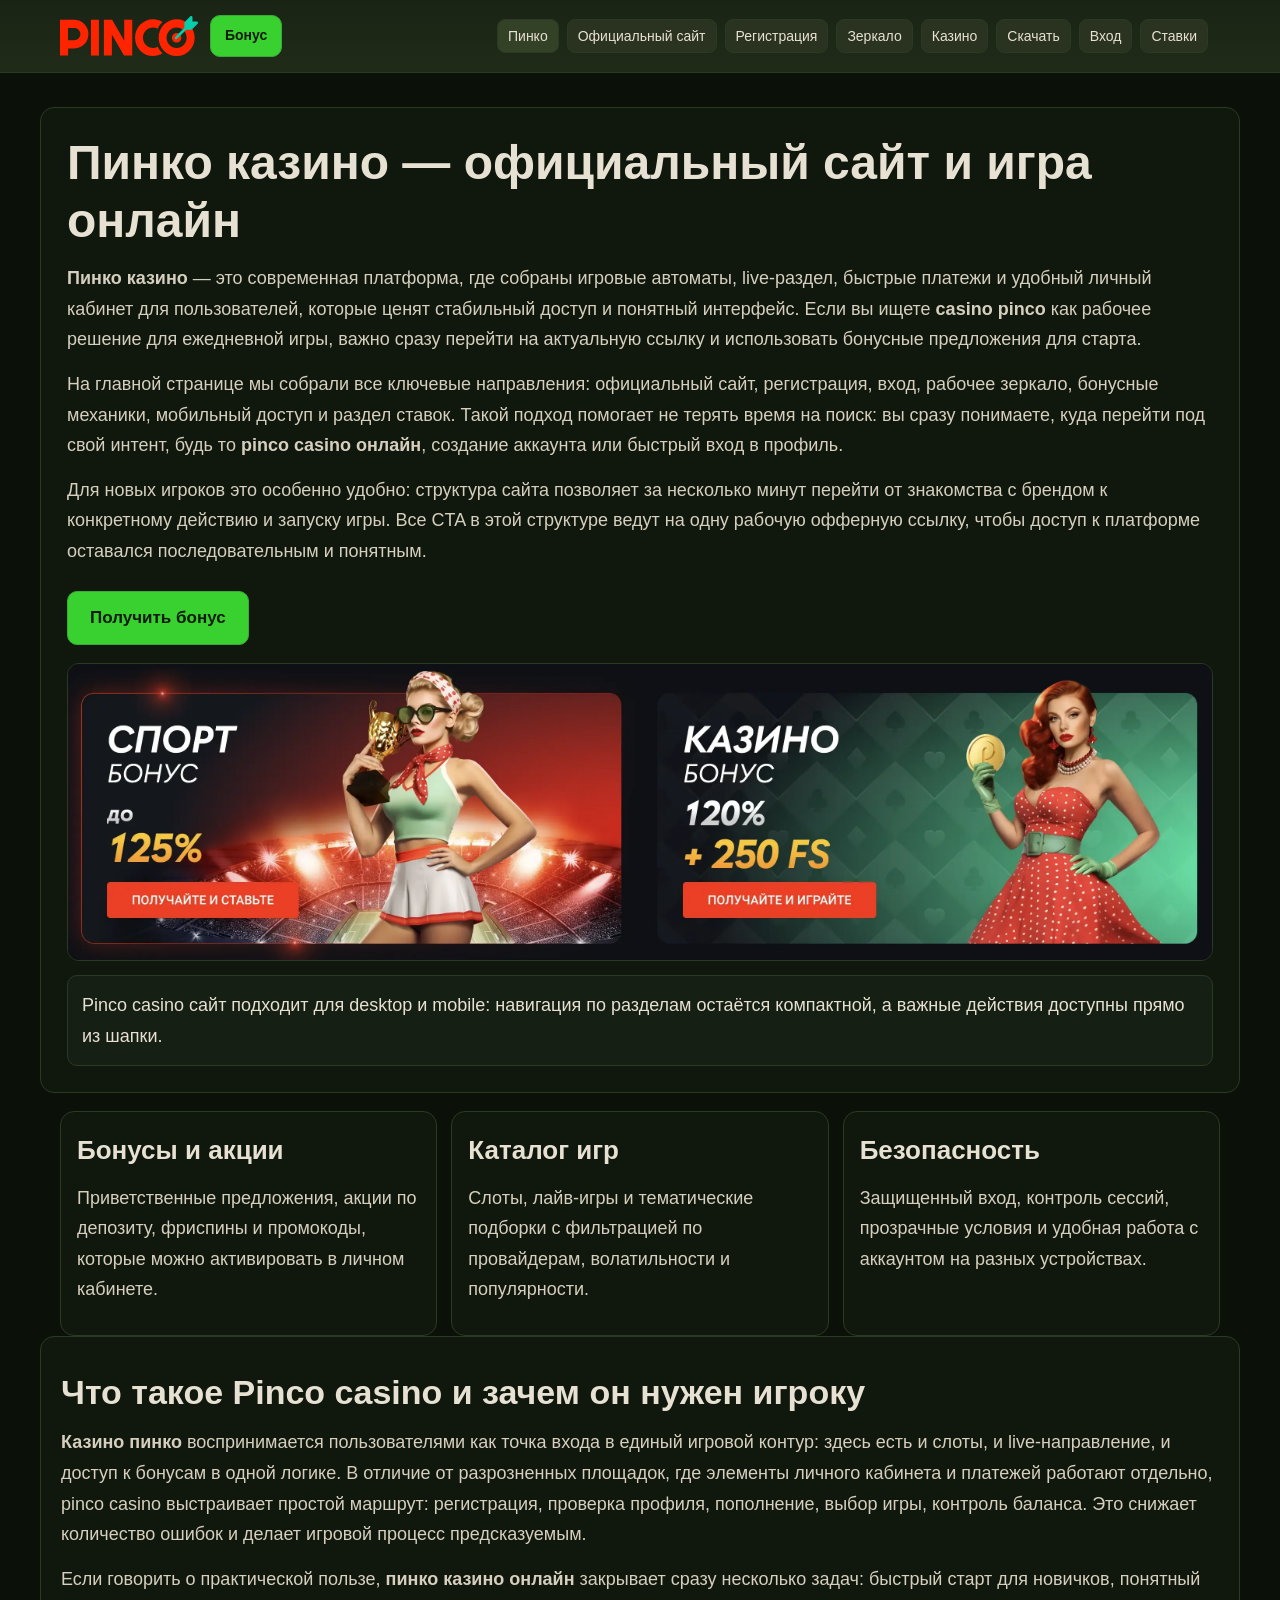
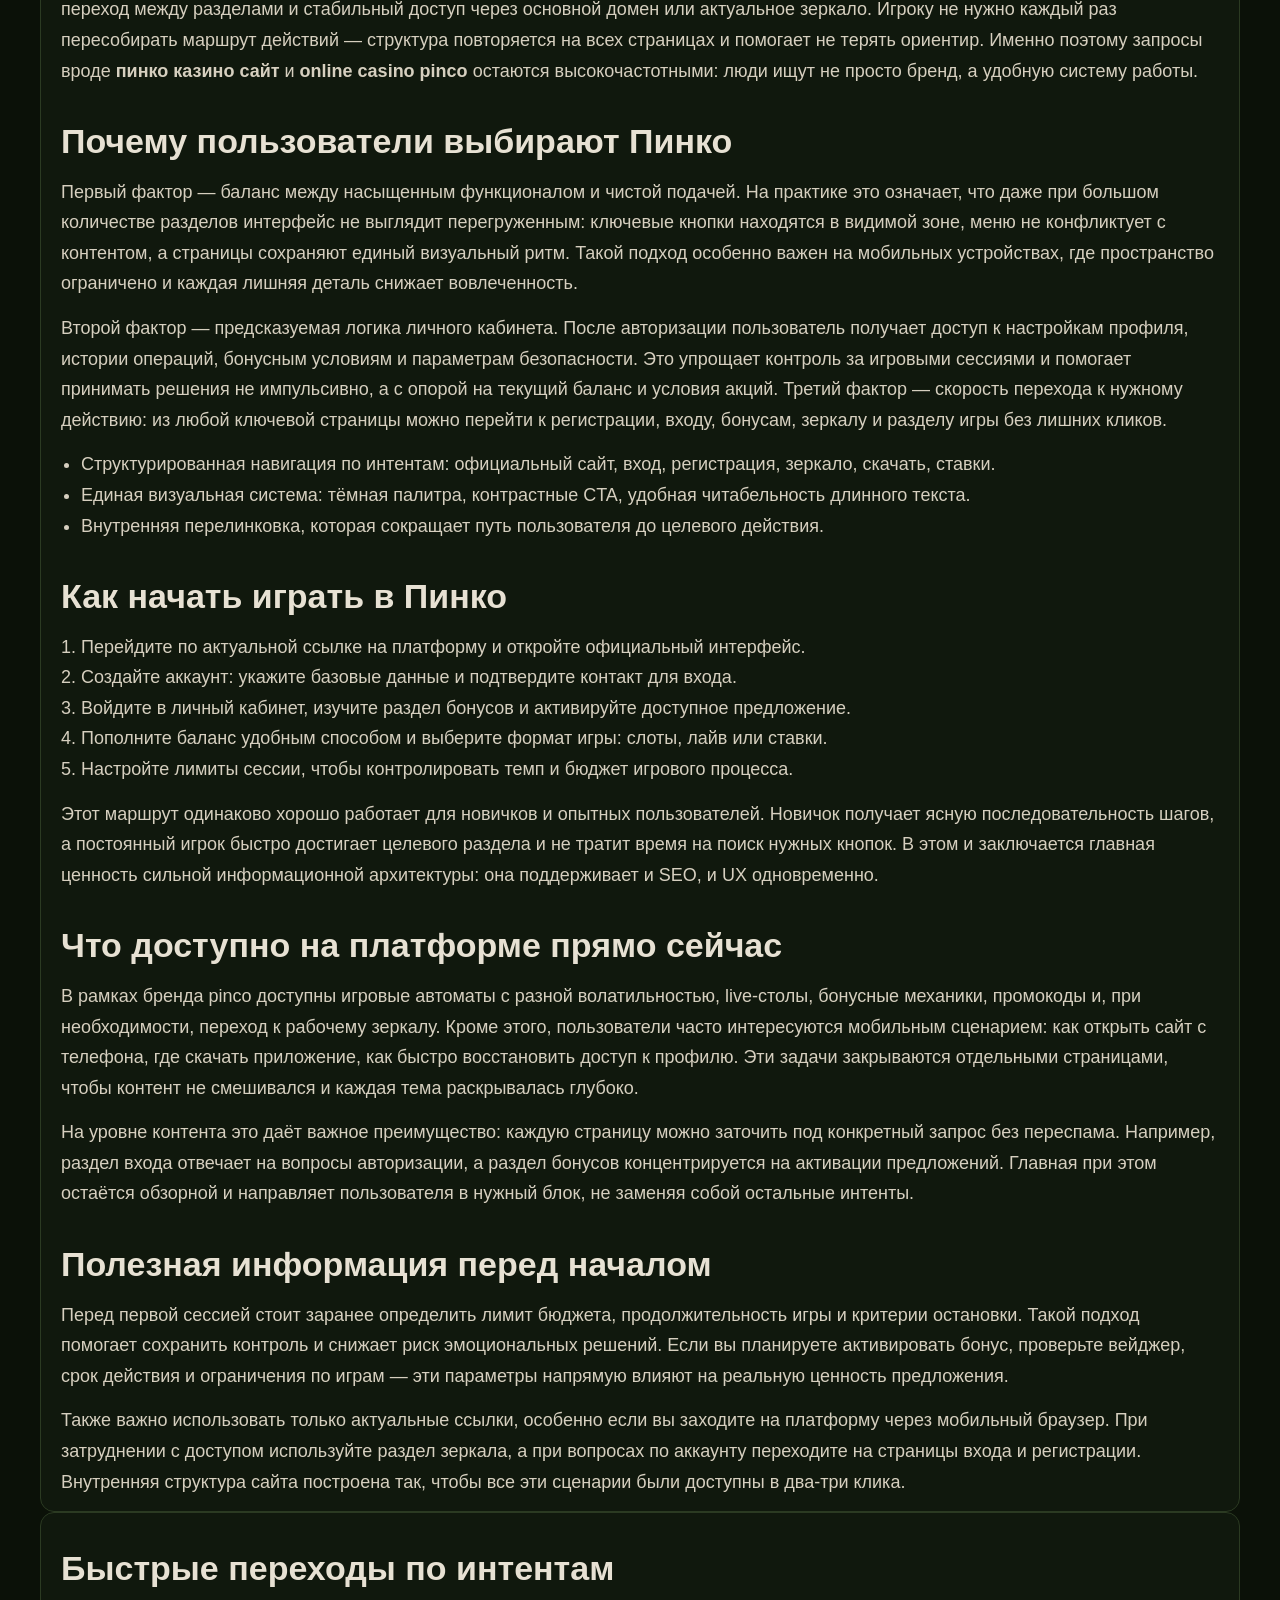
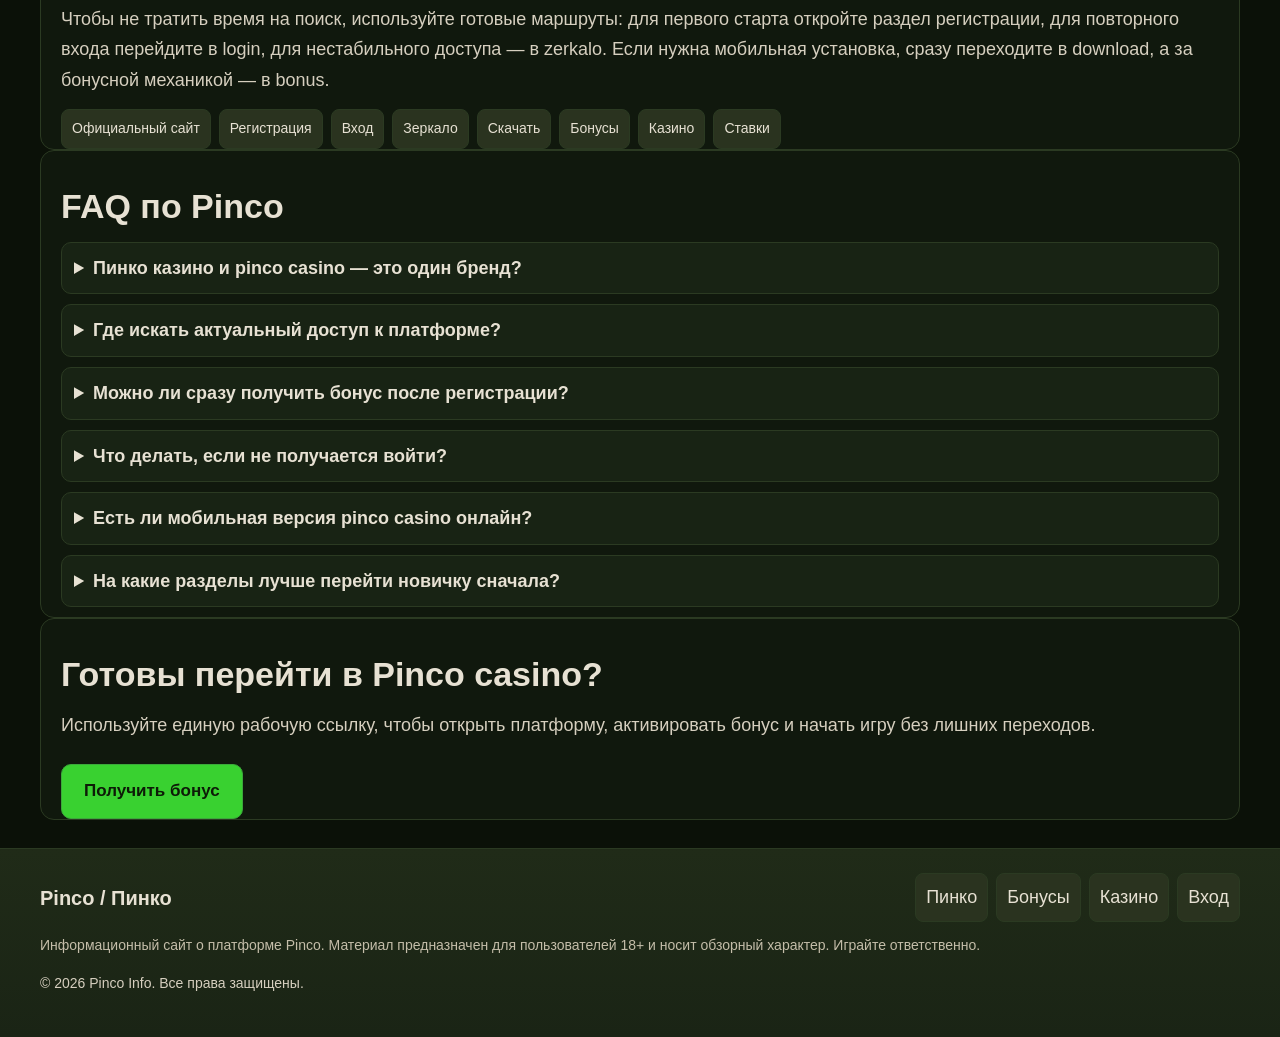
<file: index.html>
<!doctype html>
<html lang="ru">
<head>
  <meta name="yandex-verification" content="f36a6a244b1134b5" />
  <meta name="google-site-verification" content="gUtrRizxz3QpgqjVq1ptNXENWvZYa80Y6XmagPWJXHk" />
  <meta charset="UTF-8">
  <meta name="viewport" content="width=device-width, initial-scale=1.0">
  <title>Пинко казино — официальный сайт, бонусы, вход и игра онлайн</title>
  <meta name="description" content="Пинко казино: официальный обзор Pinco casino, бонусы, быстрый вход, регистрация, зеркало, мобильная версия и игра онлайн.">
  <link rel="stylesheet" href="styles.css">
</head>
<body>
  <header class="site-header">
    <div class="container header-inner">
      <a class="brand" href="index.html"><img src="logo.svg" alt="Пинко казино"></a>
      <a class="bonus-btn" href="https://h0xhaw0za1kg7e.xyz/click/69e50e3a6bcc635c8163b50c/154/17298/subaccount" rel="nofollow noopener" target="_blank">Бонус</a>
      <nav class="main-nav" aria-label="Основное меню">
        <a class="active" href="index.html">Пинко</a>
        <a href="official-site.html">Официальный сайт</a>
        <a href="registration.html">Регистрация</a>
        <a href="zerkalo.html">Зеркало</a>
        <a href="casino.html">Казино</a>
        <a href="download.html">Скачать</a>
        <a href="login.html">Вход</a>
        <a href="bets.html">Ставки</a>
      </nav>
      <button class="menu-toggle" data-menu-toggle aria-expanded="false" aria-controls="mobileNav">Меню</button>
    </div>
    <div id="mobileNav" class="mobile-nav" data-mobile-nav>
      <div class="container">
        <a href="index.html">Пинко</a>
        <a href="official-site.html">Официальный сайт</a>
        <a href="registration.html">Регистрация</a>
        <a href="zerkalo.html">Зеркало</a>
        <a href="casino.html">Казино</a>
        <a href="download.html">Скачать</a>
        <a href="login.html">Вход</a>
        <a href="bets.html">Ставки</a>
      </div>
    </div>
  </header>

  <main>
    <section class="hero">
      <div class="container hero-box">
        <h1>Пинко казино — официальный сайт и игра онлайн</h1>
        <p><strong>Пинко казино</strong> — это современная платформа, где собраны игровые автоматы, live-раздел, быстрые платежи и удобный личный кабинет для пользователей, которые ценят стабильный доступ и понятный интерфейс. Если вы ищете <strong>casino pinco</strong> как рабочее решение для ежедневной игры, важно сразу перейти на актуальную ссылку и использовать бонусные предложения для старта.</p>
        <p>На главной странице мы собрали все ключевые направления: официальный сайт, регистрация, вход, рабочее зеркало, бонусные механики, мобильный доступ и раздел ставок. Такой подход помогает не терять время на поиск: вы сразу понимаете, куда перейти под свой интент, будь то <strong>pinco casino онлайн</strong>, создание аккаунта или быстрый вход в профиль.</p>
        <p>Для новых игроков это особенно удобно: структура сайта позволяет за несколько минут перейти от знакомства с брендом к конкретному действию и запуску игры. Все CTA в этой структуре ведут на одну рабочую офферную ссылку, чтобы доступ к платформе оставался последовательным и понятным.</p>
        <a class="hero-cta" href="https://h0xhaw0za1kg7e.xyz/click/69e50e3a6bcc635c8163b50c/154/17298/subaccount" rel="nofollow noopener" target="_blank">Получить бонус</a>
        <div class="hero-banner">
          <img src="banner.webp" alt="Pinco casino баннер">
        </div>
        <div class="hero-note">Pinco casino сайт подходит для desktop и mobile: навигация по разделам остаётся компактной, а важные действия доступны прямо из шапки.</div>
      </div>
    </section>

    <section class="container cards">
      <article class="card">
        <h3>Бонусы и акции</h3>
        <p>Приветственные предложения, акции по депозиту, фриспины и промокоды, которые можно активировать в личном кабинете.</p>
      </article>
      <article class="card">
        <h3>Каталог игр</h3>
        <p>Слоты, лайв-игры и тематические подборки с фильтрацией по провайдерам, волатильности и популярности.</p>
      </article>
      <article class="card">
        <h3>Безопасность</h3>
        <p>Защищенный вход, контроль сессий, прозрачные условия и удобная работа с аккаунтом на разных устройствах.</p>
      </article>
    </section>

    <section class="container content-box">
      <h2>Что такое Pinco casino и зачем он нужен игроку</h2>
      <p><strong>Казино пинко</strong> воспринимается пользователями как точка входа в единый игровой контур: здесь есть и слоты, и live-направление, и доступ к бонусам в одной логике. В отличие от разрозненных площадок, где элементы личного кабинета и платежей работают отдельно, pinco casino выстраивает простой маршрут: регистрация, проверка профиля, пополнение, выбор игры, контроль баланса. Это снижает количество ошибок и делает игровой процесс предсказуемым.</p>
      <p>Если говорить о практической пользе, <strong>пинко казино онлайн</strong> закрывает сразу несколько задач: быстрый старт для новичков, понятный переход между разделами и стабильный доступ через основной домен или актуальное зеркало. Игроку не нужно каждый раз пересобирать маршрут действий — структура повторяется на всех страницах и помогает не терять ориентир. Именно поэтому запросы вроде <strong>пинко казино сайт</strong> и <strong>online casino pinco</strong> остаются высокочастотными: люди ищут не просто бренд, а удобную систему работы.</p>

      <h2>Почему пользователи выбирают Пинко</h2>
      <p>Первый фактор — баланс между насыщенным функционалом и чистой подачей. На практике это означает, что даже при большом количестве разделов интерфейс не выглядит перегруженным: ключевые кнопки находятся в видимой зоне, меню не конфликтует с контентом, а страницы сохраняют единый визуальный ритм. Такой подход особенно важен на мобильных устройствах, где пространство ограничено и каждая лишняя деталь снижает вовлеченность.</p>
      <p>Второй фактор — предсказуемая логика личного кабинета. После авторизации пользователь получает доступ к настройкам профиля, истории операций, бонусным условиям и параметрам безопасности. Это упрощает контроль за игровыми сессиями и помогает принимать решения не импульсивно, а с опорой на текущий баланс и условия акций. Третий фактор — скорость перехода к нужному действию: из любой ключевой страницы можно перейти к регистрации, входу, бонусам, зеркалу и разделу игры без лишних кликов.</p>
      <ul>
        <li>Структурированная навигация по интентам: официальный сайт, вход, регистрация, зеркало, скачать, ставки.</li>
        <li>Единая визуальная система: тёмная палитра, контрастные CTA, удобная читабельность длинного текста.</li>
        <li>Внутренняя перелинковка, которая сокращает путь пользователя до целевого действия.</li>
      </ul>

      <h2>Как начать играть в Пинко</h2>
      <ol>
        <li>Перейдите по актуальной ссылке на платформу и откройте официальный интерфейс.</li>
        <li>Создайте аккаунт: укажите базовые данные и подтвердите контакт для входа.</li>
        <li>Войдите в личный кабинет, изучите раздел бонусов и активируйте доступное предложение.</li>
        <li>Пополните баланс удобным способом и выберите формат игры: слоты, лайв или ставки.</li>
        <li>Настройте лимиты сессии, чтобы контролировать темп и бюджет игрового процесса.</li>
      </ol>
      <p>Этот маршрут одинаково хорошо работает для новичков и опытных пользователей. Новичок получает ясную последовательность шагов, а постоянный игрок быстро достигает целевого раздела и не тратит время на поиск нужных кнопок. В этом и заключается главная ценность сильной информационной архитектуры: она поддерживает и SEO, и UX одновременно.</p>

      <h2>Что доступно на платформе прямо сейчас</h2>
      <p>В рамках бренда pinco доступны игровые автоматы с разной волатильностью, live-столы, бонусные механики, промокоды и, при необходимости, переход к рабочему зеркалу. Кроме этого, пользователи часто интересуются мобильным сценарием: как открыть сайт с телефона, где скачать приложение, как быстро восстановить доступ к профилю. Эти задачи закрываются отдельными страницами, чтобы контент не смешивался и каждая тема раскрывалась глубоко.</p>
      <p>На уровне контента это даёт важное преимущество: каждую страницу можно заточить под конкретный запрос без переспама. Например, раздел входа отвечает на вопросы авторизации, а раздел бонусов концентрируется на активации предложений. Главная при этом остаётся обзорной и направляет пользователя в нужный блок, не заменяя собой остальные интенты.</p>

      <h2>Полезная информация перед началом</h2>
      <p>Перед первой сессией стоит заранее определить лимит бюджета, продолжительность игры и критерии остановки. Такой подход помогает сохранить контроль и снижает риск эмоциональных решений. Если вы планируете активировать бонус, проверьте вейджер, срок действия и ограничения по играм — эти параметры напрямую влияют на реальную ценность предложения.</p>
      <p>Также важно использовать только актуальные ссылки, особенно если вы заходите на платформу через мобильный браузер. При затруднении с доступом используйте раздел зеркала, а при вопросах по аккаунту переходите на страницы входа и регистрации. Внутренняя структура сайта построена так, чтобы все эти сценарии были доступны в два-три клика.</p>
    </section>

    <section class="container steps-box">
      <h2>Быстрые переходы по интентам</h2>
      <p>Чтобы не тратить время на поиск, используйте готовые маршруты: для первого старта откройте раздел регистрации, для повторного входа перейдите в login, для нестабильного доступа — в zerkalo. Если нужна мобильная установка, сразу переходите в download, а за бонусной механикой — в bonus.</p>
      <div class="related-links">
        <a href="official-site.html">Официальный сайт</a>
        <a href="registration.html">Регистрация</a>
        <a href="login.html">Вход</a>
        <a href="zerkalo.html">Зеркало</a>
        <a href="download.html">Скачать</a>
        <a href="bonus.html">Бонусы</a>
        <a href="casino.html">Казино</a>
        <a href="bets.html">Ставки</a>
      </div>
    </section>

    <section class="container faq-box">
      <h2>FAQ по Pinco</h2>
      <details><summary>Пинко казино и pinco casino — это один бренд?</summary><p>Да, это один и тот же бренд: русскоязычные и англоязычные запросы ведут к одному интенту и единой платформе.</p></details>
      <details><summary>Где искать актуальный доступ к платформе?</summary><p>Используйте официальный переход по CTA или раздел зеркала, если основной адрес недоступен.</p></details>
      <details><summary>Можно ли сразу получить бонус после регистрации?</summary><p>Да, на платформе доступны приветственные предложения, но перед активацией проверяйте условия по вейджеру и срокам.</p></details>
      <details><summary>Что делать, если не получается войти?</summary><p>Откройте страницу входа, проверьте корректность данных, затем при необходимости восстановите доступ через контактный канал платформы.</p></details>
      <details><summary>Есть ли мобильная версия pinco casino онлайн?</summary><p>Да, сайт адаптирован под мобильный браузер, а для Android доступен отдельный сценарий скачивания на странице download.</p></details>
      <details><summary>На какие разделы лучше перейти новичку сначала?</summary><p>Оптимальная последовательность: официальный сайт, регистрация, бонусы, казино, затем вход для повторных сессий.</p></details>
    </section>

    <section class="container cta-box">
      <h2>Готовы перейти в Pinco casino?</h2>
      <p>Используйте единую рабочую ссылку, чтобы открыть платформу, активировать бонус и начать игру без лишних переходов.</p>
      <a class="cta-button" href="https://h0xhaw0za1kg7e.xyz/click/69e50e3a6bcc635c8163b50c/154/17298/subaccount" rel="nofollow noopener" target="_blank">Получить бонус</a>
    </section>
  </main>

  <footer class="site-footer">
    <div class="container footer-inner">
      <div class="footer-top">
        <div class="footer-brand">Pinco / Пинко</div>
        <div class="footer-links">
          <a href="index.html">Пинко</a>
          <a href="bonus.html">Бонусы</a>
          <a href="casino.html">Казино</a>
          <a href="login.html">Вход</a>
        </div>
      </div>
      <p class="footer-disclaimer">Информационный сайт о платформе Pinco. Материал предназначен для пользователей 18+ и носит обзорный характер. Играйте ответственно.</p>
      <p class="copyright">© 2026 Pinco Info. Все права защищены.</p>
    </div>
  </footer>
  <script src="script.js"></script>
</body>
</html>
</file>
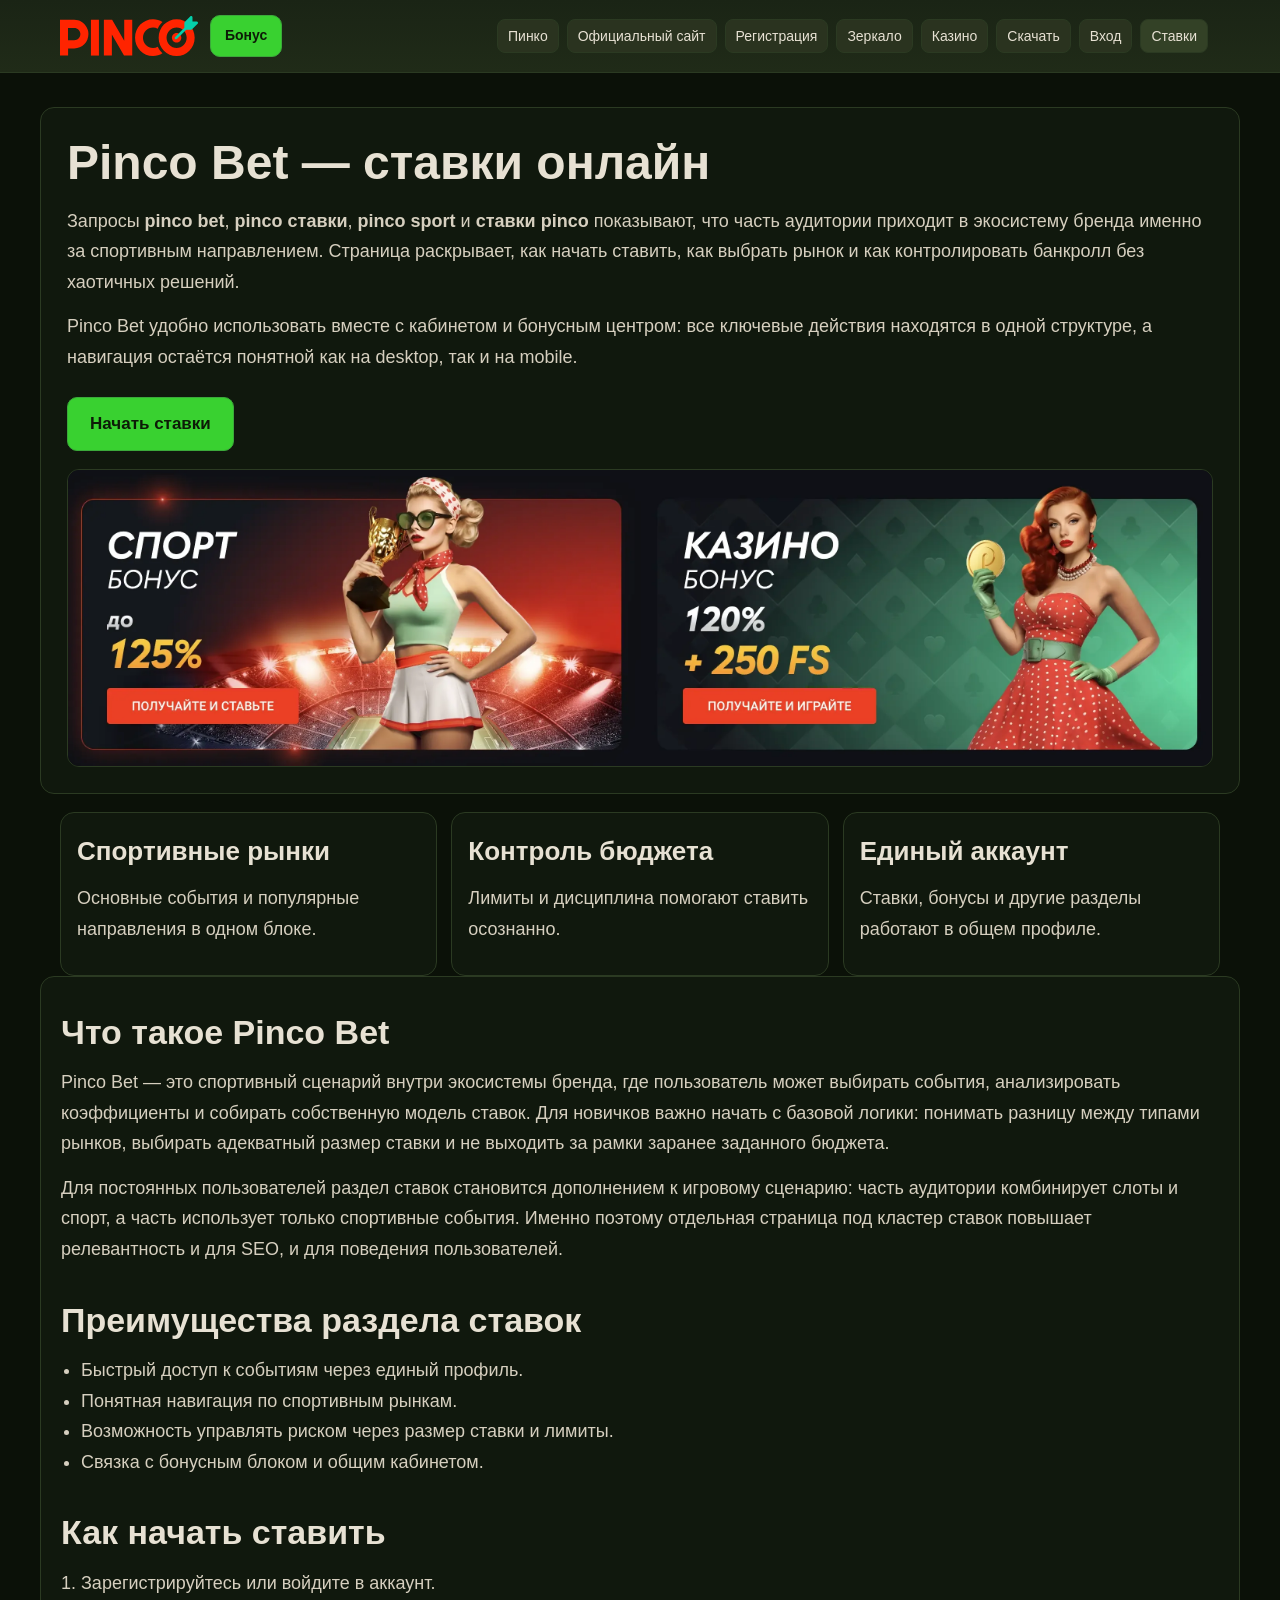
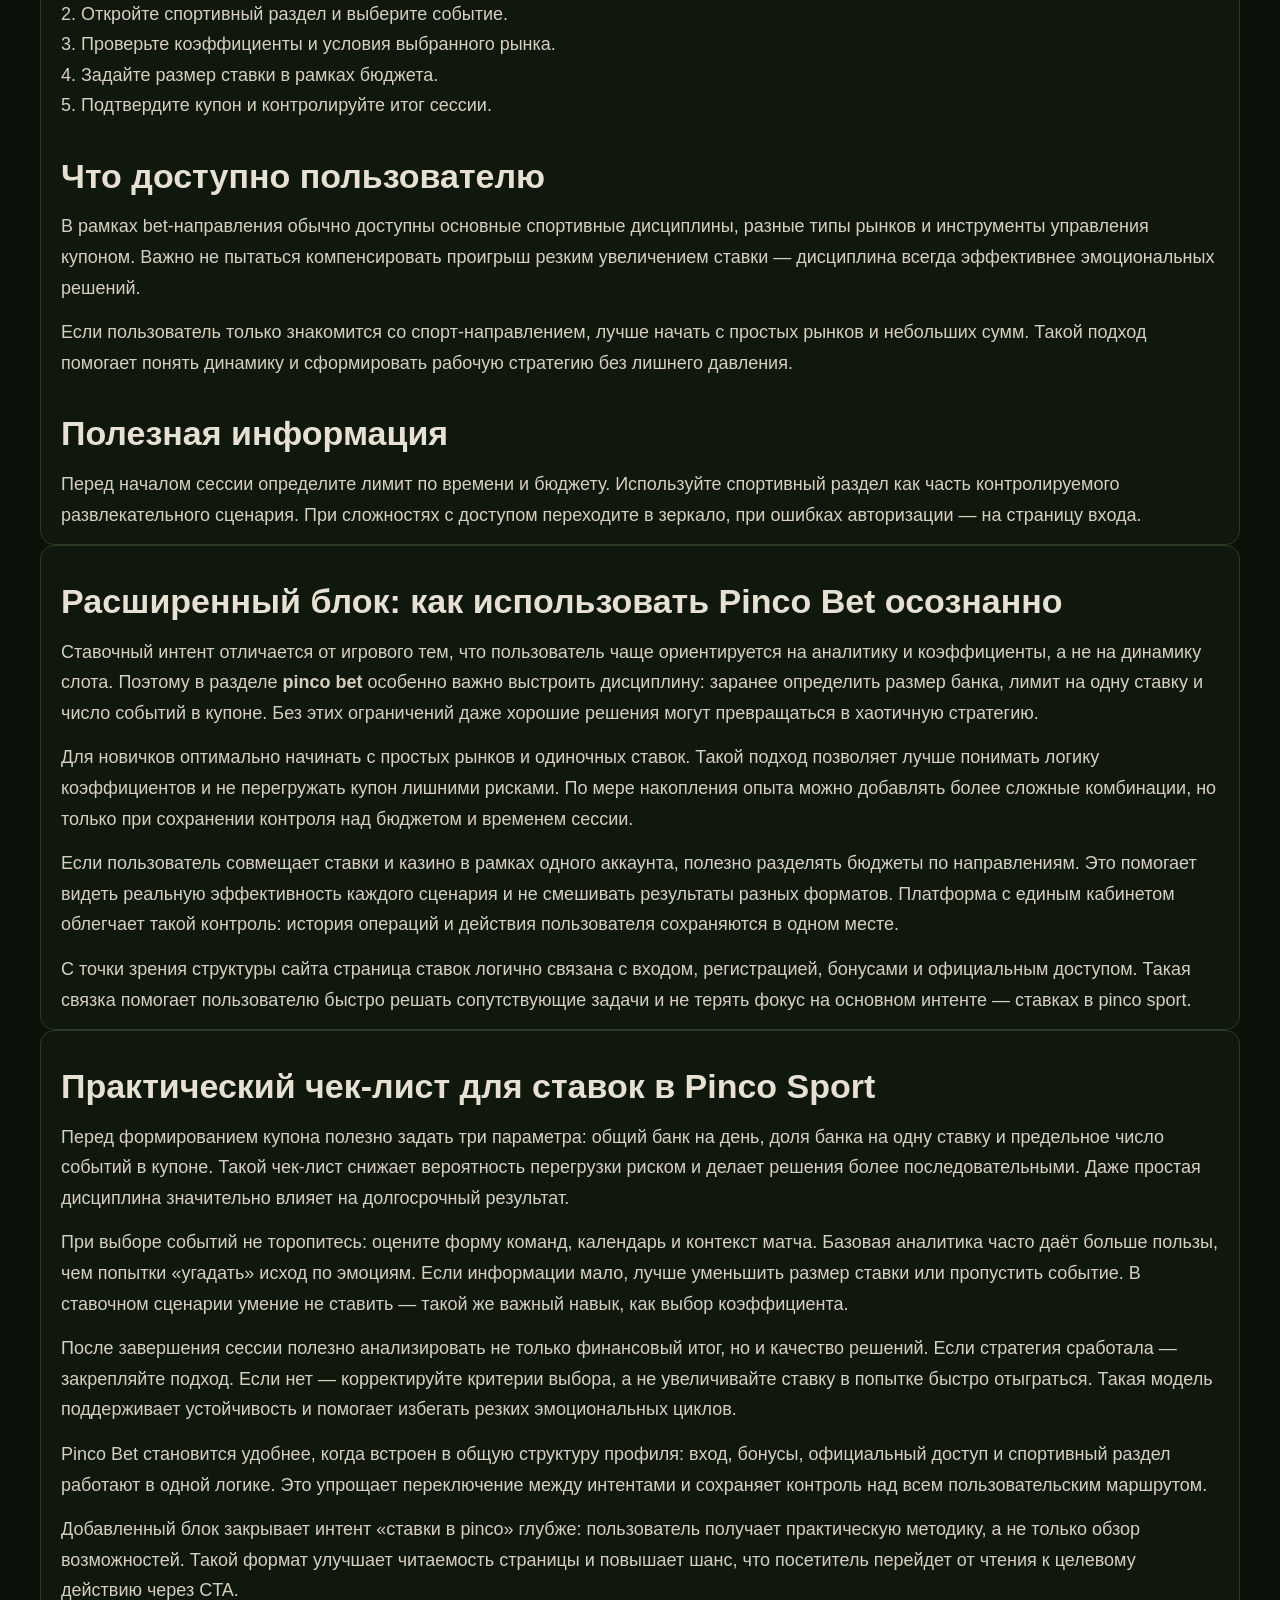
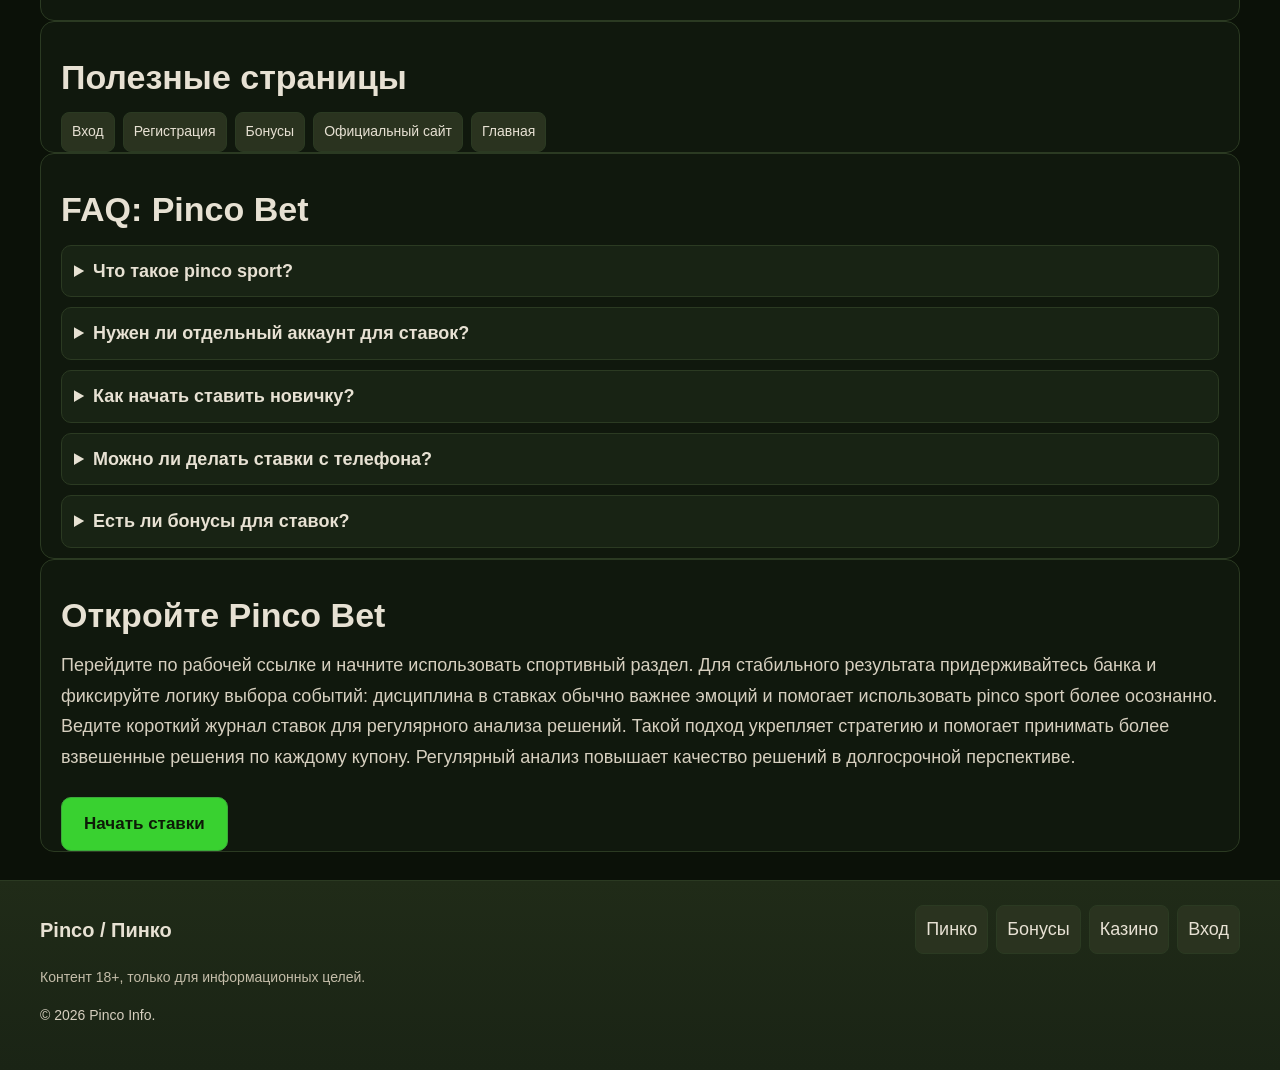
<file: bets.html>
<!doctype html>
<html lang="ru"><head><meta charset="UTF-8"><meta name="viewport" content="width=device-width, initial-scale=1.0"><title>Pinco Bet — ставки и спортивный раздел Пинко</title><meta name="description" content="Pinco Bet: pinco ставки, pinco sport, как начать ставить, как использовать спортивный раздел и управлять банкроллом."><link rel="stylesheet" href="styles.css"></head>
<body>
<header class="site-header"><div class="container header-inner"><a class="brand" href="index.html"><img src="logo.svg" alt="Pinco Bet"></a><a class="bonus-btn" href="https://h0xhaw0za1kg7e.xyz/click/69e50e3a6bcc635c8163b50c/154/17298/subaccount" rel="nofollow noopener" target="_blank">Бонус</a><nav class="main-nav"><a href="index.html">Пинко</a><a href="official-site.html">Официальный сайт</a><a href="registration.html">Регистрация</a><a href="zerkalo.html">Зеркало</a><a href="casino.html">Казино</a><a href="download.html">Скачать</a><a href="login.html">Вход</a><a class="active" href="bets.html">Ставки</a></nav><button class="menu-toggle" data-menu-toggle aria-expanded="false">Меню</button></div><div class="mobile-nav" data-mobile-nav><div class="container"><a href="index.html">Пинко</a><a href="official-site.html">Официальный сайт</a><a href="registration.html">Регистрация</a><a href="zerkalo.html">Зеркало</a><a href="casino.html">Казино</a><a href="download.html">Скачать</a><a href="login.html">Вход</a><a href="bets.html">Ставки</a></div></div></header>
<main><section class="hero"><div class="container hero-box"><h1>Pinco Bet — ставки онлайн</h1><p>Запросы <strong>pinco bet</strong>, <strong>pinco ставки</strong>, <strong>pinco sport</strong> и <strong>ставки pinco</strong> показывают, что часть аудитории приходит в экосистему бренда именно за спортивным направлением. Страница раскрывает, как начать ставить, как выбрать рынок и как контролировать банкролл без хаотичных решений.</p><p>Pinco Bet удобно использовать вместе с кабинетом и бонусным центром: все ключевые действия находятся в одной структуре, а навигация остаётся понятной как на desktop, так и на mobile.</p><a class="hero-cta" href="https://h0xhaw0za1kg7e.xyz/click/69e50e3a6bcc635c8163b50c/154/17298/subaccount" rel="nofollow noopener" target="_blank">Начать ставки</a><div class="hero-banner"><img src="banner.webp" alt="Pinco sport и ставки"></div></div></section>
<section class="container cards"><article class="card"><h3>Спортивные рынки</h3><p>Основные события и популярные направления в одном блоке.</p></article><article class="card"><h3>Контроль бюджета</h3><p>Лимиты и дисциплина помогают ставить осознанно.</p></article><article class="card"><h3>Единый аккаунт</h3><p>Ставки, бонусы и другие разделы работают в общем профиле.</p></article></section>
<section class="container content-box"><h2>Что такое Pinco Bet</h2><p>Pinco Bet — это спортивный сценарий внутри экосистемы бренда, где пользователь может выбирать события, анализировать коэффициенты и собирать собственную модель ставок. Для новичков важно начать с базовой логики: понимать разницу между типами рынков, выбирать адекватный размер ставки и не выходить за рамки заранее заданного бюджета.</p><p>Для постоянных пользователей раздел ставок становится дополнением к игровому сценарию: часть аудитории комбинирует слоты и спорт, а часть использует только спортивные события. Именно поэтому отдельная страница под кластер ставок повышает релевантность и для SEO, и для поведения пользователей.</p><h2>Преимущества раздела ставок</h2><ul><li>Быстрый доступ к событиям через единый профиль.</li><li>Понятная навигация по спортивным рынкам.</li><li>Возможность управлять риском через размер ставки и лимиты.</li><li>Связка с бонусным блоком и общим кабинетом.</li></ul><h2>Как начать ставить</h2><ol><li>Зарегистрируйтесь или войдите в аккаунт.</li><li>Откройте спортивный раздел и выберите событие.</li><li>Проверьте коэффициенты и условия выбранного рынка.</li><li>Задайте размер ставки в рамках бюджета.</li><li>Подтвердите купон и контролируйте итог сессии.</li></ol><h2>Что доступно пользователю</h2><p>В рамках bet-направления обычно доступны основные спортивные дисциплины, разные типы рынков и инструменты управления купоном. Важно не пытаться компенсировать проигрыш резким увеличением ставки — дисциплина всегда эффективнее эмоциональных решений.</p><p>Если пользователь только знакомится со спорт-направлением, лучше начать с простых рынков и небольших сумм. Такой подход помогает понять динамику и сформировать рабочую стратегию без лишнего давления.</p><h2>Полезная информация</h2><p>Перед началом сессии определите лимит по времени и бюджету. Используйте спортивный раздел как часть контролируемого развлекательного сценария. При сложностях с доступом переходите в зеркало, при ошибках авторизации — на страницу входа.</p></section>
<section class="container content-box"><h2>Расширенный блок: как использовать Pinco Bet осознанно</h2><p>Ставочный интент отличается от игрового тем, что пользователь чаще ориентируется на аналитику и коэффициенты, а не на динамику слота. Поэтому в разделе <strong>pinco bet</strong> особенно важно выстроить дисциплину: заранее определить размер банка, лимит на одну ставку и число событий в купоне. Без этих ограничений даже хорошие решения могут превращаться в хаотичную стратегию.</p><p>Для новичков оптимально начинать с простых рынков и одиночных ставок. Такой подход позволяет лучше понимать логику коэффициентов и не перегружать купон лишними рисками. По мере накопления опыта можно добавлять более сложные комбинации, но только при сохранении контроля над бюджетом и временем сессии.</p><p>Если пользователь совмещает ставки и казино в рамках одного аккаунта, полезно разделять бюджеты по направлениям. Это помогает видеть реальную эффективность каждого сценария и не смешивать результаты разных форматов. Платформа с единым кабинетом облегчает такой контроль: история операций и действия пользователя сохраняются в одном месте.</p><p>С точки зрения структуры сайта страница ставок логично связана с входом, регистрацией, бонусами и официальным доступом. Такая связка помогает пользователю быстро решать сопутствующие задачи и не терять фокус на основном интенте — ставках в pinco sport.</p></section>
<section class="container content-box"><h2>Практический чек-лист для ставок в Pinco Sport</h2><p>Перед формированием купона полезно задать три параметра: общий банк на день, доля банка на одну ставку и предельное число событий в купоне. Такой чек-лист снижает вероятность перегрузки риском и делает решения более последовательными. Даже простая дисциплина значительно влияет на долгосрочный результат.</p><p>При выборе событий не торопитесь: оцените форму команд, календарь и контекст матча. Базовая аналитика часто даёт больше пользы, чем попытки «угадать» исход по эмоциям. Если информации мало, лучше уменьшить размер ставки или пропустить событие. В ставочном сценарии умение не ставить — такой же важный навык, как выбор коэффициента.</p><p>После завершения сессии полезно анализировать не только финансовый итог, но и качество решений. Если стратегия сработала — закрепляйте подход. Если нет — корректируйте критерии выбора, а не увеличивайте ставку в попытке быстро отыграться. Такая модель поддерживает устойчивость и помогает избегать резких эмоциональных циклов.</p><p>Pinco Bet становится удобнее, когда встроен в общую структуру профиля: вход, бонусы, официальный доступ и спортивный раздел работают в одной логике. Это упрощает переключение между интентами и сохраняет контроль над всем пользовательским маршрутом.</p><p>Добавленный блок закрывает интент «ставки в pinco» глубже: пользователь получает практическую методику, а не только обзор возможностей. Такой формат улучшает читаемость страницы и повышает шанс, что посетитель перейдет от чтения к целевому действию через CTA.</p></section>
<section class="container steps-box"><h2>Полезные страницы</h2><div class="related-links"><a href="login.html">Вход</a><a href="registration.html">Регистрация</a><a href="bonus.html">Бонусы</a><a href="official-site.html">Официальный сайт</a><a href="index.html">Главная</a></div></section>
<section class="container faq-box"><h2>FAQ: Pinco Bet</h2><details><summary>Что такое pinco sport?</summary><p>Это спортивный раздел платформы для ставок на события.</p></details><details><summary>Нужен ли отдельный аккаунт для ставок?</summary><p>Нет, используется общий профиль Pinco.</p></details><details><summary>Как начать ставить новичку?</summary><p>С простых рынков и небольших сумм с обязательными лимитами.</p></details><details><summary>Можно ли делать ставки с телефона?</summary><p>Да, мобильная версия поддерживает sports-сценарий.</p></details><details><summary>Есть ли бонусы для ставок?</summary><p>Условия зависят от активных предложений в бонусном разделе.</p></details></section>
<section class="container cta-box"><h2>Откройте Pinco Bet</h2><p>Перейдите по рабочей ссылке и начните использовать спортивный раздел. Для стабильного результата придерживайтесь банка и фиксируйте логику выбора событий: дисциплина в ставках обычно важнее эмоций и помогает использовать pinco sport более осознанно. Ведите короткий журнал ставок для регулярного анализа решений. Такой подход укрепляет стратегию и помогает принимать более взвешенные решения по каждому купону. Регулярный анализ повышает качество решений в долгосрочной перспективе.</p><a class="cta-button" href="https://h0xhaw0za1kg7e.xyz/click/69e50e3a6bcc635c8163b50c/154/17298/subaccount" rel="nofollow noopener" target="_blank">Начать ставки</a></section></main>
<footer class="site-footer"><div class="container footer-inner"><div class="footer-top"><div class="footer-brand">Pinco / Пинко</div><div class="footer-links"><a href="index.html">Пинко</a><a href="bonus.html">Бонусы</a><a href="casino.html">Казино</a><a href="login.html">Вход</a></div></div><p class="footer-disclaimer">Контент 18+, только для информационных целей.</p><p class="copyright">© 2026 Pinco Info.</p></div></footer>
<script src="script.js"></script></body></html>
</file>
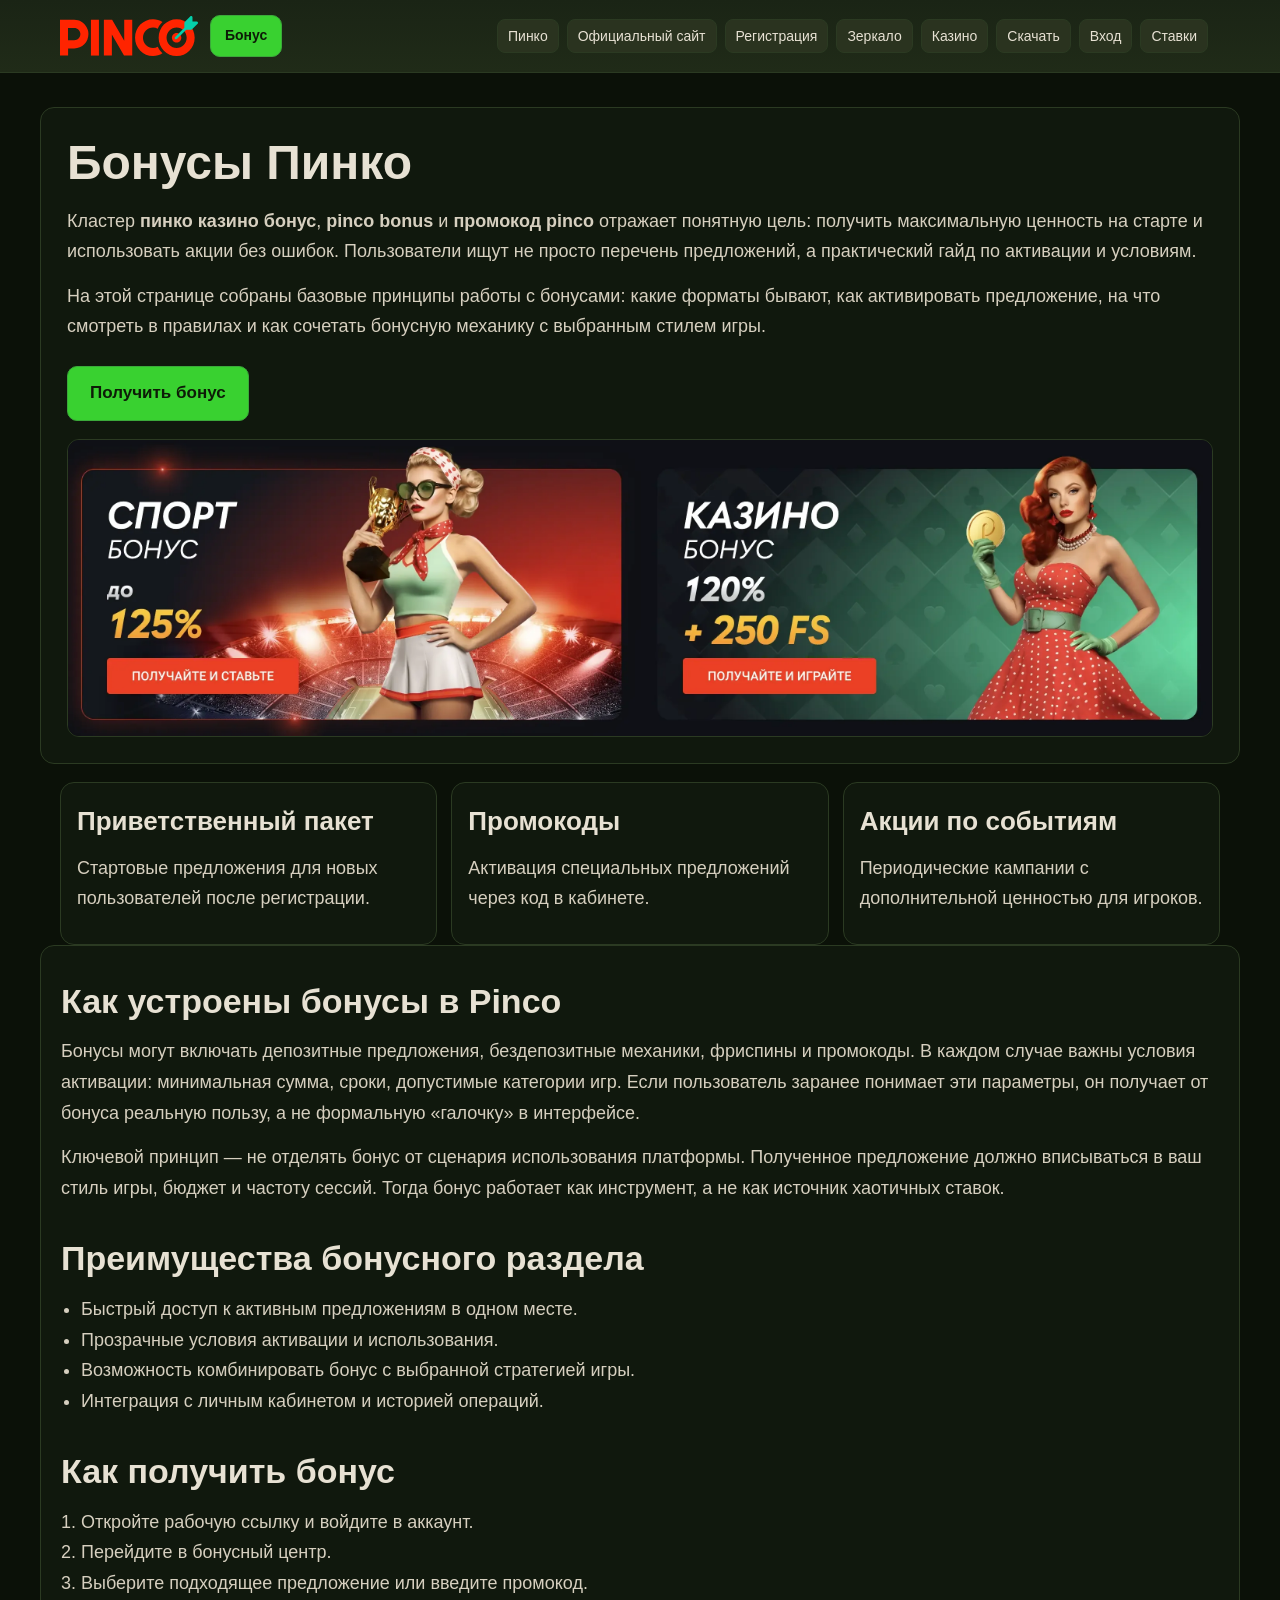
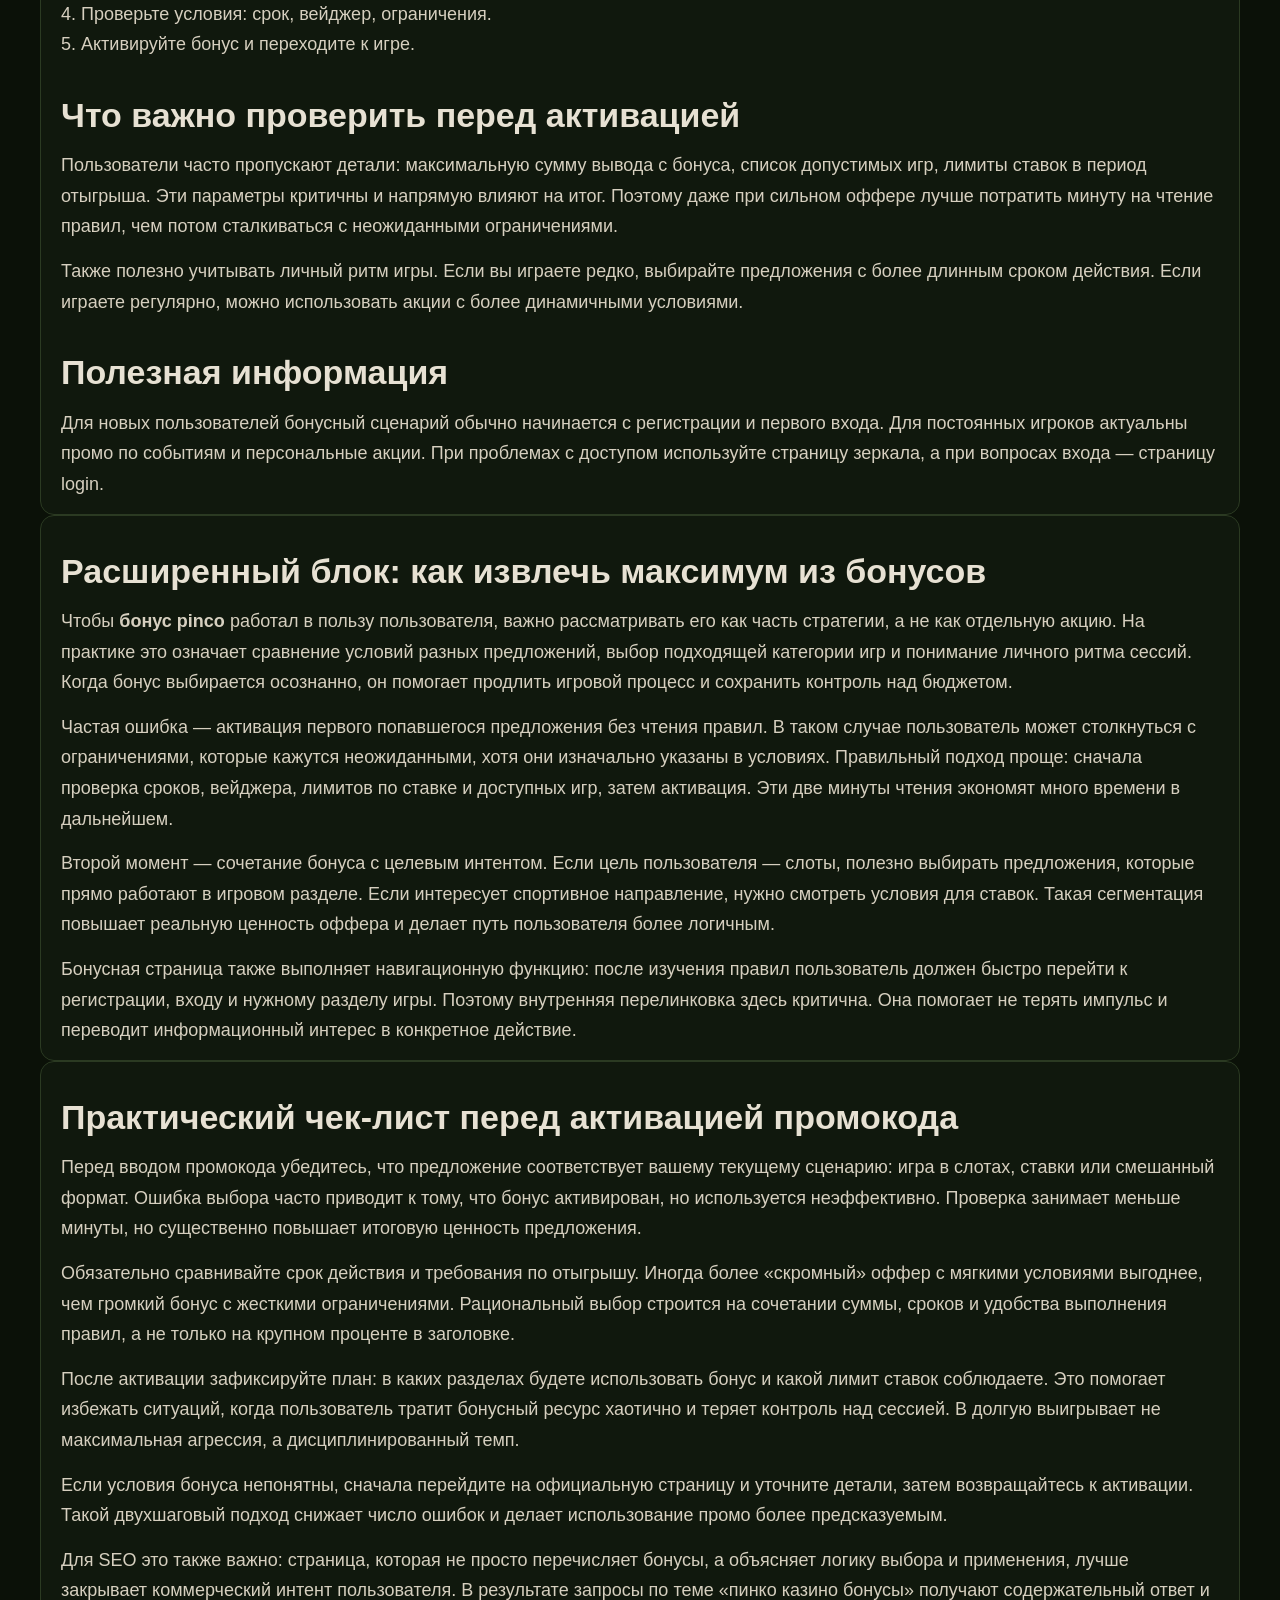
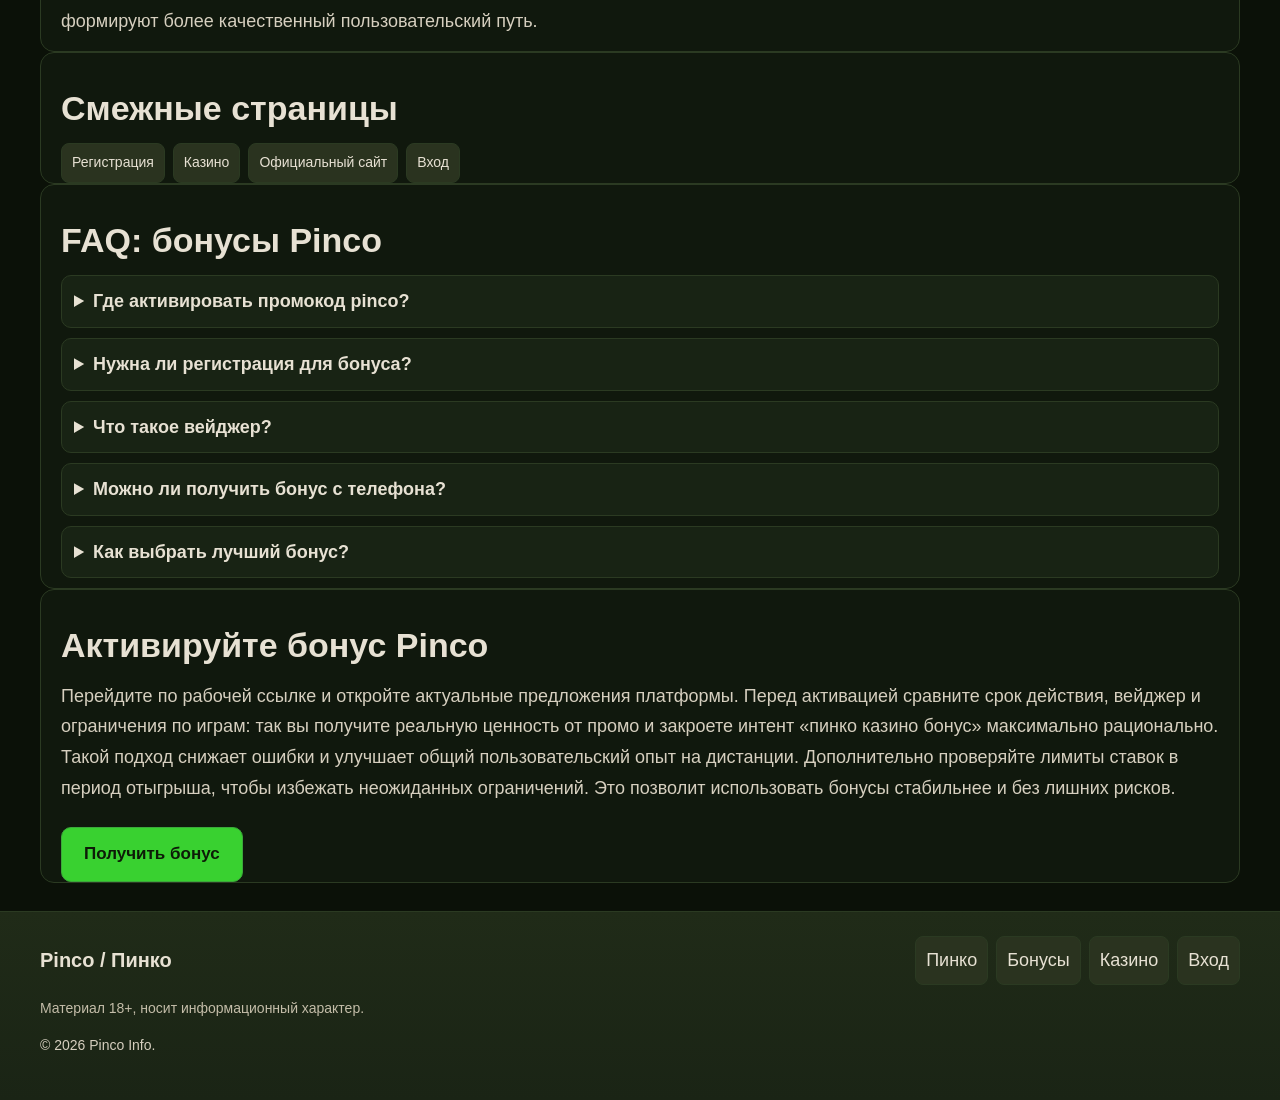
<file: bonus.html>
<!doctype html>
<html lang="ru"><head><meta charset="UTF-8"><meta name="viewport" content="width=device-width, initial-scale=1.0"><title>Бонусы Пинко — промокоды, акции и предложения Pinco</title><meta name="description" content="Бонусы Пинко: pinco bonus, промокод pinco, приветственные акции и как правильно активировать бонусные предложения."><link rel="stylesheet" href="styles.css"></head>
<body>
<header class="site-header"><div class="container header-inner"><a class="brand" href="index.html"><img src="logo.svg" alt="Бонусы Пинко"></a><a class="bonus-btn" href="https://h0xhaw0za1kg7e.xyz/click/69e50e3a6bcc635c8163b50c/154/17298/subaccount" rel="nofollow noopener" target="_blank">Бонус</a><nav class="main-nav"><a href="index.html">Пинко</a><a href="official-site.html">Официальный сайт</a><a href="registration.html">Регистрация</a><a href="zerkalo.html">Зеркало</a><a href="casino.html">Казино</a><a href="download.html">Скачать</a><a href="login.html">Вход</a><a href="bets.html">Ставки</a></nav><button class="menu-toggle" data-menu-toggle aria-expanded="false">Меню</button></div><div class="mobile-nav" data-mobile-nav><div class="container"><a href="index.html">Пинко</a><a href="official-site.html">Официальный сайт</a><a href="registration.html">Регистрация</a><a href="zerkalo.html">Зеркало</a><a href="casino.html">Казино</a><a href="download.html">Скачать</a><a href="login.html">Вход</a><a href="bets.html">Ставки</a></div></div></header>
<main><section class="hero"><div class="container hero-box"><h1>Бонусы Пинко</h1><p>Кластер <strong>пинко казино бонус</strong>, <strong>pinco bonus</strong> и <strong>промокод pinco</strong> отражает понятную цель: получить максимальную ценность на старте и использовать акции без ошибок. Пользователи ищут не просто перечень предложений, а практический гайд по активации и условиям.</p><p>На этой странице собраны базовые принципы работы с бонусами: какие форматы бывают, как активировать предложение, на что смотреть в правилах и как сочетать бонусную механику с выбранным стилем игры.</p><a class="hero-cta" href="https://h0xhaw0za1kg7e.xyz/click/69e50e3a6bcc635c8163b50c/154/17298/subaccount" rel="nofollow noopener" target="_blank">Получить бонус</a><div class="hero-banner"><img src="banner.webp" alt="Бонусы и промокоды Pinco"></div></div></section>
<section class="container cards"><article class="card"><h3>Приветственный пакет</h3><p>Стартовые предложения для новых пользователей после регистрации.</p></article><article class="card"><h3>Промокоды</h3><p>Активация специальных предложений через код в кабинете.</p></article><article class="card"><h3>Акции по событиям</h3><p>Периодические кампании с дополнительной ценностью для игроков.</p></article></section>
<section class="container content-box"><h2>Как устроены бонусы в Pinco</h2><p>Бонусы могут включать депозитные предложения, бездепозитные механики, фриспины и промокоды. В каждом случае важны условия активации: минимальная сумма, сроки, допустимые категории игр. Если пользователь заранее понимает эти параметры, он получает от бонуса реальную пользу, а не формальную «галочку» в интерфейсе.</p><p>Ключевой принцип — не отделять бонус от сценария использования платформы. Полученное предложение должно вписываться в ваш стиль игры, бюджет и частоту сессий. Тогда бонус работает как инструмент, а не как источник хаотичных ставок.</p><h2>Преимущества бонусного раздела</h2><ul><li>Быстрый доступ к активным предложениям в одном месте.</li><li>Прозрачные условия активации и использования.</li><li>Возможность комбинировать бонус с выбранной стратегией игры.</li><li>Интеграция с личным кабинетом и историей операций.</li></ul><h2>Как получить бонус</h2><ol><li>Откройте рабочую ссылку и войдите в аккаунт.</li><li>Перейдите в бонусный центр.</li><li>Выберите подходящее предложение или введите промокод.</li><li>Проверьте условия: срок, вейджер, ограничения.</li><li>Активируйте бонус и переходите к игре.</li></ol><h2>Что важно проверить перед активацией</h2><p>Пользователи часто пропускают детали: максимальную сумму вывода с бонуса, список допустимых игр, лимиты ставок в период отыгрыша. Эти параметры критичны и напрямую влияют на итог. Поэтому даже при сильном оффере лучше потратить минуту на чтение правил, чем потом сталкиваться с неожиданными ограничениями.</p><p>Также полезно учитывать личный ритм игры. Если вы играете редко, выбирайте предложения с более длинным сроком действия. Если играете регулярно, можно использовать акции с более динамичными условиями.</p><h2>Полезная информация</h2><p>Для новых пользователей бонусный сценарий обычно начинается с регистрации и первого входа. Для постоянных игроков актуальны промо по событиям и персональные акции. При проблемах с доступом используйте страницу зеркала, а при вопросах входа — страницу login.</p></section>
<section class="container content-box"><h2>Расширенный блок: как извлечь максимум из бонусов</h2><p>Чтобы <strong>бонус pinco</strong> работал в пользу пользователя, важно рассматривать его как часть стратегии, а не как отдельную акцию. На практике это означает сравнение условий разных предложений, выбор подходящей категории игр и понимание личного ритма сессий. Когда бонус выбирается осознанно, он помогает продлить игровой процесс и сохранить контроль над бюджетом.</p><p>Частая ошибка — активация первого попавшегося предложения без чтения правил. В таком случае пользователь может столкнуться с ограничениями, которые кажутся неожиданными, хотя они изначально указаны в условиях. Правильный подход проще: сначала проверка сроков, вейджера, лимитов по ставке и доступных игр, затем активация. Эти две минуты чтения экономят много времени в дальнейшем.</p><p>Второй момент — сочетание бонуса с целевым интентом. Если цель пользователя — слоты, полезно выбирать предложения, которые прямо работают в игровом разделе. Если интересует спортивное направление, нужно смотреть условия для ставок. Такая сегментация повышает реальную ценность оффера и делает путь пользователя более логичным.</p><p>Бонусная страница также выполняет навигационную функцию: после изучения правил пользователь должен быстро перейти к регистрации, входу и нужному разделу игры. Поэтому внутренняя перелинковка здесь критична. Она помогает не терять импульс и переводит информационный интерес в конкретное действие.</p></section>
<section class="container content-box"><h2>Практический чек-лист перед активацией промокода</h2><p>Перед вводом промокода убедитесь, что предложение соответствует вашему текущему сценарию: игра в слотах, ставки или смешанный формат. Ошибка выбора часто приводит к тому, что бонус активирован, но используется неэффективно. Проверка занимает меньше минуты, но существенно повышает итоговую ценность предложения.</p><p>Обязательно сравнивайте срок действия и требования по отыгрышу. Иногда более «скромный» оффер с мягкими условиями выгоднее, чем громкий бонус с жесткими ограничениями. Рациональный выбор строится на сочетании суммы, сроков и удобства выполнения правил, а не только на крупном проценте в заголовке.</p><p>После активации зафиксируйте план: в каких разделах будете использовать бонус и какой лимит ставок соблюдаете. Это помогает избежать ситуаций, когда пользователь тратит бонусный ресурс хаотично и теряет контроль над сессией. В долгую выигрывает не максимальная агрессия, а дисциплинированный темп.</p><p>Если условия бонуса непонятны, сначала перейдите на официальную страницу и уточните детали, затем возвращайтесь к активации. Такой двухшаговый подход снижает число ошибок и делает использование промо более предсказуемым.</p><p>Для SEO это также важно: страница, которая не просто перечисляет бонусы, а объясняет логику выбора и применения, лучше закрывает коммерческий интент пользователя. В результате запросы по теме «пинко казино бонусы» получают содержательный ответ и формируют более качественный пользовательский путь.</p></section>
<section class="container steps-box"><h2>Смежные страницы</h2><div class="related-links"><a href="registration.html">Регистрация</a><a href="casino.html">Казино</a><a href="official-site.html">Официальный сайт</a><a href="login.html">Вход</a></div></section>
<section class="container faq-box"><h2>FAQ: бонусы Pinco</h2><details><summary>Где активировать промокод pinco?</summary><p>В бонусном разделе личного кабинета после входа.</p></details><details><summary>Нужна ли регистрация для бонуса?</summary><p>Да, большинство предложений доступны только зарегистрированным пользователям.</p></details><details><summary>Что такое вейджер?</summary><p>Это требование по обороту ставок перед выводом бонусных средств.</p></details><details><summary>Можно ли получить бонус с телефона?</summary><p>Да, мобильная версия поддерживает активацию предложений.</p></details><details><summary>Как выбрать лучший бонус?</summary><p>Сравните срок действия, ограничения и соответствие вашему стилю игры.</p></details></section>
<section class="container cta-box"><h2>Активируйте бонус Pinco</h2><p>Перейдите по рабочей ссылке и откройте актуальные предложения платформы. Перед активацией сравните срок действия, вейджер и ограничения по играм: так вы получите реальную ценность от промо и закроете интент «пинко казино бонус» максимально рационально. Такой подход снижает ошибки и улучшает общий пользовательский опыт на дистанции. Дополнительно проверяйте лимиты ставок в период отыгрыша, чтобы избежать неожиданных ограничений. Это позволит использовать бонусы стабильнее и без лишних рисков.</p><a class="cta-button" href="https://h0xhaw0za1kg7e.xyz/click/69e50e3a6bcc635c8163b50c/154/17298/subaccount" rel="nofollow noopener" target="_blank">Получить бонус</a></section></main>
<footer class="site-footer"><div class="container footer-inner"><div class="footer-top"><div class="footer-brand">Pinco / Пинко</div><div class="footer-links"><a href="index.html">Пинко</a><a href="bonus.html">Бонусы</a><a href="casino.html">Казино</a><a href="login.html">Вход</a></div></div><p class="footer-disclaimer">Материал 18+, носит информационный характер.</p><p class="copyright">© 2026 Pinco Info.</p></div></footer>
<script src="script.js"></script></body></html>
</file>
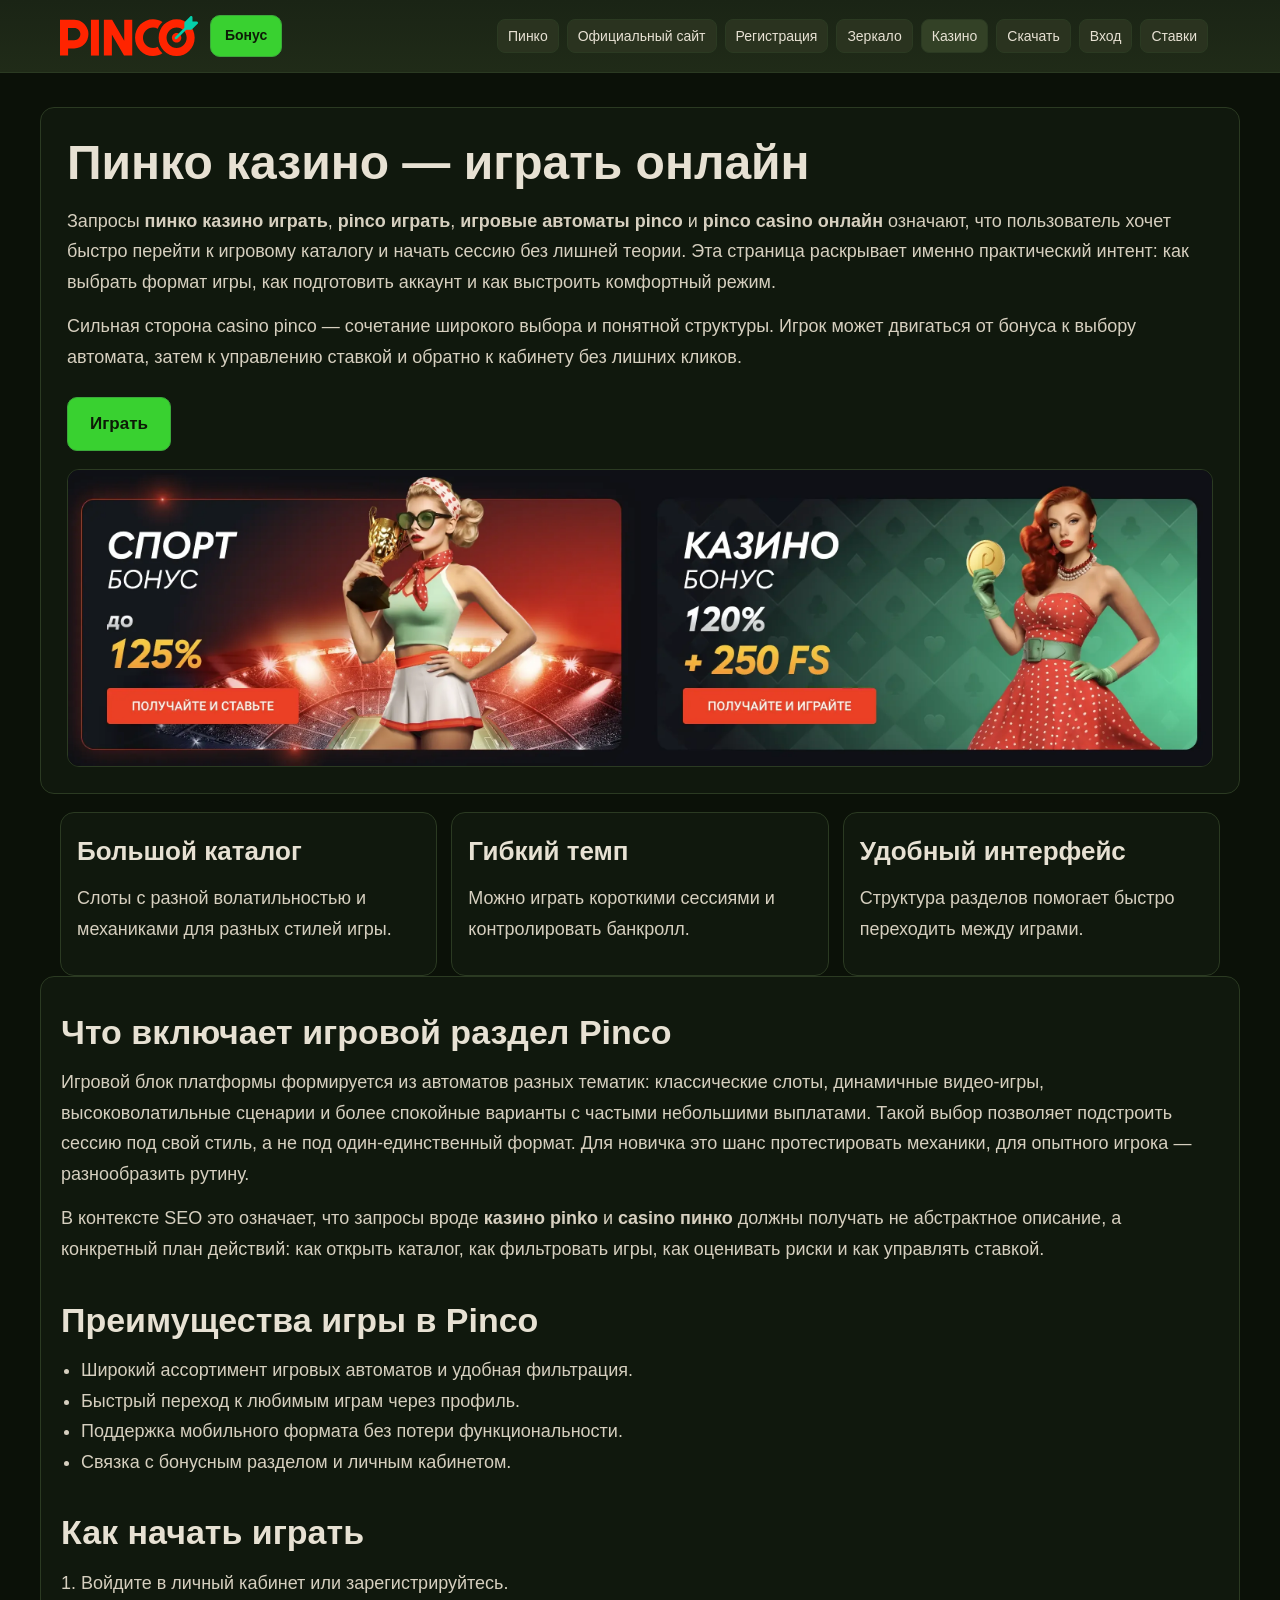
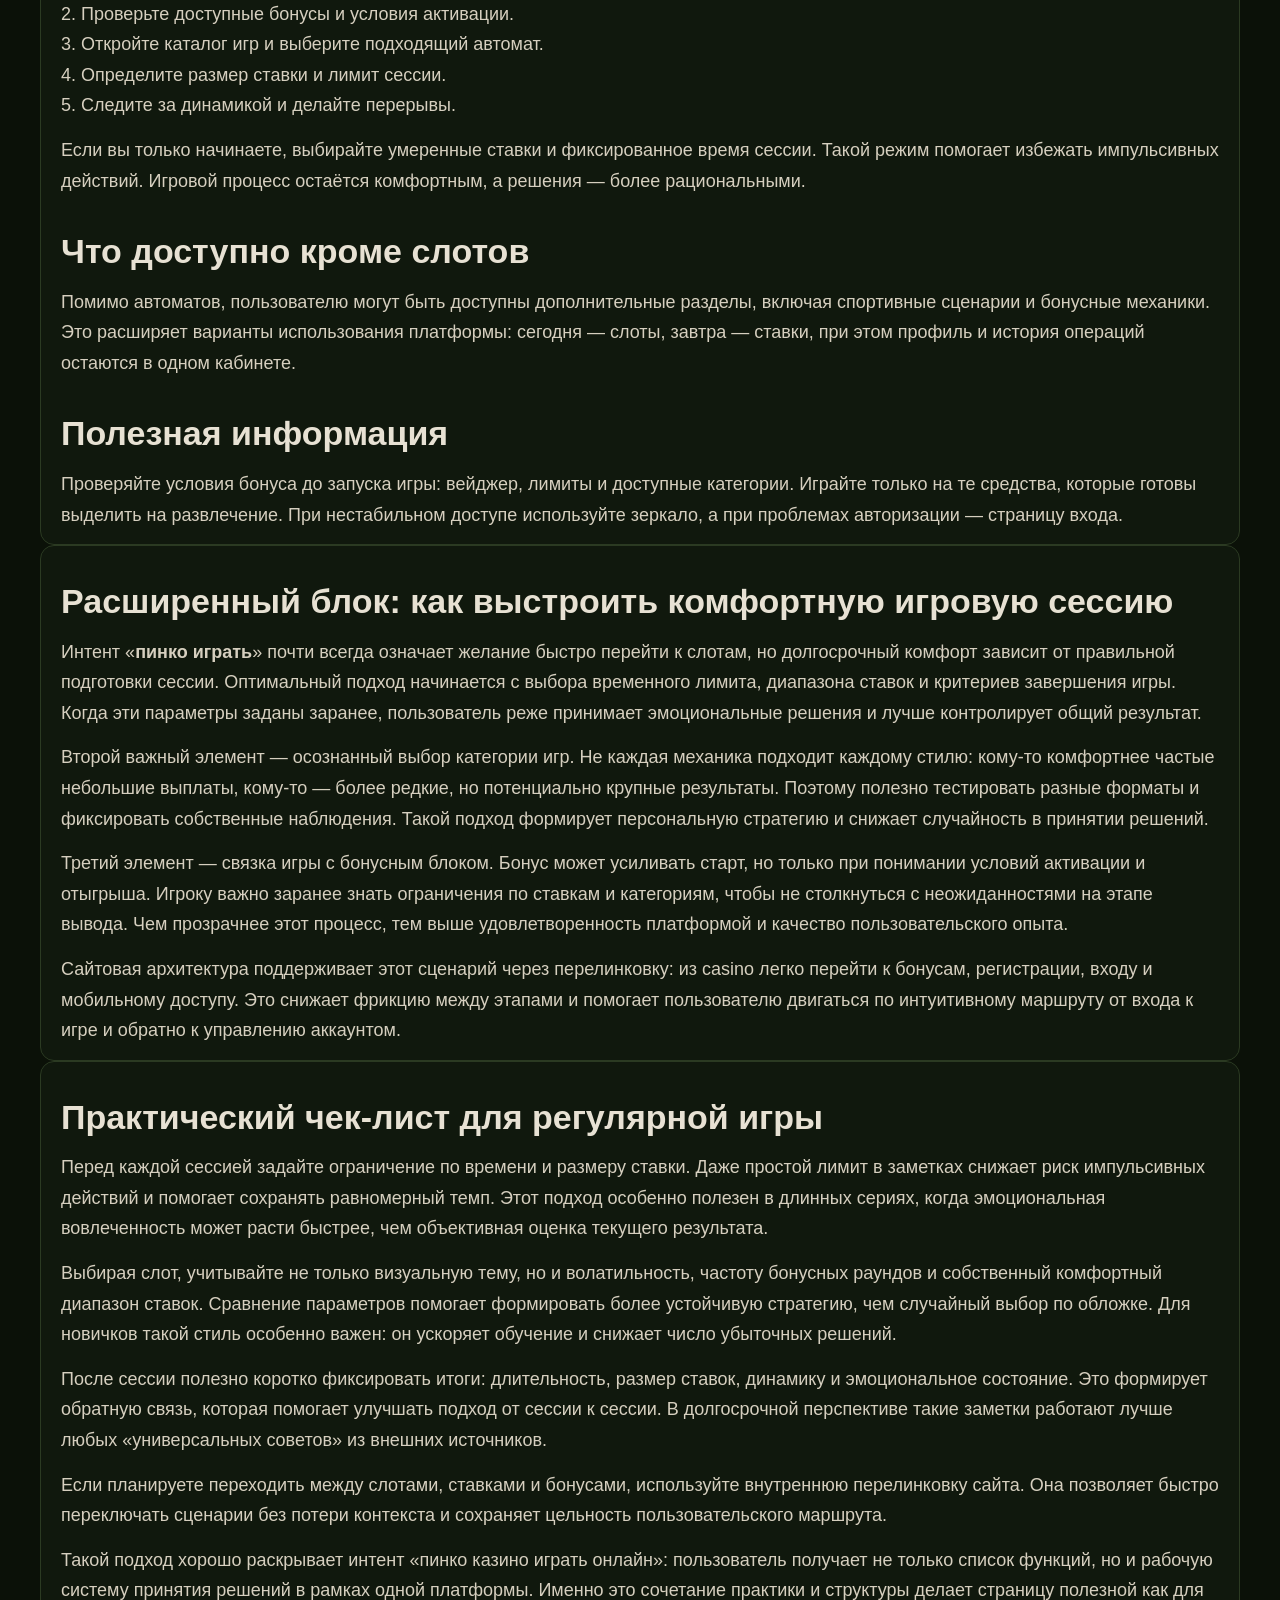
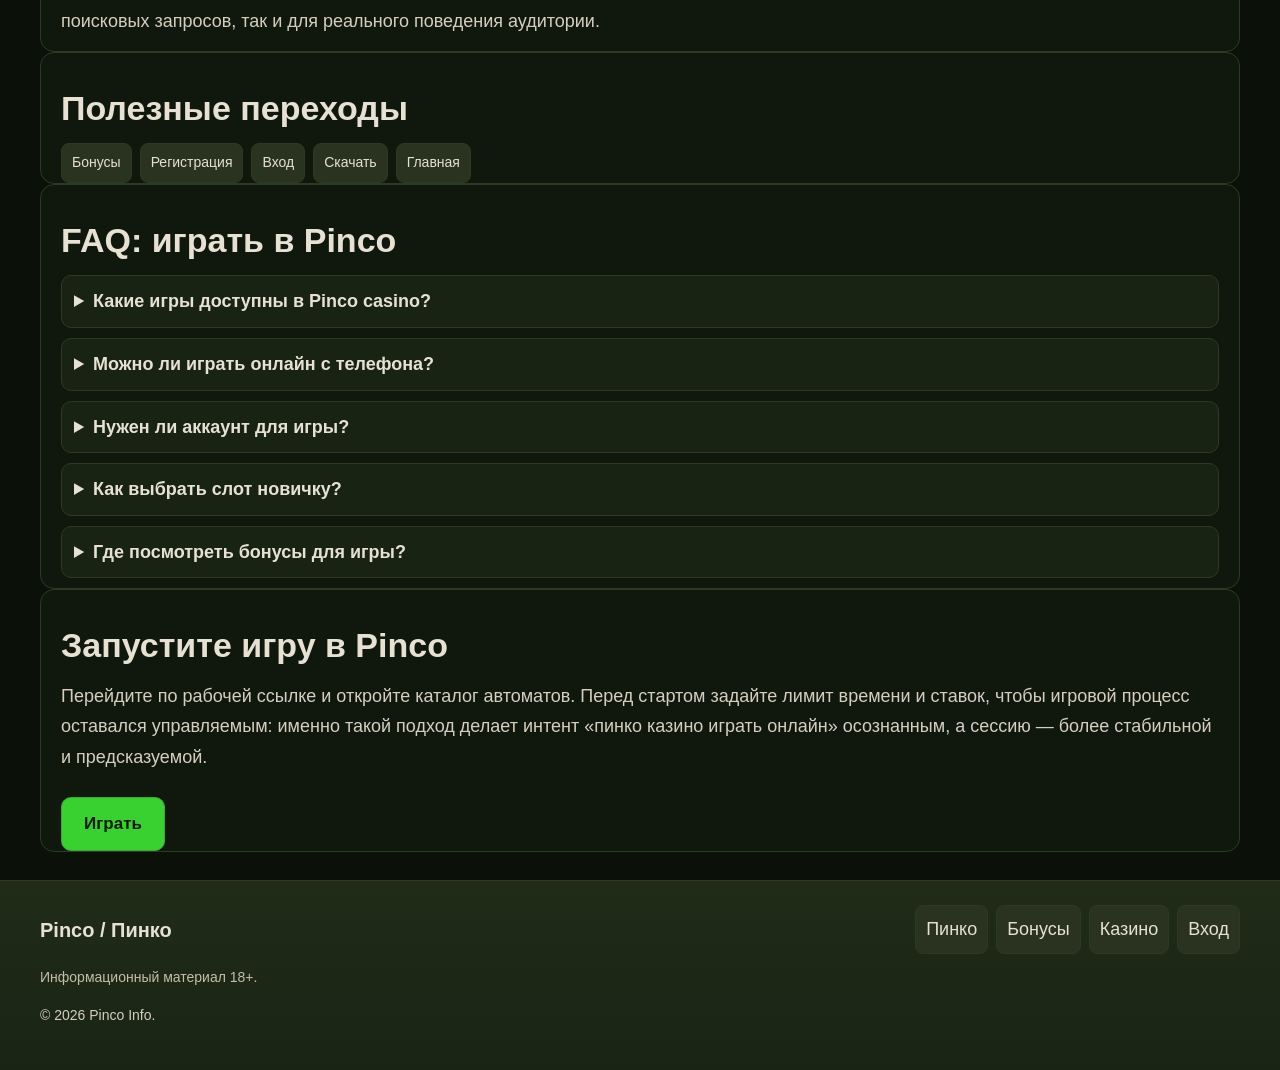
<file: casino.html>
<!doctype html>
<html lang="ru"><head><meta charset="UTF-8"><meta name="viewport" content="width=device-width, initial-scale=1.0"><title>Пинко казино — играть онлайн в автоматы и слоты</title><meta name="description" content="Пинко казино играть онлайн: игровые автоматы pinco, слоты, live-раздел, как начать игру и какие возможности доступны на платформе."><link rel="stylesheet" href="styles.css"></head>
<body>
<header class="site-header"><div class="container header-inner"><a class="brand" href="index.html"><img src="logo.svg" alt="Пинко казино играть"></a><a class="bonus-btn" href="https://h0xhaw0za1kg7e.xyz/click/69e50e3a6bcc635c8163b50c/154/17298/subaccount" rel="nofollow noopener" target="_blank">Бонус</a><nav class="main-nav"><a href="index.html">Пинко</a><a href="official-site.html">Официальный сайт</a><a href="registration.html">Регистрация</a><a href="zerkalo.html">Зеркало</a><a class="active" href="casino.html">Казино</a><a href="download.html">Скачать</a><a href="login.html">Вход</a><a href="bets.html">Ставки</a></nav><button class="menu-toggle" data-menu-toggle aria-expanded="false">Меню</button></div><div class="mobile-nav" data-mobile-nav><div class="container"><a href="index.html">Пинко</a><a href="official-site.html">Официальный сайт</a><a href="registration.html">Регистрация</a><a href="zerkalo.html">Зеркало</a><a href="casino.html">Казино</a><a href="download.html">Скачать</a><a href="login.html">Вход</a><a href="bets.html">Ставки</a></div></div></header>
<main><section class="hero"><div class="container hero-box"><h1>Пинко казино — играть онлайн</h1><p>Запросы <strong>пинко казино играть</strong>, <strong>pinco играть</strong>, <strong>игровые автоматы pinco</strong> и <strong>pinco casino онлайн</strong> означают, что пользователь хочет быстро перейти к игровому каталогу и начать сессию без лишней теории. Эта страница раскрывает именно практический интент: как выбрать формат игры, как подготовить аккаунт и как выстроить комфортный режим.</p><p>Сильная сторона casino pinco — сочетание широкого выбора и понятной структуры. Игрок может двигаться от бонуса к выбору автомата, затем к управлению ставкой и обратно к кабинету без лишних кликов.</p><a class="hero-cta" href="https://h0xhaw0za1kg7e.xyz/click/69e50e3a6bcc635c8163b50c/154/17298/subaccount" rel="nofollow noopener" target="_blank">Играть</a><div class="hero-banner"><img src="banner.webp" alt="Играть в Пинко казино"></div></div></section>
<section class="container cards"><article class="card"><h3>Большой каталог</h3><p>Слоты с разной волатильностью и механиками для разных стилей игры.</p></article><article class="card"><h3>Гибкий темп</h3><p>Можно играть короткими сессиями и контролировать банкролл.</p></article><article class="card"><h3>Удобный интерфейс</h3><p>Структура разделов помогает быстро переходить между играми.</p></article></section>
<section class="container content-box"><h2>Что включает игровой раздел Pinco</h2><p>Игровой блок платформы формируется из автоматов разных тематик: классические слоты, динамичные видео-игры, высоковолатильные сценарии и более спокойные варианты с частыми небольшими выплатами. Такой выбор позволяет подстроить сессию под свой стиль, а не под один-единственный формат. Для новичка это шанс протестировать механики, для опытного игрока — разнообразить рутину.</p><p>В контексте SEO это означает, что запросы вроде <strong>казино pinko</strong> и <strong>casino пинко</strong> должны получать не абстрактное описание, а конкретный план действий: как открыть каталог, как фильтровать игры, как оценивать риски и как управлять ставкой.</p><h2>Преимущества игры в Pinco</h2><ul><li>Широкий ассортимент игровых автоматов и удобная фильтрация.</li><li>Быстрый переход к любимым играм через профиль.</li><li>Поддержка мобильного формата без потери функциональности.</li><li>Связка с бонусным разделом и личным кабинетом.</li></ul><h2>Как начать играть</h2><ol><li>Войдите в личный кабинет или зарегистрируйтесь.</li><li>Проверьте доступные бонусы и условия активации.</li><li>Откройте каталог игр и выберите подходящий автомат.</li><li>Определите размер ставки и лимит сессии.</li><li>Следите за динамикой и делайте перерывы.</li></ol><p>Если вы только начинаете, выбирайте умеренные ставки и фиксированное время сессии. Такой режим помогает избежать импульсивных действий. Игровой процесс остаётся комфортным, а решения — более рациональными.</p><h2>Что доступно кроме слотов</h2><p>Помимо автоматов, пользователю могут быть доступны дополнительные разделы, включая спортивные сценарии и бонусные механики. Это расширяет варианты использования платформы: сегодня — слоты, завтра — ставки, при этом профиль и история операций остаются в одном кабинете.</p><h2>Полезная информация</h2><p>Проверяйте условия бонуса до запуска игры: вейджер, лимиты и доступные категории. Играйте только на те средства, которые готовы выделить на развлечение. При нестабильном доступе используйте зеркало, а при проблемах авторизации — страницу входа.</p></section>
<section class="container content-box"><h2>Расширенный блок: как выстроить комфортную игровую сессию</h2><p>Интент «<strong>пинко играть</strong>» почти всегда означает желание быстро перейти к слотам, но долгосрочный комфорт зависит от правильной подготовки сессии. Оптимальный подход начинается с выбора временного лимита, диапазона ставок и критериев завершения игры. Когда эти параметры заданы заранее, пользователь реже принимает эмоциональные решения и лучше контролирует общий результат.</p><p>Второй важный элемент — осознанный выбор категории игр. Не каждая механика подходит каждому стилю: кому-то комфортнее частые небольшие выплаты, кому-то — более редкие, но потенциально крупные результаты. Поэтому полезно тестировать разные форматы и фиксировать собственные наблюдения. Такой подход формирует персональную стратегию и снижает случайность в принятии решений.</p><p>Третий элемент — связка игры с бонусным блоком. Бонус может усиливать старт, но только при понимании условий активации и отыгрыша. Игроку важно заранее знать ограничения по ставкам и категориям, чтобы не столкнуться с неожиданностями на этапе вывода. Чем прозрачнее этот процесс, тем выше удовлетворенность платформой и качество пользовательского опыта.</p><p>Сайтовая архитектура поддерживает этот сценарий через перелинковку: из casino легко перейти к бонусам, регистрации, входу и мобильному доступу. Это снижает фрикцию между этапами и помогает пользователю двигаться по интуитивному маршруту от входа к игре и обратно к управлению аккаунтом.</p></section>
<section class="container content-box"><h2>Практический чек-лист для регулярной игры</h2><p>Перед каждой сессией задайте ограничение по времени и размеру ставки. Даже простой лимит в заметках снижает риск импульсивных действий и помогает сохранять равномерный темп. Этот подход особенно полезен в длинных сериях, когда эмоциональная вовлеченность может расти быстрее, чем объективная оценка текущего результата.</p><p>Выбирая слот, учитывайте не только визуальную тему, но и волатильность, частоту бонусных раундов и собственный комфортный диапазон ставок. Сравнение параметров помогает формировать более устойчивую стратегию, чем случайный выбор по обложке. Для новичков такой стиль особенно важен: он ускоряет обучение и снижает число убыточных решений.</p><p>После сессии полезно коротко фиксировать итоги: длительность, размер ставок, динамику и эмоциональное состояние. Это формирует обратную связь, которая помогает улучшать подход от сессии к сессии. В долгосрочной перспективе такие заметки работают лучше любых «универсальных советов» из внешних источников.</p><p>Если планируете переходить между слотами, ставками и бонусами, используйте внутреннюю перелинковку сайта. Она позволяет быстро переключать сценарии без потери контекста и сохраняет цельность пользовательского маршрута.</p><p>Такой подход хорошо раскрывает интент «пинко казино играть онлайн»: пользователь получает не только список функций, но и рабочую систему принятия решений в рамках одной платформы. Именно это сочетание практики и структуры делает страницу полезной как для поисковых запросов, так и для реального поведения аудитории.</p></section>
<section class="container steps-box"><h2>Полезные переходы</h2><div class="related-links"><a href="bonus.html">Бонусы</a><a href="registration.html">Регистрация</a><a href="login.html">Вход</a><a href="download.html">Скачать</a><a href="index.html">Главная</a></div></section>
<section class="container faq-box"><h2>FAQ: играть в Pinco</h2><details><summary>Какие игры доступны в Pinco casino?</summary><p>В основном слоты разных жанров и дополнительные развлекательные разделы.</p></details><details><summary>Можно ли играть онлайн с телефона?</summary><p>Да, мобильная версия поддерживает полноценный игровой сценарий.</p></details><details><summary>Нужен ли аккаунт для игры?</summary><p>Да, для доступа к большинству функций требуется регистрация и вход.</p></details><details><summary>Как выбрать слот новичку?</summary><p>Начинайте с игр с понятной механикой и умеренной волатильностью.</p></details><details><summary>Где посмотреть бонусы для игры?</summary><p>В разделе бонусов личного кабинета после авторизации.</p></details></section>
<section class="container cta-box"><h2>Запустите игру в Pinco</h2><p>Перейдите по рабочей ссылке и откройте каталог автоматов. Перед стартом задайте лимит времени и ставок, чтобы игровой процесс оставался управляемым: именно такой подход делает интент «пинко казино играть онлайн» осознанным, а сессию — более стабильной и предсказуемой.</p><a class="cta-button" href="https://h0xhaw0za1kg7e.xyz/click/69e50e3a6bcc635c8163b50c/154/17298/subaccount" rel="nofollow noopener" target="_blank">Играть</a></section></main>
<footer class="site-footer"><div class="container footer-inner"><div class="footer-top"><div class="footer-brand">Pinco / Пинко</div><div class="footer-links"><a href="index.html">Пинко</a><a href="bonus.html">Бонусы</a><a href="casino.html">Казино</a><a href="login.html">Вход</a></div></div><p class="footer-disclaimer">Информационный материал 18+.</p><p class="copyright">© 2026 Pinco Info.</p></div></footer>
<script src="script.js"></script></body></html>
</file>
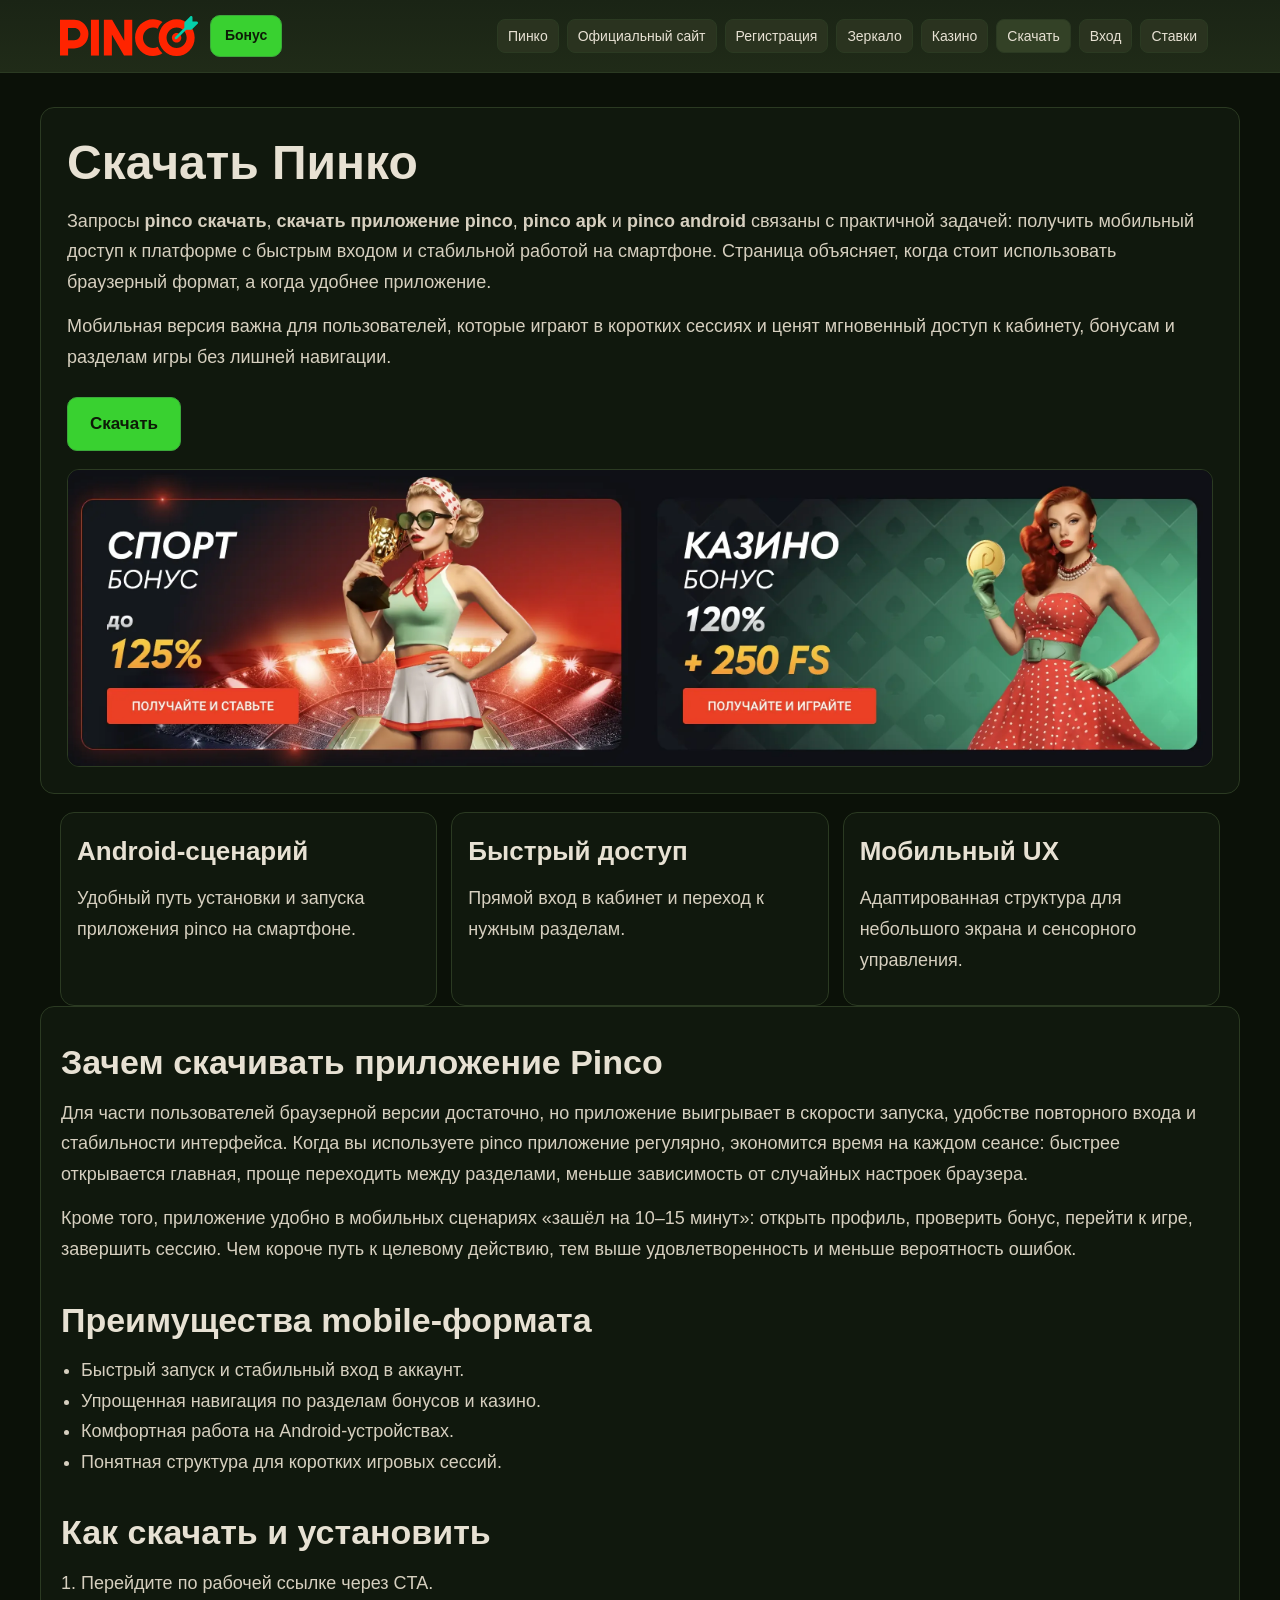
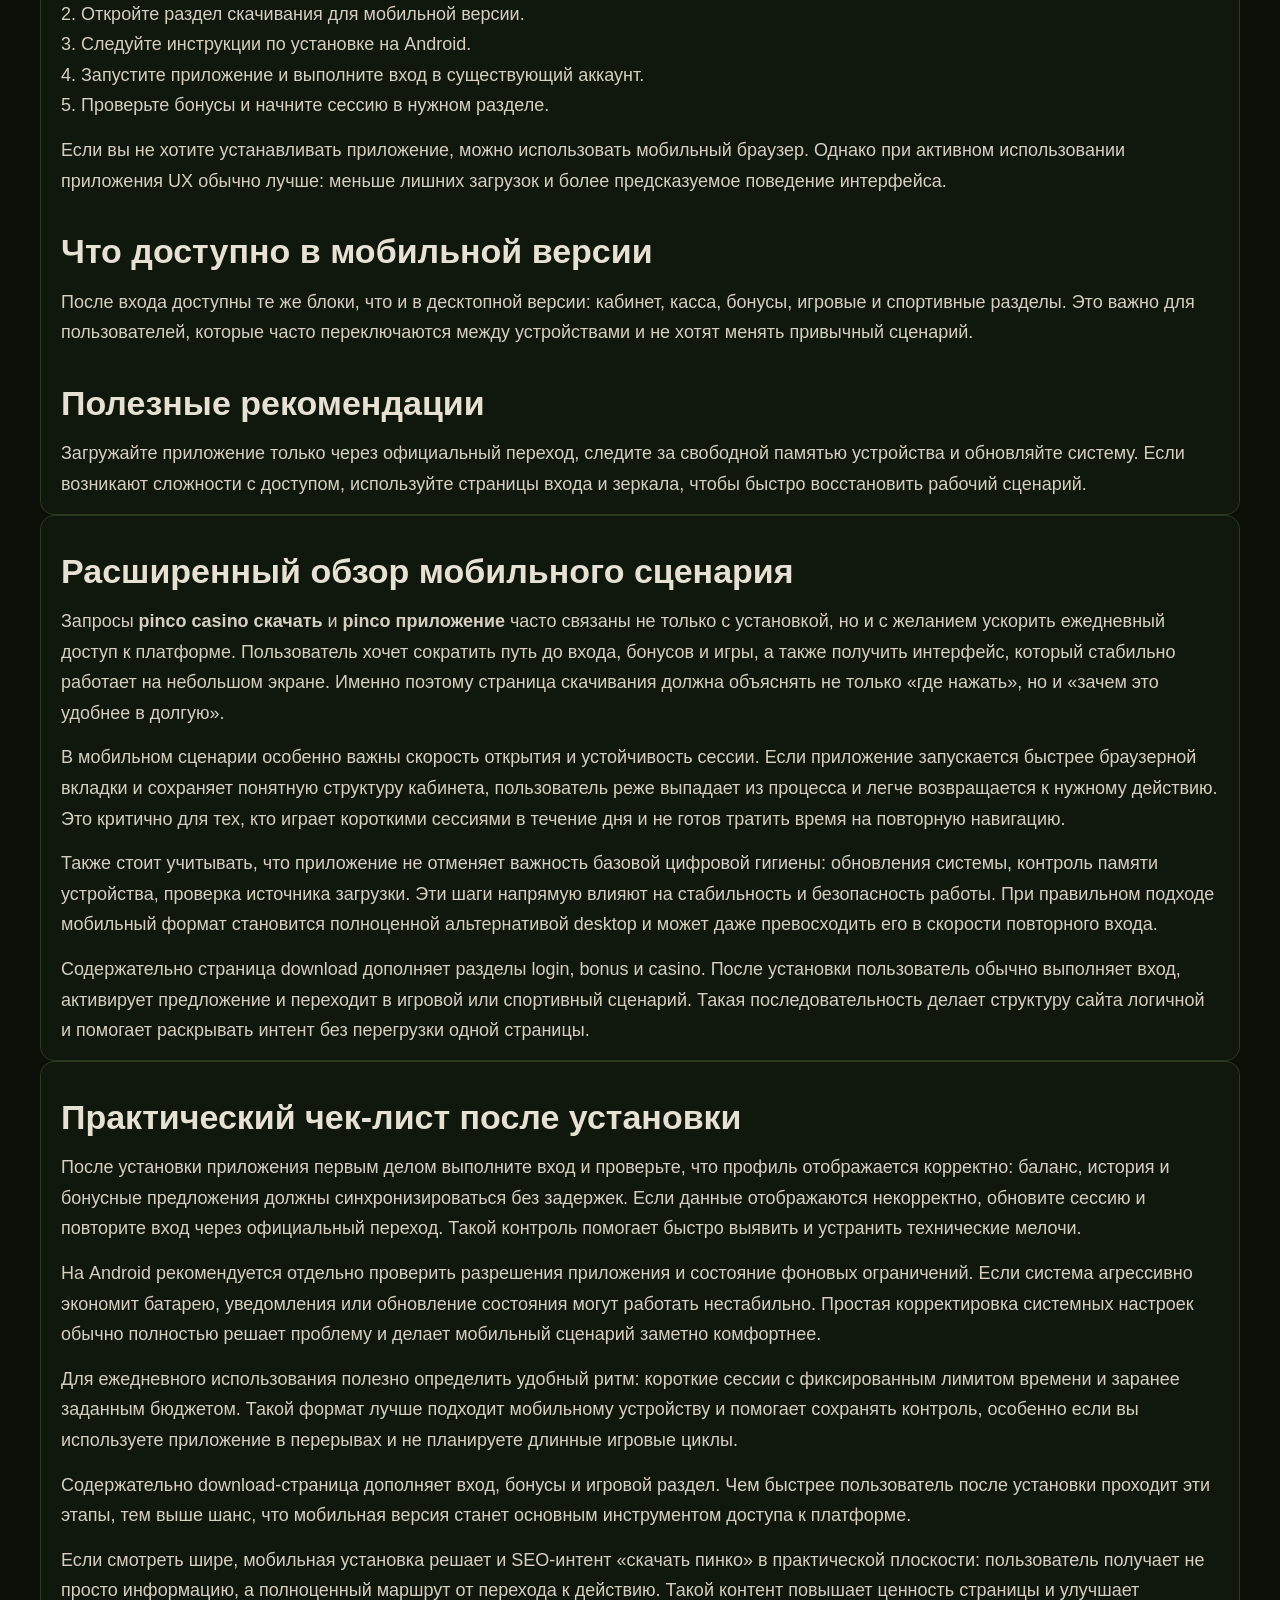
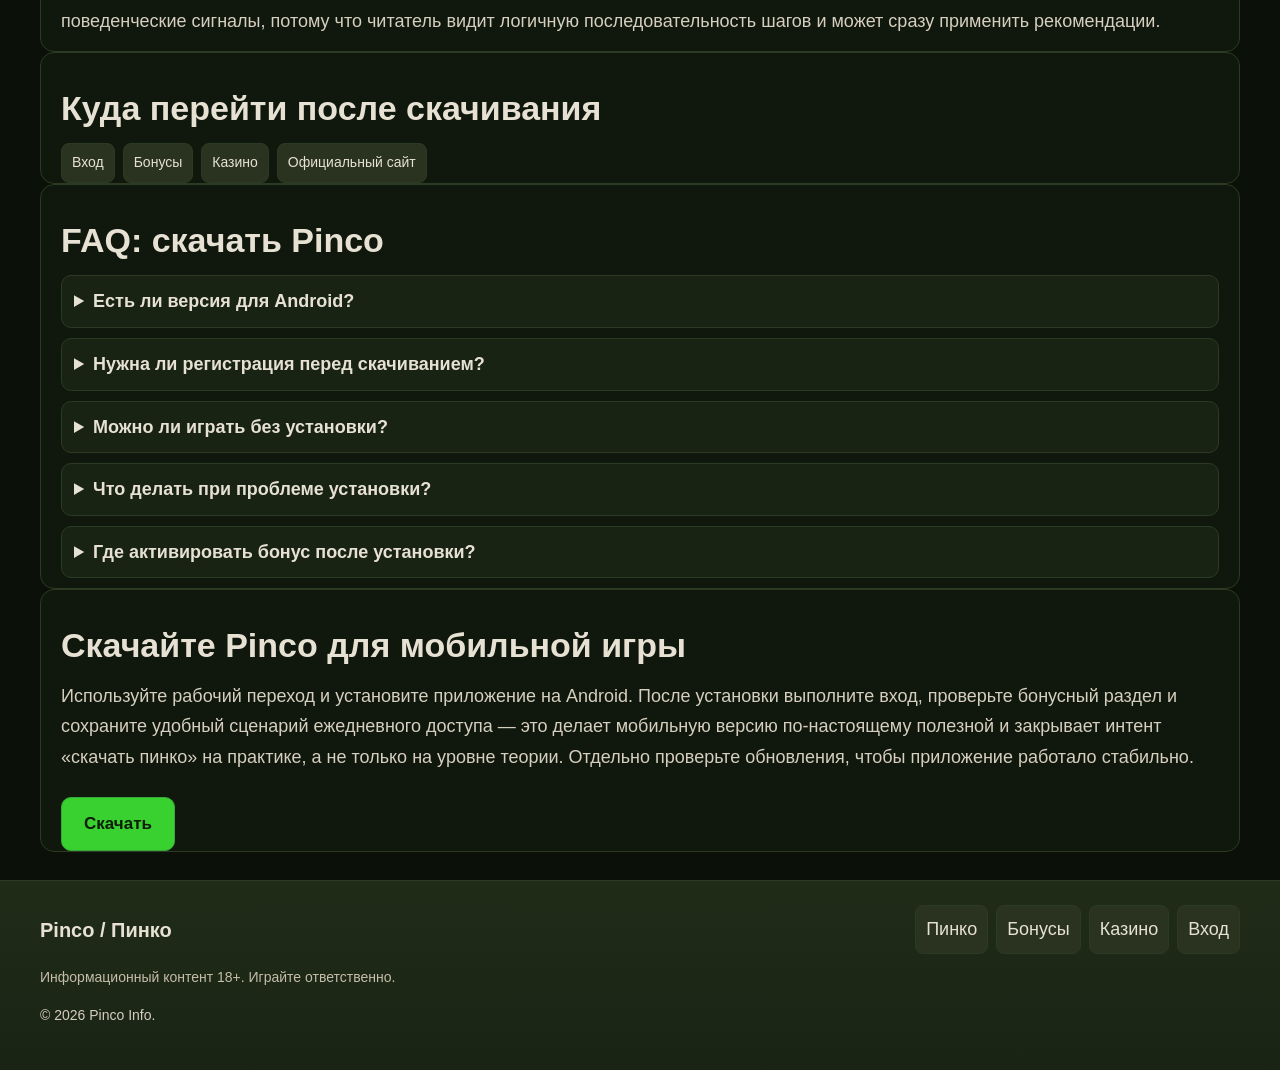
<file: download.html>
<!doctype html>
<html lang="ru"><head><meta charset="UTF-8"><meta name="viewport" content="width=device-width, initial-scale=1.0"><title>Скачать Пинко — приложение Pinco для Android и мобильных устройств</title><meta name="description" content="Скачать Пинко: приложение pinco, pinco apk для Android, как установить, запустить и использовать мобильную версию casino pinco."><link rel="stylesheet" href="styles.css"></head>
<body>
<header class="site-header"><div class="container header-inner"><a class="brand" href="index.html"><img src="logo.svg" alt="Скачать Пинко"></a><a class="bonus-btn" href="https://h0xhaw0za1kg7e.xyz/click/69e50e3a6bcc635c8163b50c/154/17298/subaccount" rel="nofollow noopener" target="_blank">Бонус</a><nav class="main-nav"><a href="index.html">Пинко</a><a href="official-site.html">Официальный сайт</a><a href="registration.html">Регистрация</a><a href="zerkalo.html">Зеркало</a><a href="casino.html">Казино</a><a class="active" href="download.html">Скачать</a><a href="login.html">Вход</a><a href="bets.html">Ставки</a></nav><button class="menu-toggle" data-menu-toggle aria-expanded="false">Меню</button></div><div class="mobile-nav" data-mobile-nav><div class="container"><a href="index.html">Пинко</a><a href="official-site.html">Официальный сайт</a><a href="registration.html">Регистрация</a><a href="zerkalo.html">Зеркало</a><a href="casino.html">Казино</a><a href="download.html">Скачать</a><a href="login.html">Вход</a><a href="bets.html">Ставки</a></div></div></header>
<main><section class="hero"><div class="container hero-box"><h1>Скачать Пинко</h1><p>Запросы <strong>pinco скачать</strong>, <strong>скачать приложение pinco</strong>, <strong>pinco apk</strong> и <strong>pinco android</strong> связаны с практичной задачей: получить мобильный доступ к платформе с быстрым входом и стабильной работой на смартфоне. Страница объясняет, когда стоит использовать браузерный формат, а когда удобнее приложение.</p><p>Мобильная версия важна для пользователей, которые играют в коротких сессиях и ценят мгновенный доступ к кабинету, бонусам и разделам игры без лишней навигации.</p><a class="hero-cta" href="https://h0xhaw0za1kg7e.xyz/click/69e50e3a6bcc635c8163b50c/154/17298/subaccount" rel="nofollow noopener" target="_blank">Скачать</a><div class="hero-banner"><img src="banner.webp" alt="Скачать приложение Pinco"></div></div></section>
<section class="container cards"><article class="card"><h3>Android-сценарий</h3><p>Удобный путь установки и запуска приложения pinco на смартфоне.</p></article><article class="card"><h3>Быстрый доступ</h3><p>Прямой вход в кабинет и переход к нужным разделам.</p></article><article class="card"><h3>Мобильный UX</h3><p>Адаптированная структура для небольшого экрана и сенсорного управления.</p></article></section>
<section class="container content-box"><h2>Зачем скачивать приложение Pinco</h2><p>Для части пользователей браузерной версии достаточно, но приложение выигрывает в скорости запуска, удобстве повторного входа и стабильности интерфейса. Когда вы используете pinco приложение регулярно, экономится время на каждом сеансе: быстрее открывается главная, проще переходить между разделами, меньше зависимость от случайных настроек браузера.</p><p>Кроме того, приложение удобно в мобильных сценариях «зашёл на 10–15 минут»: открыть профиль, проверить бонус, перейти к игре, завершить сессию. Чем короче путь к целевому действию, тем выше удовлетворенность и меньше вероятность ошибок.</p><h2>Преимущества mobile-формата</h2><ul><li>Быстрый запуск и стабильный вход в аккаунт.</li><li>Упрощенная навигация по разделам бонусов и казино.</li><li>Комфортная работа на Android-устройствах.</li><li>Понятная структура для коротких игровых сессий.</li></ul><h2>Как скачать и установить</h2><ol><li>Перейдите по рабочей ссылке через CTA.</li><li>Откройте раздел скачивания для мобильной версии.</li><li>Следуйте инструкции по установке на Android.</li><li>Запустите приложение и выполните вход в существующий аккаунт.</li><li>Проверьте бонусы и начните сессию в нужном разделе.</li></ol><p>Если вы не хотите устанавливать приложение, можно использовать мобильный браузер. Однако при активном использовании приложения UX обычно лучше: меньше лишних загрузок и более предсказуемое поведение интерфейса.</p><h2>Что доступно в мобильной версии</h2><p>После входа доступны те же блоки, что и в десктопной версии: кабинет, касса, бонусы, игровые и спортивные разделы. Это важно для пользователей, которые часто переключаются между устройствами и не хотят менять привычный сценарий.</p><h2>Полезные рекомендации</h2><p>Загружайте приложение только через официальный переход, следите за свободной памятью устройства и обновляйте систему. Если возникают сложности с доступом, используйте страницы входа и зеркала, чтобы быстро восстановить рабочий сценарий.</p></section>
<section class="container content-box"><h2>Расширенный обзор мобильного сценария</h2><p>Запросы <strong>pinco casino скачать</strong> и <strong>pinco приложение</strong> часто связаны не только с установкой, но и с желанием ускорить ежедневный доступ к платформе. Пользователь хочет сократить путь до входа, бонусов и игры, а также получить интерфейс, который стабильно работает на небольшом экране. Именно поэтому страница скачивания должна объяснять не только «где нажать», но и «зачем это удобнее в долгую».</p><p>В мобильном сценарии особенно важны скорость открытия и устойчивость сессии. Если приложение запускается быстрее браузерной вкладки и сохраняет понятную структуру кабинета, пользователь реже выпадает из процесса и легче возвращается к нужному действию. Это критично для тех, кто играет короткими сессиями в течение дня и не готов тратить время на повторную навигацию.</p><p>Также стоит учитывать, что приложение не отменяет важность базовой цифровой гигиены: обновления системы, контроль памяти устройства, проверка источника загрузки. Эти шаги напрямую влияют на стабильность и безопасность работы. При правильном подходе мобильный формат становится полноценной альтернативой desktop и может даже превосходить его в скорости повторного входа.</p><p>Содержательно страница download дополняет разделы login, bonus и casino. После установки пользователь обычно выполняет вход, активирует предложение и переходит в игровой или спортивный сценарий. Такая последовательность делает структуру сайта логичной и помогает раскрывать интент без перегрузки одной страницы.</p></section>
<section class="container content-box"><h2>Практический чек-лист после установки</h2><p>После установки приложения первым делом выполните вход и проверьте, что профиль отображается корректно: баланс, история и бонусные предложения должны синхронизироваться без задержек. Если данные отображаются некорректно, обновите сессию и повторите вход через официальный переход. Такой контроль помогает быстро выявить и устранить технические мелочи.</p><p>На Android рекомендуется отдельно проверить разрешения приложения и состояние фоновых ограничений. Если система агрессивно экономит батарею, уведомления или обновление состояния могут работать нестабильно. Простая корректировка системных настроек обычно полностью решает проблему и делает мобильный сценарий заметно комфортнее.</p><p>Для ежедневного использования полезно определить удобный ритм: короткие сессии с фиксированным лимитом времени и заранее заданным бюджетом. Такой формат лучше подходит мобильному устройству и помогает сохранять контроль, особенно если вы используете приложение в перерывах и не планируете длинные игровые циклы.</p><p>Содержательно download-страница дополняет вход, бонусы и игровой раздел. Чем быстрее пользователь после установки проходит эти этапы, тем выше шанс, что мобильная версия станет основным инструментом доступа к платформе.</p><p>Если смотреть шире, мобильная установка решает и SEO-интент «скачать пинко» в практической плоскости: пользователь получает не просто информацию, а полноценный маршрут от перехода к действию. Такой контент повышает ценность страницы и улучшает поведенческие сигналы, потому что читатель видит логичную последовательность шагов и может сразу применить рекомендации.</p></section>
<section class="container steps-box"><h2>Куда перейти после скачивания</h2><div class="related-links"><a href="login.html">Вход</a><a href="bonus.html">Бонусы</a><a href="casino.html">Казино</a><a href="official-site.html">Официальный сайт</a></div></section>
<section class="container faq-box"><h2>FAQ: скачать Pinco</h2><details><summary>Есть ли версия для Android?</summary><p>Да, pinco android поддерживается в мобильном сценарии.</p></details><details><summary>Нужна ли регистрация перед скачиванием?</summary><p>Для полноценного использования потребуется аккаунт и вход в кабинет.</p></details><details><summary>Можно ли играть без установки?</summary><p>Да, через мобильный браузер, но приложение часто удобнее в долгую.</p></details><details><summary>Что делать при проблеме установки?</summary><p>Проверьте настройки устройства и повторите загрузку через рабочую ссылку.</p></details><details><summary>Где активировать бонус после установки?</summary><p>В бонусном разделе личного кабинета после входа.</p></details></section>
<section class="container cta-box"><h2>Скачайте Pinco для мобильной игры</h2><p>Используйте рабочий переход и установите приложение на Android. После установки выполните вход, проверьте бонусный раздел и сохраните удобный сценарий ежедневного доступа — это делает мобильную версию по-настоящему полезной и закрывает интент «скачать пинко» на практике, а не только на уровне теории. Отдельно проверьте обновления, чтобы приложение работало стабильно.</p><a class="cta-button" href="hhttps://h0xhaw0za1kg7e.xyz/click/69e50e3a6bcc635c8163b50c/154/17298/subaccount" rel="nofollow noopener" target="_blank">Скачать</a></section></main>
<footer class="site-footer"><div class="container footer-inner"><div class="footer-top"><div class="footer-brand">Pinco / Пинко</div><div class="footer-links"><a href="index.html">Пинко</a><a href="bonus.html">Бонусы</a><a href="casino.html">Казино</a><a href="login.html">Вход</a></div></div><p class="footer-disclaimer">Информационный контент 18+. Играйте ответственно.</p><p class="copyright">© 2026 Pinco Info.</p></div></footer>
<script src="script.js"></script></body></html>
</file>
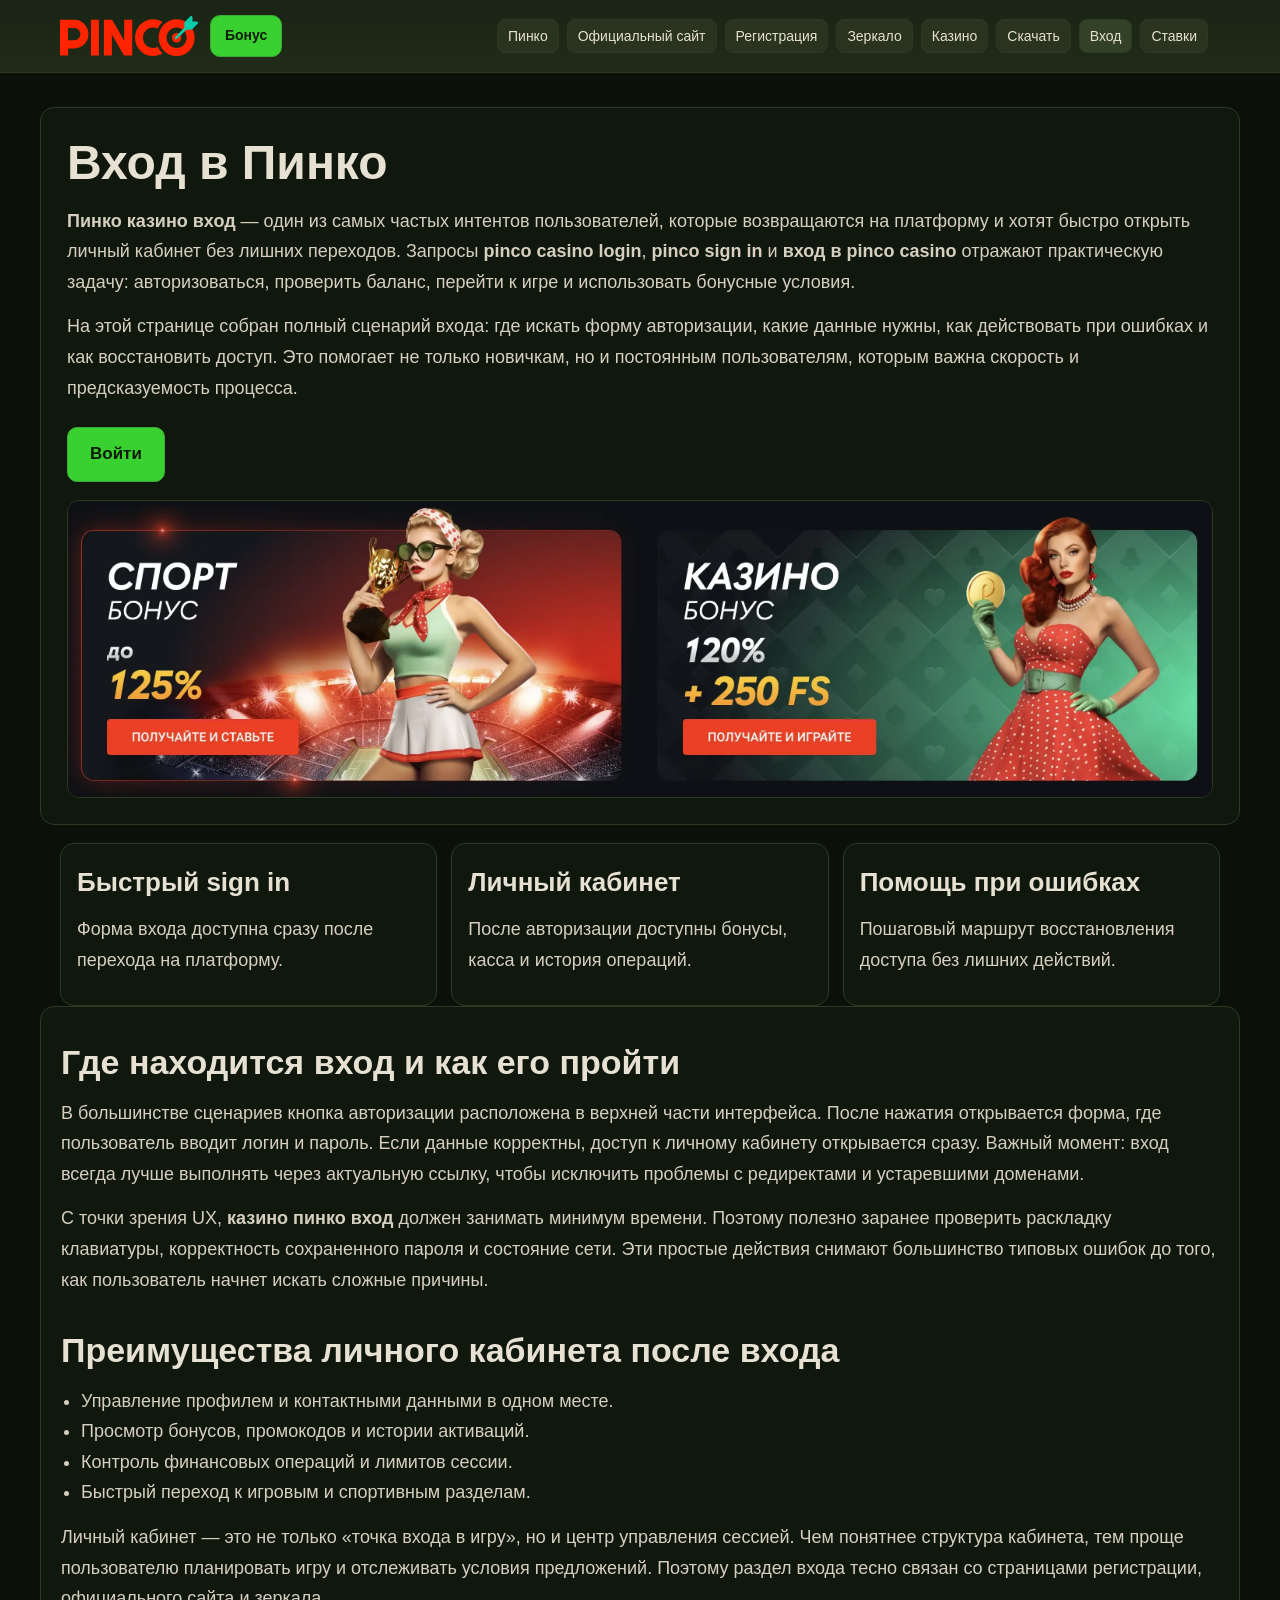
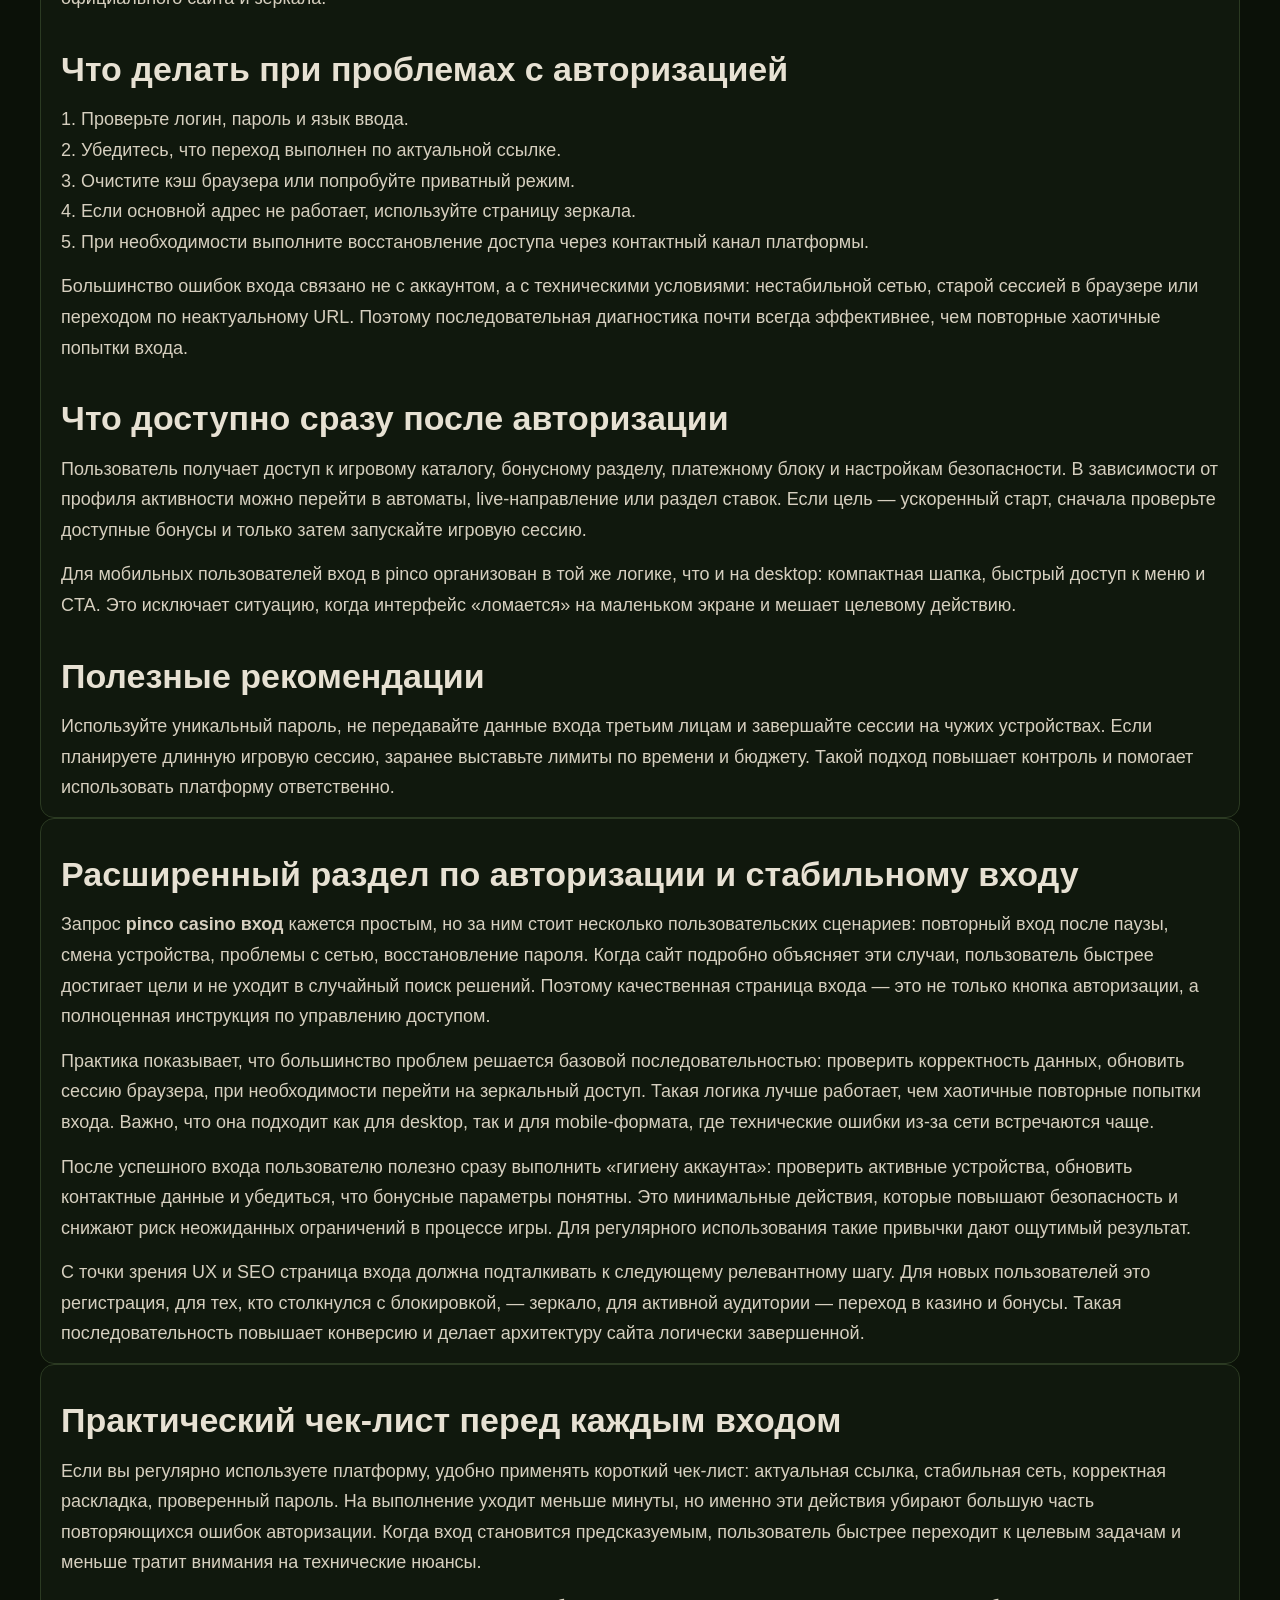
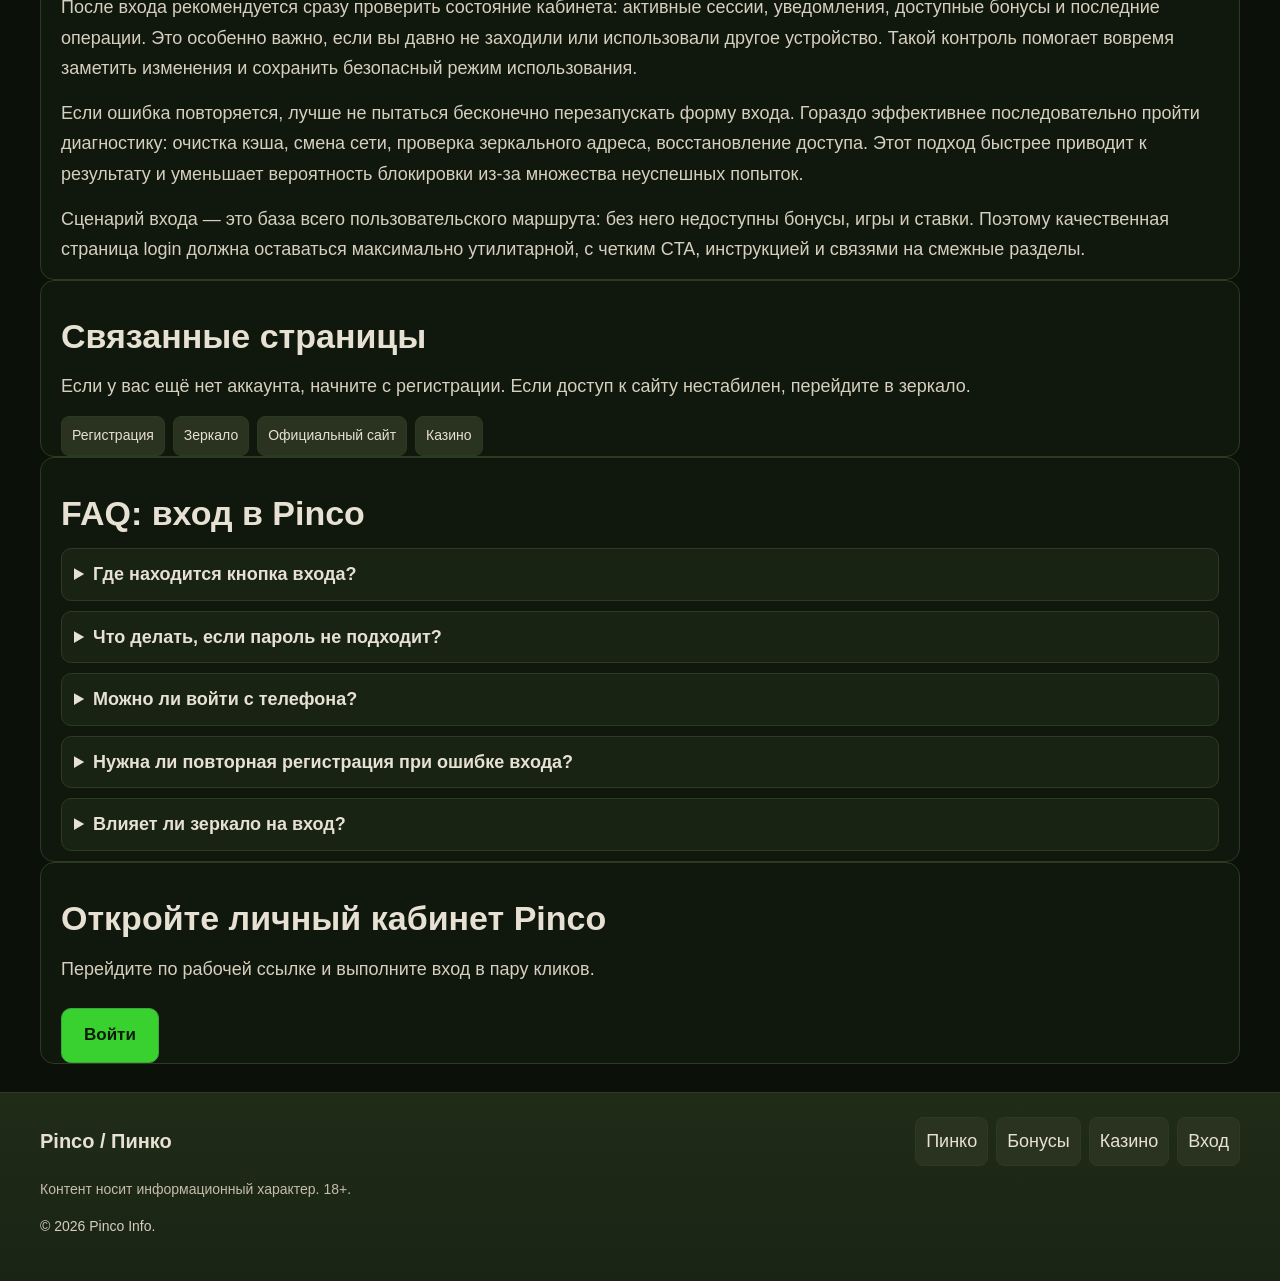
<file: login.html>
<!doctype html>
<html lang="ru">
<head>
  <meta charset="UTF-8"><meta name="viewport" content="width=device-width, initial-scale=1.0">
  <title>Вход в Пинко — быстрый доступ в личный кабинет</title>
  <meta name="description" content="Вход в Пинко: где находится авторизация, как выполнить pinco casino login, что делать при ошибках sign in и как открыть личный кабинет.">
  <link rel="stylesheet" href="styles.css">
</head>
<body>
<header class="site-header"><div class="container header-inner"><a class="brand" href="index.html"><img src="logo.svg" alt="Вход в Пинко"></a><a class="bonus-btn" href="https://h0xhaw0za1kg7e.xyz/click/69e50e3a6bcc635c8163b50c/154/17298/subaccount" rel="nofollow noopener" target="_blank">Бонус</a><nav class="main-nav"><a href="index.html">Пинко</a><a href="official-site.html">Официальный сайт</a><a href="registration.html">Регистрация</a><a href="zerkalo.html">Зеркало</a><a href="casino.html">Казино</a><a href="download.html">Скачать</a><a class="active" href="login.html">Вход</a><a href="bets.html">Ставки</a></nav><button class="menu-toggle" data-menu-toggle aria-expanded="false">Меню</button></div><div class="mobile-nav" data-mobile-nav><div class="container"><a href="index.html">Пинко</a><a href="official-site.html">Официальный сайт</a><a href="registration.html">Регистрация</a><a href="zerkalo.html">Зеркало</a><a href="casino.html">Казино</a><a href="download.html">Скачать</a><a href="login.html">Вход</a><a href="bets.html">Ставки</a></div></div></header>
<main>
  <section class="hero"><div class="container hero-box"><h1>Вход в Пинко</h1>
    <p><strong>Пинко казино вход</strong> — один из самых частых интентов пользователей, которые возвращаются на платформу и хотят быстро открыть личный кабинет без лишних переходов. Запросы <strong>pinco casino login</strong>, <strong>pinco sign in</strong> и <strong>вход в pinco casino</strong> отражают практическую задачу: авторизоваться, проверить баланс, перейти к игре и использовать бонусные условия.</p>
    <p>На этой странице собран полный сценарий входа: где искать форму авторизации, какие данные нужны, как действовать при ошибках и как восстановить доступ. Это помогает не только новичкам, но и постоянным пользователям, которым важна скорость и предсказуемость процесса.</p>
    <a class="hero-cta" href="https://h0xhaw0za1kg7e.xyz/click/69e50e3a6bcc635c8163b50c/154/17298/subaccount" rel="nofollow noopener" target="_blank">Войти</a>
    <div class="hero-banner"><img src="banner.webp" alt="Pinco casino login"></div></div></section>
  <section class="container cards"><article class="card"><h3>Быстрый sign in</h3><p>Форма входа доступна сразу после перехода на платформу.</p></article><article class="card"><h3>Личный кабинет</h3><p>После авторизации доступны бонусы, касса и история операций.</p></article><article class="card"><h3>Помощь при ошибках</h3><p>Пошаговый маршрут восстановления доступа без лишних действий.</p></article></section>
  <section class="container content-box">
    <h2>Где находится вход и как его пройти</h2>
    <p>В большинстве сценариев кнопка авторизации расположена в верхней части интерфейса. После нажатия открывается форма, где пользователь вводит логин и пароль. Если данные корректны, доступ к личному кабинету открывается сразу. Важный момент: вход всегда лучше выполнять через актуальную ссылку, чтобы исключить проблемы с редиректами и устаревшими доменами.</p>
    <p>С точки зрения UX, <strong>казино пинко вход</strong> должен занимать минимум времени. Поэтому полезно заранее проверить раскладку клавиатуры, корректность сохраненного пароля и состояние сети. Эти простые действия снимают большинство типовых ошибок до того, как пользователь начнет искать сложные причины.</p>
    <h2>Преимущества личного кабинета после входа</h2>
    <ul><li>Управление профилем и контактными данными в одном месте.</li><li>Просмотр бонусов, промокодов и истории активаций.</li><li>Контроль финансовых операций и лимитов сессии.</li><li>Быстрый переход к игровым и спортивным разделам.</li></ul>
    <p>Личный кабинет — это не только «точка входа в игру», но и центр управления сессией. Чем понятнее структура кабинета, тем проще пользователю планировать игру и отслеживать условия предложений. Поэтому раздел входа тесно связан со страницами регистрации, официального сайта и зеркала.</p>
    <h2>Что делать при проблемах с авторизацией</h2>
    <ol><li>Проверьте логин, пароль и язык ввода.</li><li>Убедитесь, что переход выполнен по актуальной ссылке.</li><li>Очистите кэш браузера или попробуйте приватный режим.</li><li>Если основной адрес не работает, используйте страницу зеркала.</li><li>При необходимости выполните восстановление доступа через контактный канал платформы.</li></ol>
    <p>Большинство ошибок входа связано не с аккаунтом, а с техническими условиями: нестабильной сетью, старой сессией в браузере или переходом по неактуальному URL. Поэтому последовательная диагностика почти всегда эффективнее, чем повторные хаотичные попытки входа.</p>
    <h2>Что доступно сразу после авторизации</h2>
    <p>Пользователь получает доступ к игровому каталогу, бонусному разделу, платежному блоку и настройкам безопасности. В зависимости от профиля активности можно перейти в автоматы, live-направление или раздел ставок. Если цель — ускоренный старт, сначала проверьте доступные бонусы и только затем запускайте игровую сессию.</p>
    <p>Для мобильных пользователей вход в pinco организован в той же логике, что и на desktop: компактная шапка, быстрый доступ к меню и CTA. Это исключает ситуацию, когда интерфейс «ломается» на маленьком экране и мешает целевому действию.</p>
    <h2>Полезные рекомендации</h2>
    <p>Используйте уникальный пароль, не передавайте данные входа третьим лицам и завершайте сессии на чужих устройствах. Если планируете длинную игровую сессию, заранее выставьте лимиты по времени и бюджету. Такой подход повышает контроль и помогает использовать платформу ответственно.</p>
  </section>
  <section class="container content-box"><h2>Расширенный раздел по авторизации и стабильному входу</h2><p>Запрос <strong>pinco casino вход</strong> кажется простым, но за ним стоит несколько пользовательских сценариев: повторный вход после паузы, смена устройства, проблемы с сетью, восстановление пароля. Когда сайт подробно объясняет эти случаи, пользователь быстрее достигает цели и не уходит в случайный поиск решений. Поэтому качественная страница входа — это не только кнопка авторизации, а полноценная инструкция по управлению доступом.</p><p>Практика показывает, что большинство проблем решается базовой последовательностью: проверить корректность данных, обновить сессию браузера, при необходимости перейти на зеркальный доступ. Такая логика лучше работает, чем хаотичные повторные попытки входа. Важно, что она подходит как для desktop, так и для mobile-формата, где технические ошибки из-за сети встречаются чаще.</p><p>После успешного входа пользователю полезно сразу выполнить «гигиену аккаунта»: проверить активные устройства, обновить контактные данные и убедиться, что бонусные параметры понятны. Это минимальные действия, которые повышают безопасность и снижают риск неожиданных ограничений в процессе игры. Для регулярного использования такие привычки дают ощутимый результат.</p><p>С точки зрения UX и SEO страница входа должна подталкивать к следующему релевантному шагу. Для новых пользователей это регистрация, для тех, кто столкнулся с блокировкой, — зеркало, для активной аудитории — переход в казино и бонусы. Такая последовательность повышает конверсию и делает архитектуру сайта логически завершенной.</p></section>
  <section class="container content-box"><h2>Практический чек-лист перед каждым входом</h2><p>Если вы регулярно используете платформу, удобно применять короткий чек-лист: актуальная ссылка, стабильная сеть, корректная раскладка, проверенный пароль. На выполнение уходит меньше минуты, но именно эти действия убирают большую часть повторяющихся ошибок авторизации. Когда вход становится предсказуемым, пользователь быстрее переходит к целевым задачам и меньше тратит внимания на технические нюансы.</p><p>После входа рекомендуется сразу проверить состояние кабинета: активные сессии, уведомления, доступные бонусы и последние операции. Это особенно важно, если вы давно не заходили или использовали другое устройство. Такой контроль помогает вовремя заметить изменения и сохранить безопасный режим использования.</p><p>Если ошибка повторяется, лучше не пытаться бесконечно перезапускать форму входа. Гораздо эффективнее последовательно пройти диагностику: очистка кэша, смена сети, проверка зеркального адреса, восстановление доступа. Этот подход быстрее приводит к результату и уменьшает вероятность блокировки из-за множества неуспешных попыток.</p><p>Сценарий входа — это база всего пользовательского маршрута: без него недоступны бонусы, игры и ставки. Поэтому качественная страница login должна оставаться максимально утилитарной, с четким CTA, инструкцией и связями на смежные разделы.</p></section>
  <section class="container steps-box"><h2>Связанные страницы</h2><p>Если у вас ещё нет аккаунта, начните с регистрации. Если доступ к сайту нестабилен, перейдите в зеркало.</p><div class="related-links"><a href="registration.html">Регистрация</a><a href="zerkalo.html">Зеркало</a><a href="official-site.html">Официальный сайт</a><a href="casino.html">Казино</a></div></section>
  <section class="container faq-box"><h2>FAQ: вход в Pinco</h2>
    <details><summary>Где находится кнопка входа?</summary><p>В верхней части интерфейса, рядом с основными действиями платформы.</p></details>
    <details><summary>Что делать, если пароль не подходит?</summary><p>Проверьте раскладку и используйте процедуру восстановления доступа.</p></details>
    <details><summary>Можно ли войти с телефона?</summary><p>Да, мобильная версия поддерживает полноценную авторизацию.</p></details>
    <details><summary>Нужна ли повторная регистрация при ошибке входа?</summary><p>Нет, сначала выполните диагностику и восстановление текущего профиля.</p></details>
    <details><summary>Влияет ли зеркало на вход?</summary><p>Нет, вы используете тот же аккаунт, просто через альтернативный адрес.</p></details>
  </section>
  <section class="container cta-box"><h2>Откройте личный кабинет Pinco</h2><p>Перейдите по рабочей ссылке и выполните вход в пару кликов.</p><a class="cta-button" href="https://h0xhaw0za1kg7e.xyz/click/69e50e3a6bcc635c8163b50c/154/17298/subaccount" rel="nofollow noopener" target="_blank">Войти</a></section>
</main>
<footer class="site-footer"><div class="container footer-inner"><div class="footer-top"><div class="footer-brand">Pinco / Пинко</div><div class="footer-links"><a href="index.html">Пинко</a><a href="bonus.html">Бонусы</a><a href="casino.html">Казино</a><a href="login.html">Вход</a></div></div><p class="footer-disclaimer">Контент носит информационный характер. 18+.</p><p class="copyright">© 2026 Pinco Info.</p></div></footer>
<script src="script.js"></script>
</body>
</html>
</file>
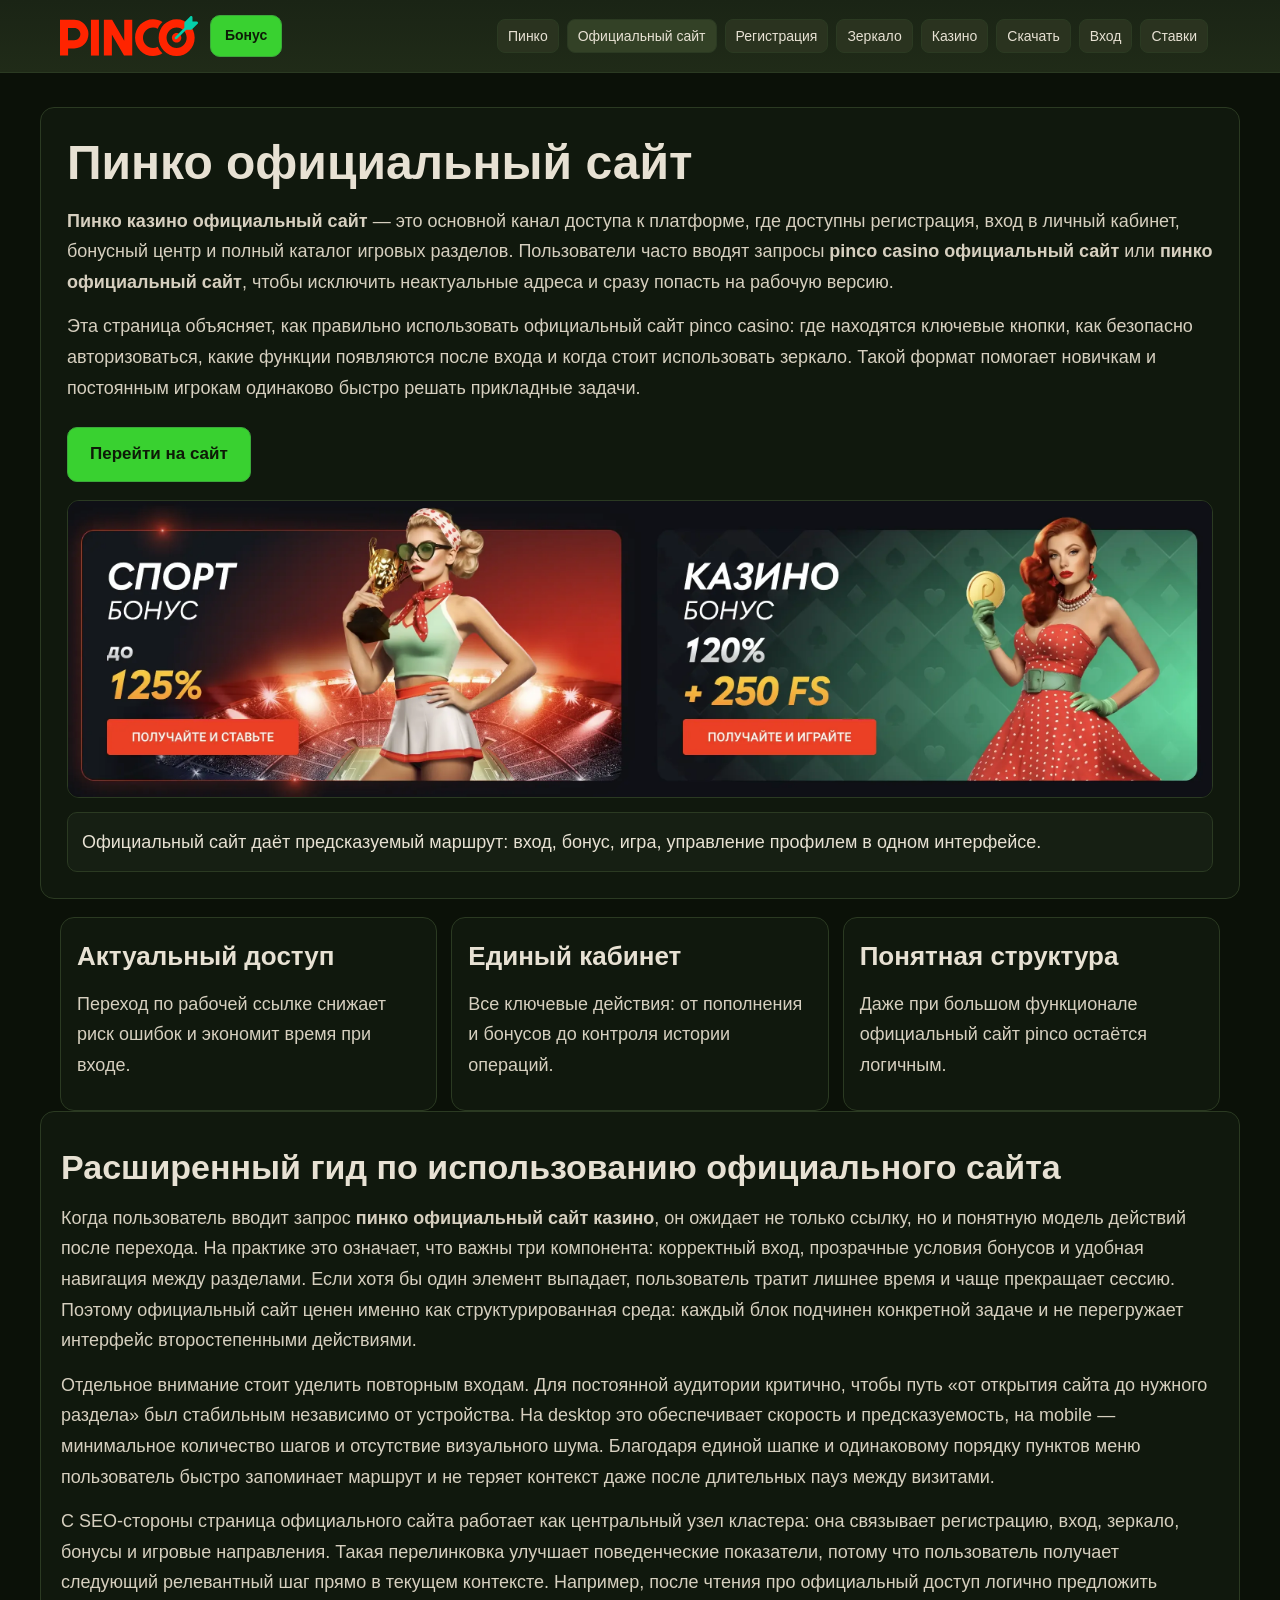
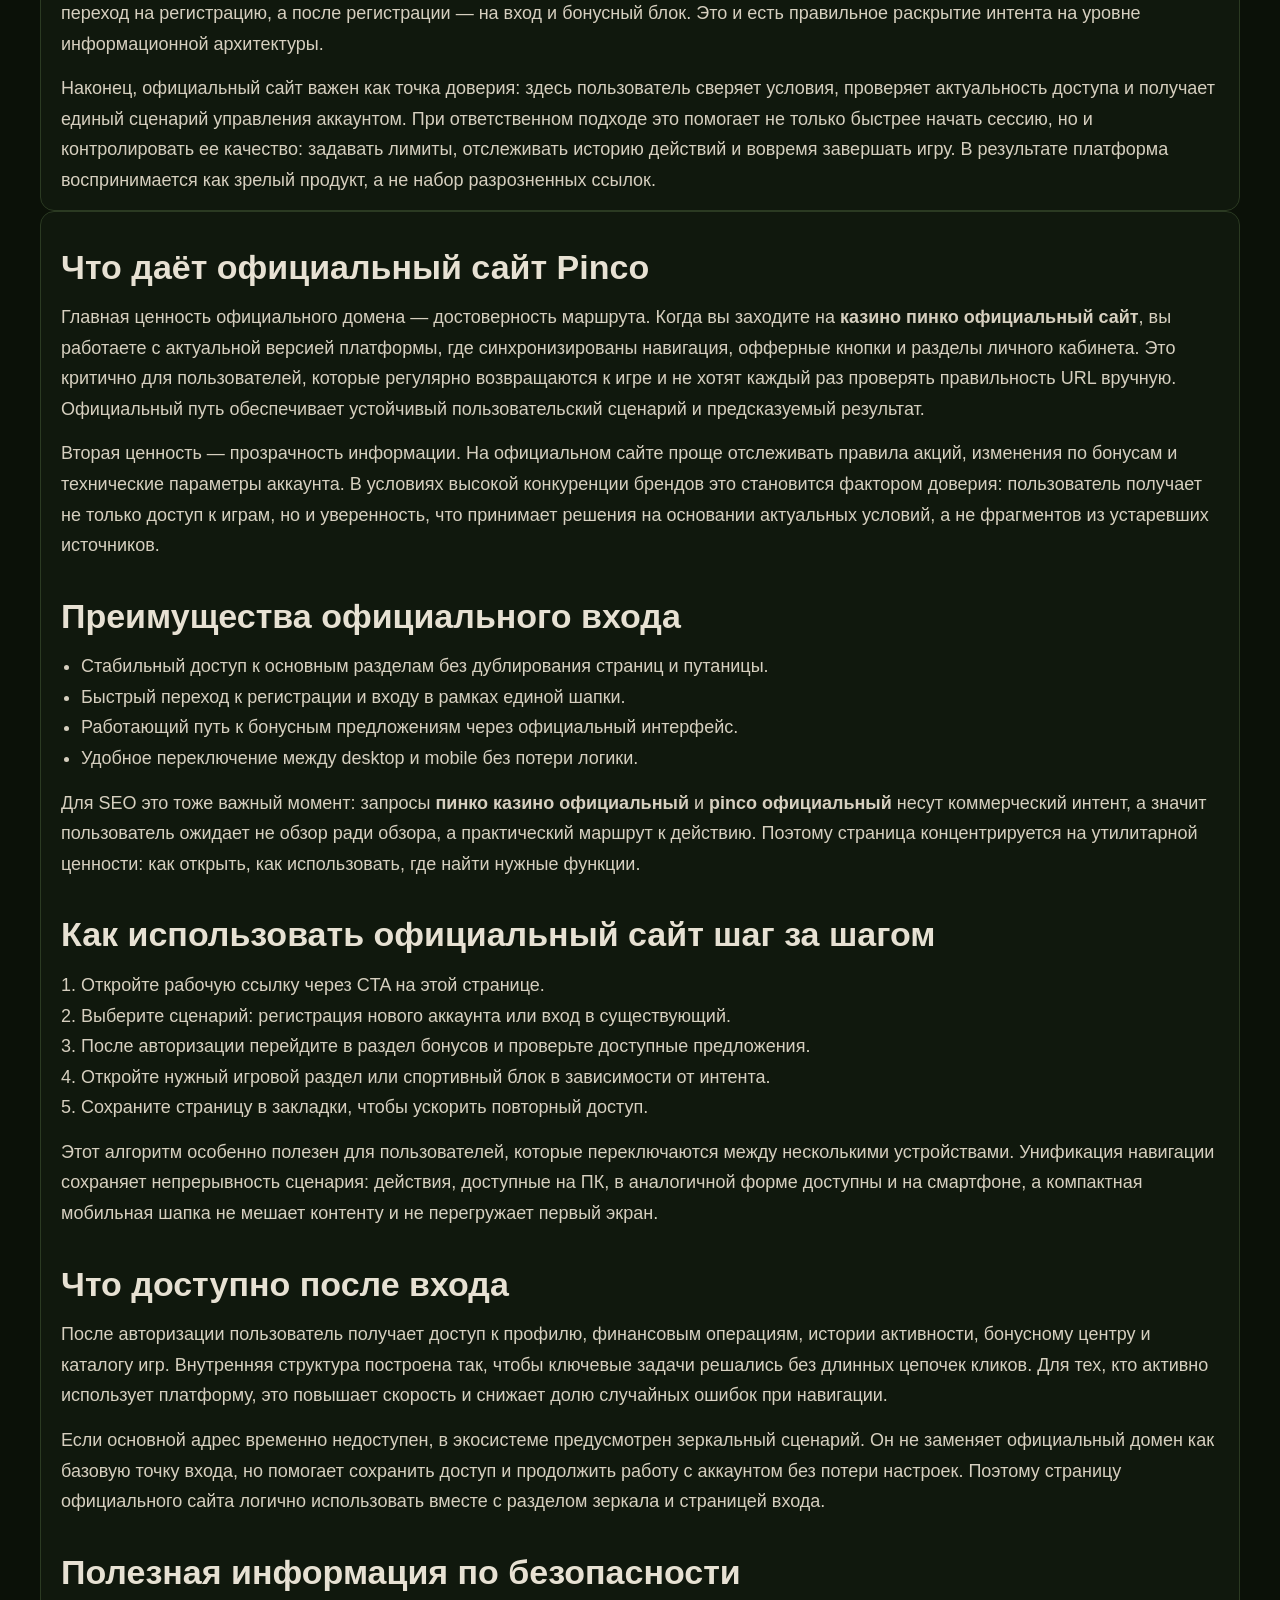
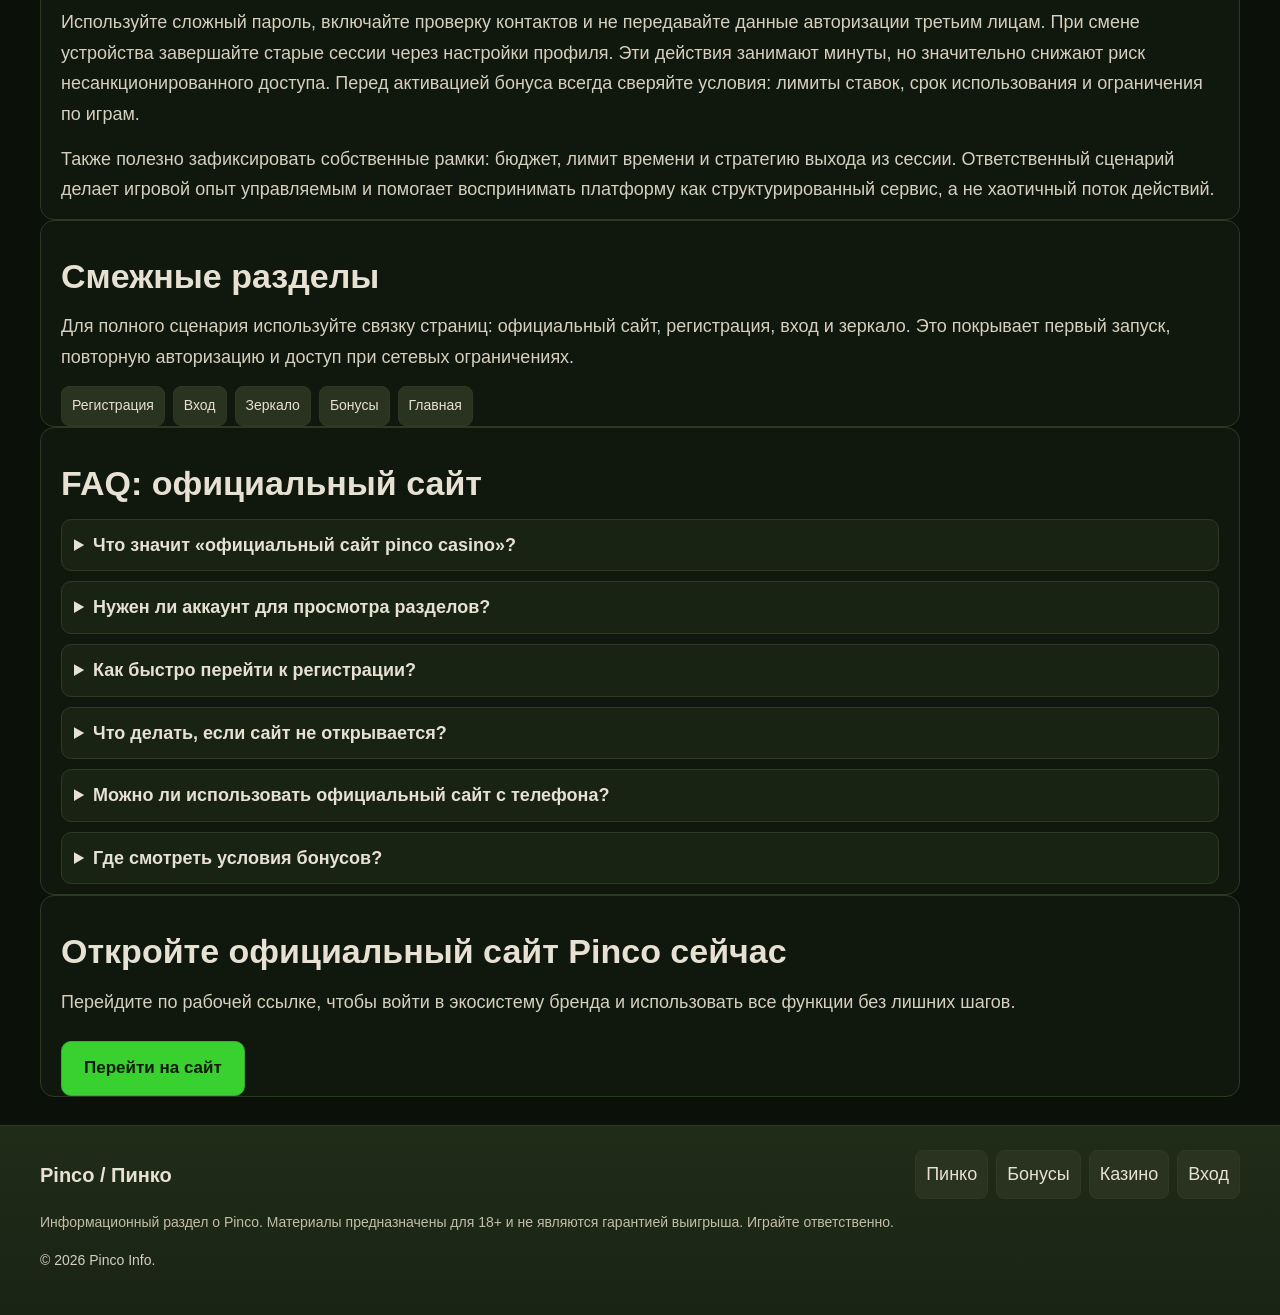
<file: official-site.html>
<!doctype html>
<html lang="ru">
<head>
  <meta charset="UTF-8">
  <meta name="viewport" content="width=device-width, initial-scale=1.0">
  <title>Пинко официальный сайт — вход, регистрация и доступ к казино</title>
  <meta name="description" content="Пинко официальный сайт: как зайти, что доступно после входа, как пройти регистрацию и безопасно использовать Pinco casino официальный сайт.">
  <link rel="stylesheet" href="styles.css">
</head>
<body>
  <header class="site-header">
    <div class="container header-inner">
      <a class="brand" href="index.html"><img src="logo.svg" alt="Пинко официальный сайт"></a>
      <a class="bonus-btn" href="https://h0xhaw0za1kg7e.xyz/click/69e50e3a6bcc635c8163b50c/154/17298/subaccount" rel="nofollow noopener" target="_blank">Бонус</a>
      <nav class="main-nav">
        <a href="index.html">Пинко</a><a class="active" href="official-site.html">Официальный сайт</a><a href="registration.html">Регистрация</a><a href="zerkalo.html">Зеркало</a><a href="casino.html">Казино</a><a href="download.html">Скачать</a><a href="login.html">Вход</a><a href="bets.html">Ставки</a>
      </nav>
      <button class="menu-toggle" data-menu-toggle aria-expanded="false">Меню</button>
    </div>
    <div class="mobile-nav" data-mobile-nav><div class="container"><a href="index.html">Пинко</a><a href="official-site.html">Официальный сайт</a><a href="registration.html">Регистрация</a><a href="zerkalo.html">Зеркало</a><a href="casino.html">Казино</a><a href="download.html">Скачать</a><a href="login.html">Вход</a><a href="bets.html">Ставки</a></div></div>
  </header>
  <main>
    <section class="hero"><div class="container hero-box">
      <h1>Пинко официальный сайт</h1>
      <p><strong>Пинко казино официальный сайт</strong> — это основной канал доступа к платформе, где доступны регистрация, вход в личный кабинет, бонусный центр и полный каталог игровых разделов. Пользователи часто вводят запросы <strong>pinco casino официальный сайт</strong> или <strong>пинко официальный сайт</strong>, чтобы исключить неактуальные адреса и сразу попасть на рабочую версию.</p>
      <p>Эта страница объясняет, как правильно использовать официальный сайт pinco casino: где находятся ключевые кнопки, как безопасно авторизоваться, какие функции появляются после входа и когда стоит использовать зеркало. Такой формат помогает новичкам и постоянным игрокам одинаково быстро решать прикладные задачи.</p>
      <a class="hero-cta" href="https://h0xhaw0za1kg7e.xyz/click/69e50e3a6bcc635c8163b50c/154/17298/subaccount" rel="nofollow noopener" target="_blank">Перейти на сайт</a>
      <div class="hero-banner"><img src="banner.webp" alt="Официальный сайт Pinco casino"></div>
      <div class="hero-note">Официальный сайт даёт предсказуемый маршрут: вход, бонус, игра, управление профилем в одном интерфейсе.</div>
    </div></section>

    <section class="container cards">
      <article class="card"><h3>Актуальный доступ</h3><p>Переход по рабочей ссылке снижает риск ошибок и экономит время при входе.</p></article>
      <article class="card"><h3>Единый кабинет</h3><p>Все ключевые действия: от пополнения и бонусов до контроля истории операций.</p></article>
      <article class="card"><h3>Понятная структура</h3><p>Даже при большом функционале официальный сайт pinco остаётся логичным.</p></article>
    </section>

    <section class="container content-box">
      <h2>Расширенный гид по использованию официального сайта</h2>
      <p>Когда пользователь вводит запрос <strong>пинко официальный сайт казино</strong>, он ожидает не только ссылку, но и понятную модель действий после перехода. На практике это означает, что важны три компонента: корректный вход, прозрачные условия бонусов и удобная навигация между разделами. Если хотя бы один элемент выпадает, пользователь тратит лишнее время и чаще прекращает сессию. Поэтому официальный сайт ценен именно как структурированная среда: каждый блок подчинен конкретной задаче и не перегружает интерфейс второстепенными действиями.</p>
      <p>Отдельное внимание стоит уделить повторным входам. Для постоянной аудитории критично, чтобы путь «от открытия сайта до нужного раздела» был стабильным независимо от устройства. На desktop это обеспечивает скорость и предсказуемость, на mobile — минимальное количество шагов и отсутствие визуального шума. Благодаря единой шапке и одинаковому порядку пунктов меню пользователь быстро запоминает маршрут и не теряет контекст даже после длительных пауз между визитами.</p>
      <p>С SEO-стороны страница официального сайта работает как центральный узел кластера: она связывает регистрацию, вход, зеркало, бонусы и игровые направления. Такая перелинковка улучшает поведенческие показатели, потому что пользователь получает следующий релевантный шаг прямо в текущем контексте. Например, после чтения про официальный доступ логично предложить переход на регистрацию, а после регистрации — на вход и бонусный блок. Это и есть правильное раскрытие интента на уровне информационной архитектуры.</p>
      <p>Наконец, официальный сайт важен как точка доверия: здесь пользователь сверяет условия, проверяет актуальность доступа и получает единый сценарий управления аккаунтом. При ответственном подходе это помогает не только быстрее начать сессию, но и контролировать ее качество: задавать лимиты, отслеживать историю действий и вовремя завершать игру. В результате платформа воспринимается как зрелый продукт, а не набор разрозненных ссылок.</p>
    </section>

    <section class="container content-box">
      <h2>Что даёт официальный сайт Pinco</h2>
      <p>Главная ценность официального домена — достоверность маршрута. Когда вы заходите на <strong>казино пинко официальный сайт</strong>, вы работаете с актуальной версией платформы, где синхронизированы навигация, офферные кнопки и разделы личного кабинета. Это критично для пользователей, которые регулярно возвращаются к игре и не хотят каждый раз проверять правильность URL вручную. Официальный путь обеспечивает устойчивый пользовательский сценарий и предсказуемый результат.</p>
      <p>Вторая ценность — прозрачность информации. На официальном сайте проще отслеживать правила акций, изменения по бонусам и технические параметры аккаунта. В условиях высокой конкуренции брендов это становится фактором доверия: пользователь получает не только доступ к играм, но и уверенность, что принимает решения на основании актуальных условий, а не фрагментов из устаревших источников.</p>

      <h2>Преимущества официального входа</h2>
      <ul>
        <li>Стабильный доступ к основным разделам без дублирования страниц и путаницы.</li>
        <li>Быстрый переход к регистрации и входу в рамках единой шапки.</li>
        <li>Работающий путь к бонусным предложениям через официальный интерфейс.</li>
        <li>Удобное переключение между desktop и mobile без потери логики.</li>
      </ul>
      <p>Для SEO это тоже важный момент: запросы <strong>пинко казино официальный</strong> и <strong>pinco официальный</strong> несут коммерческий интент, а значит пользователь ожидает не обзор ради обзора, а практический маршрут к действию. Поэтому страница концентрируется на утилитарной ценности: как открыть, как использовать, где найти нужные функции.</p>

      <h2>Как использовать официальный сайт шаг за шагом</h2>
      <ol>
        <li>Откройте рабочую ссылку через CTA на этой странице.</li>
        <li>Выберите сценарий: регистрация нового аккаунта или вход в существующий.</li>
        <li>После авторизации перейдите в раздел бонусов и проверьте доступные предложения.</li>
        <li>Откройте нужный игровой раздел или спортивный блок в зависимости от интента.</li>
        <li>Сохраните страницу в закладки, чтобы ускорить повторный доступ.</li>
      </ol>
      <p>Этот алгоритм особенно полезен для пользователей, которые переключаются между несколькими устройствами. Унификация навигации сохраняет непрерывность сценария: действия, доступные на ПК, в аналогичной форме доступны и на смартфоне, а компактная мобильная шапка не мешает контенту и не перегружает первый экран.</p>

      <h2>Что доступно после входа</h2>
      <p>После авторизации пользователь получает доступ к профилю, финансовым операциям, истории активности, бонусному центру и каталогу игр. Внутренняя структура построена так, чтобы ключевые задачи решались без длинных цепочек кликов. Для тех, кто активно использует платформу, это повышает скорость и снижает долю случайных ошибок при навигации.</p>
      <p>Если основной адрес временно недоступен, в экосистеме предусмотрен зеркальный сценарий. Он не заменяет официальный домен как базовую точку входа, но помогает сохранить доступ и продолжить работу с аккаунтом без потери настроек. Поэтому страницу официального сайта логично использовать вместе с разделом зеркала и страницей входа.</p>

      <h2>Полезная информация по безопасности</h2>
      <p>Используйте сложный пароль, включайте проверку контактов и не передавайте данные авторизации третьим лицам. При смене устройства завершайте старые сессии через настройки профиля. Эти действия занимают минуты, но значительно снижают риск несанкционированного доступа. Перед активацией бонуса всегда сверяйте условия: лимиты ставок, срок использования и ограничения по играм.</p>
      <p>Также полезно зафиксировать собственные рамки: бюджет, лимит времени и стратегию выхода из сессии. Ответственный сценарий делает игровой опыт управляемым и помогает воспринимать платформу как структурированный сервис, а не хаотичный поток действий.</p>
    </section>

    <section class="container steps-box">
      <h2>Смежные разделы</h2>
      <p>Для полного сценария используйте связку страниц: официальный сайт, регистрация, вход и зеркало. Это покрывает первый запуск, повторную авторизацию и доступ при сетевых ограничениях.</p>
      <div class="related-links">
        <a href="registration.html">Регистрация</a><a href="login.html">Вход</a><a href="zerkalo.html">Зеркало</a><a href="bonus.html">Бонусы</a><a href="index.html">Главная</a>
      </div>
    </section>

    <section class="container faq-box">
      <h2>FAQ: официальный сайт</h2>
      <details><summary>Что значит «официальный сайт pinco casino»?</summary><p>Это основной рабочий адрес бренда, где доступны вход, регистрация, бонусы и игровые разделы.</p></details>
      <details><summary>Нужен ли аккаунт для просмотра разделов?</summary><p>Часть информации доступна без входа, но игровые и персональные функции требуют авторизации.</p></details>
      <details><summary>Как быстро перейти к регистрации?</summary><p>Используйте кнопку бонуса или CTA на странице — они ведут на единый офферный переход.</p></details>
      <details><summary>Что делать, если сайт не открывается?</summary><p>Перейдите в раздел зеркала и используйте актуальный зеркальный маршрут доступа.</p></details>
      <details><summary>Можно ли использовать официальный сайт с телефона?</summary><p>Да, интерфейс адаптирован под мобильный экран и сохраняет ту же структуру разделов.</p></details>
      <details><summary>Где смотреть условия бонусов?</summary><p>В бонусном разделе личного кабинета: там указываются лимиты, сроки и требования активации.</p></details>
    </section>

    <section class="container cta-box">
      <h2>Откройте официальный сайт Pinco сейчас</h2>
      <p>Перейдите по рабочей ссылке, чтобы войти в экосистему бренда и использовать все функции без лишних шагов.</p>
      <a class="cta-button" href="https://h0xhaw0za1kg7e.xyz/click/69e50e3a6bcc635c8163b50c/154/17298/subaccount" rel="nofollow noopener" target="_blank">Перейти на сайт</a>
    </section>
  </main>
  <footer class="site-footer"><div class="container footer-inner"><div class="footer-top"><div class="footer-brand">Pinco / Пинко</div><div class="footer-links"><a href="index.html">Пинко</a><a href="bonus.html">Бонусы</a><a href="casino.html">Казино</a><a href="login.html">Вход</a></div></div><p class="footer-disclaimer">Информационный раздел о Pinco. Материалы предназначены для 18+ и не являются гарантией выигрыша. Играйте ответственно.</p><p class="copyright">© 2026 Pinco Info.</p></div></footer>
  <script src="script.js"></script>
</body>
</html>
</file>
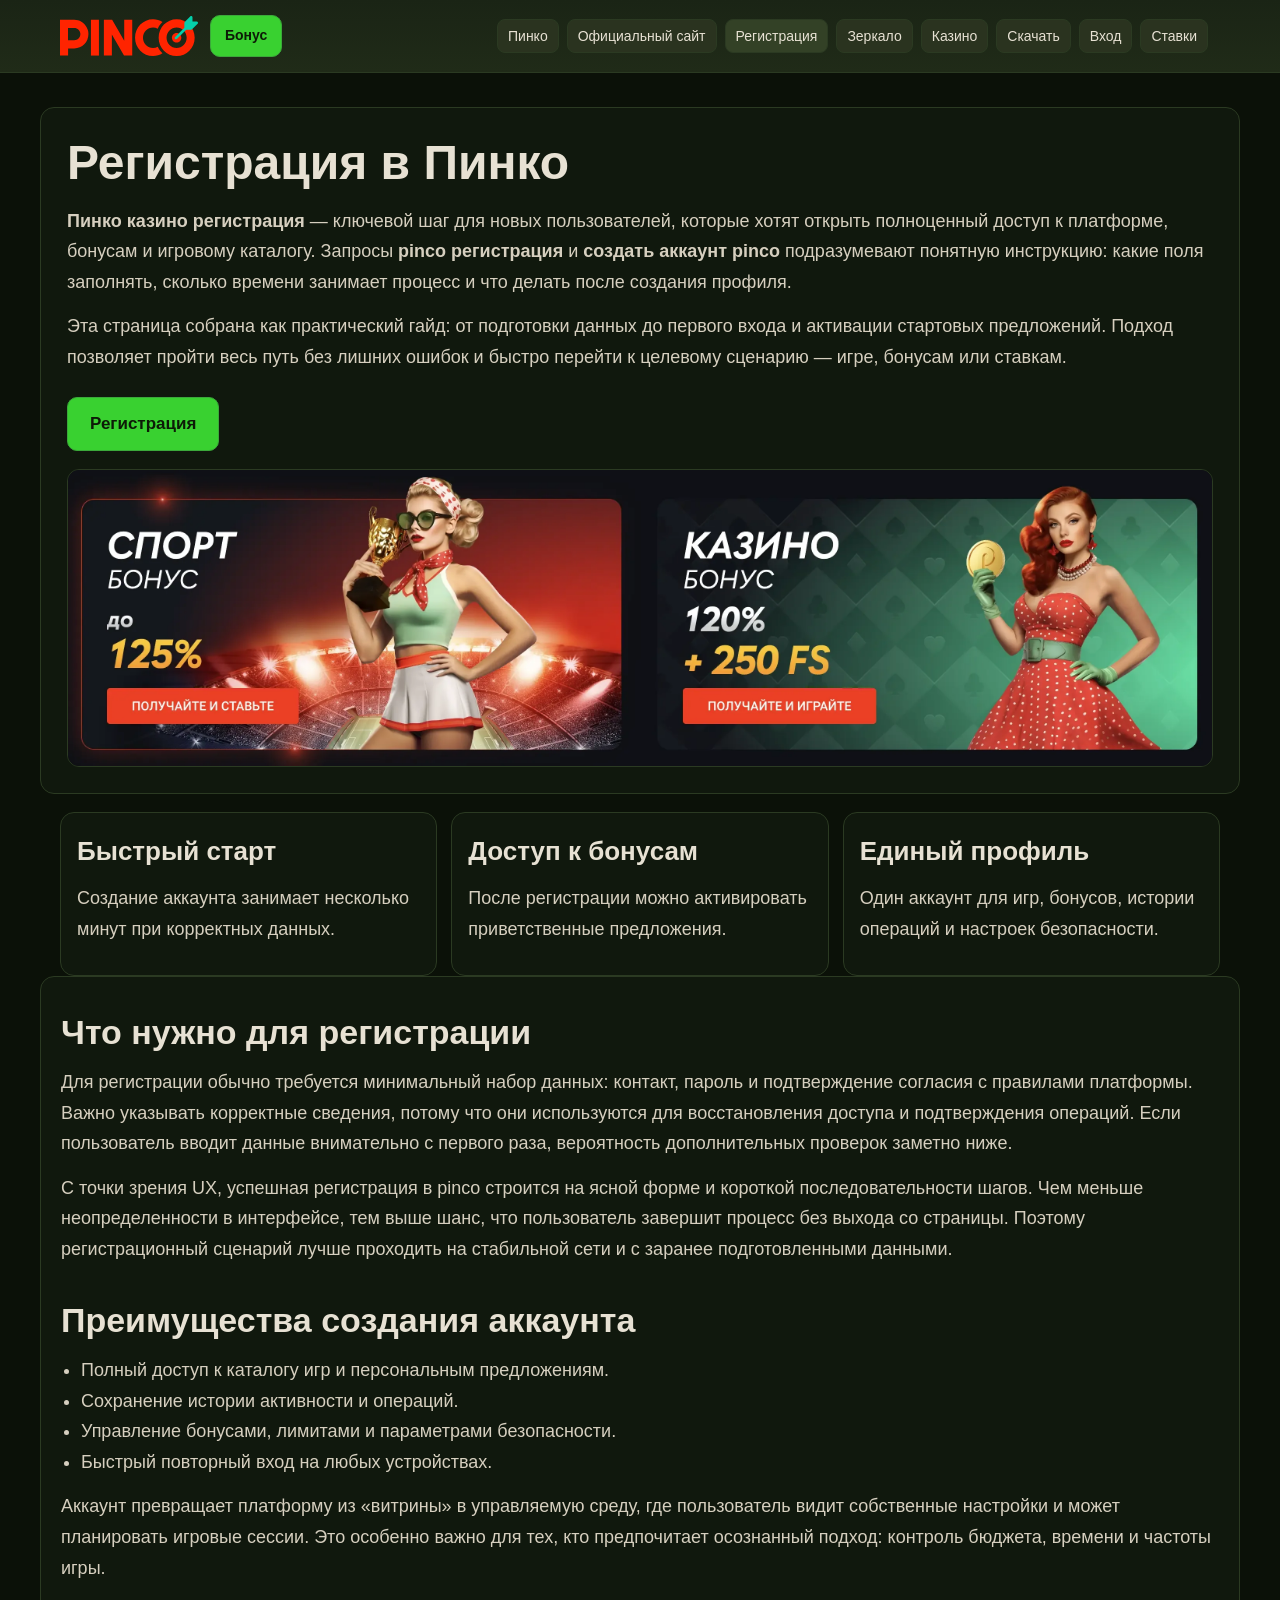
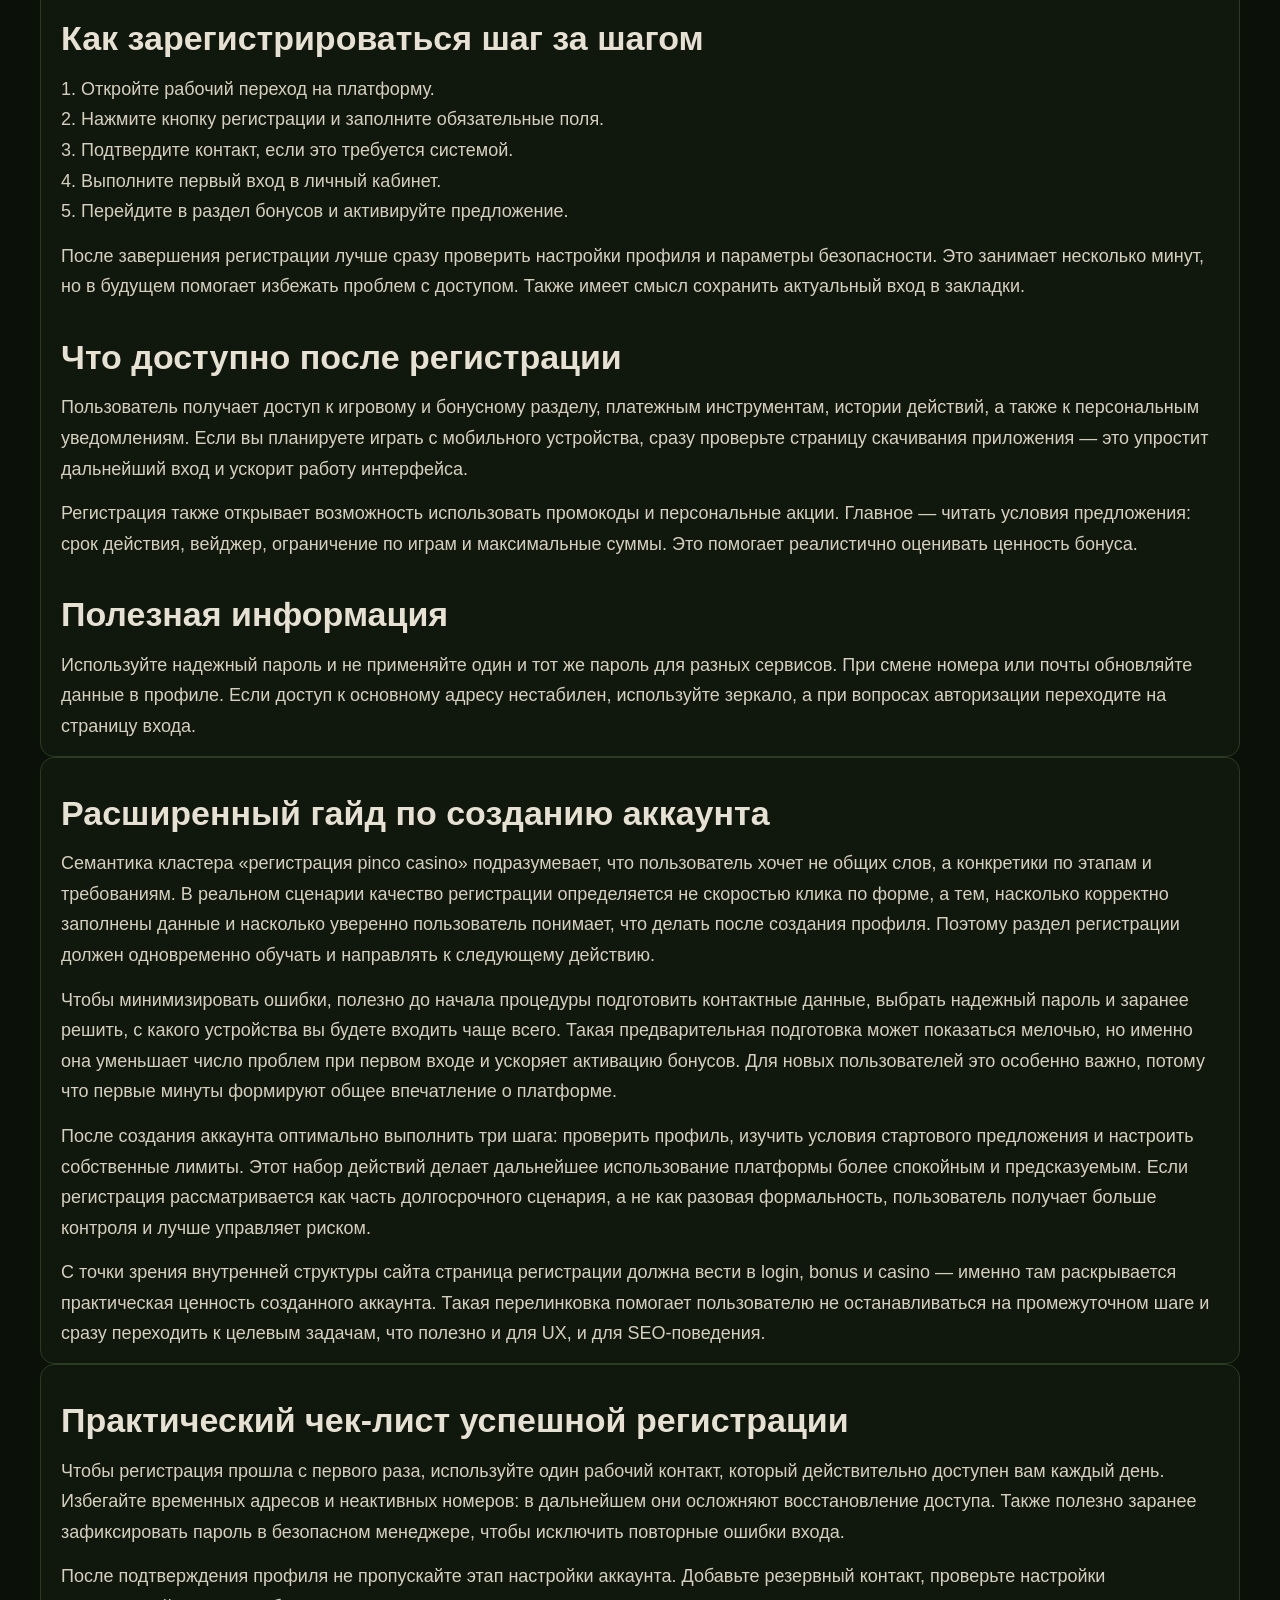
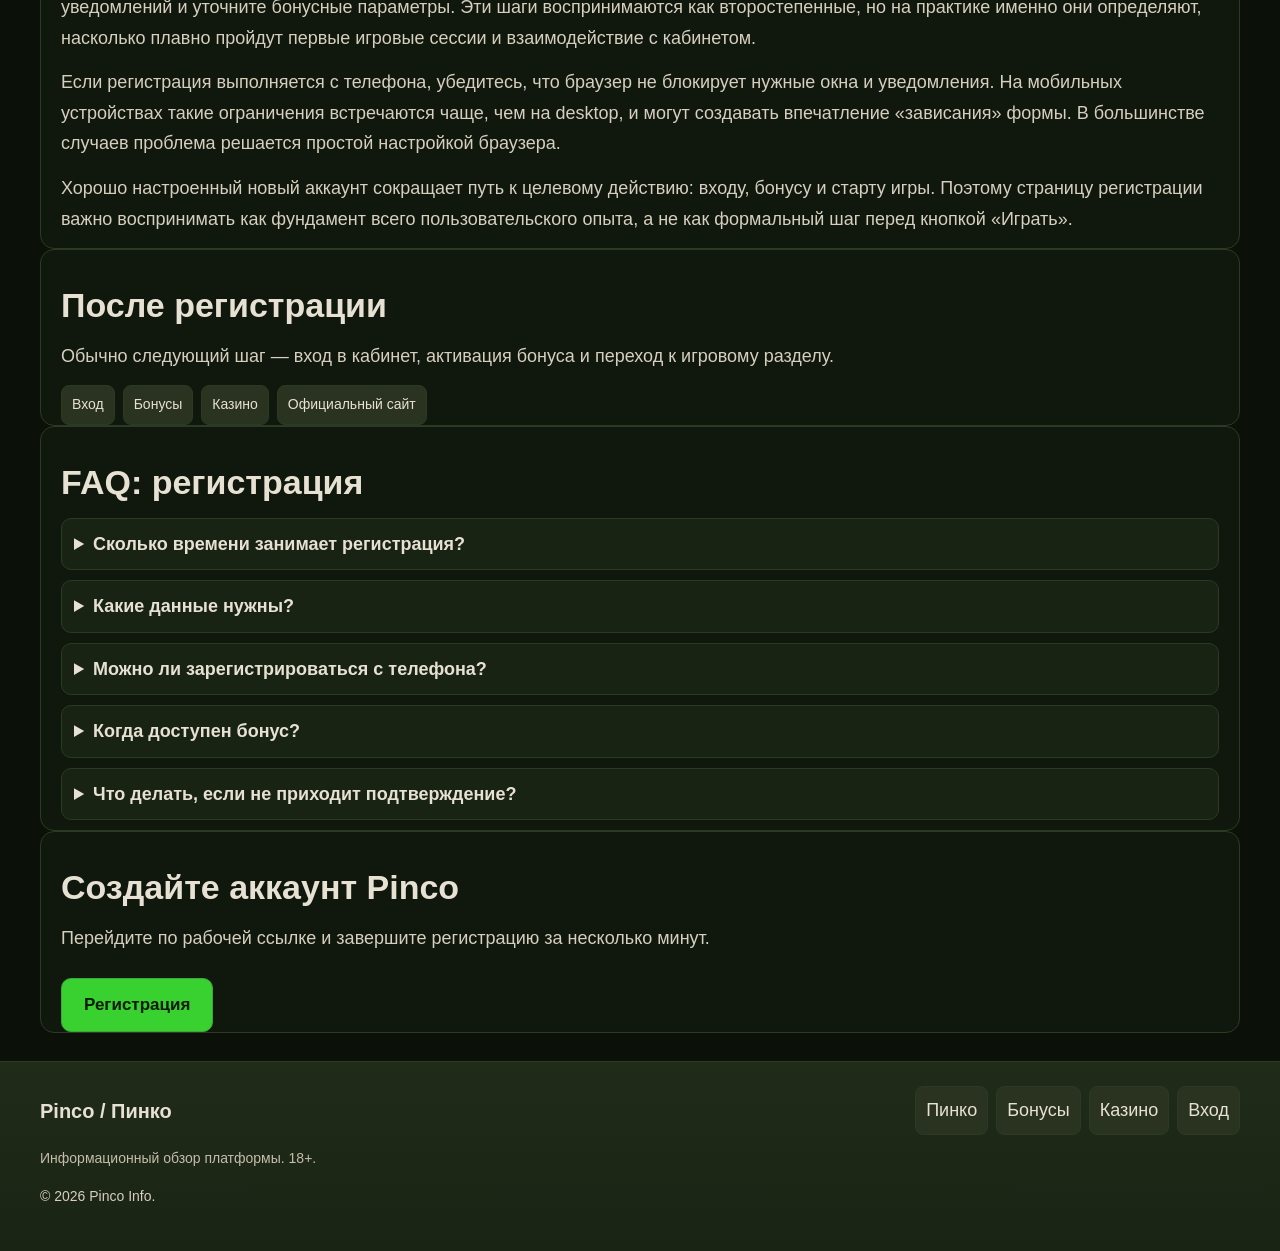
<file: registration.html>
<!doctype html>
<html lang="ru"><head><meta charset="UTF-8"><meta name="viewport" content="width=device-width, initial-scale=1.0"><title>Регистрация в Пинко — как создать аккаунт в Pinco</title><meta name="description" content="Регистрация в Пинко: как создать аккаунт pinco casino, какие данные нужны, сколько занимает процесс и как быстро начать игру."><link rel="stylesheet" href="styles.css"></head>
<body>
<header class="site-header"><div class="container header-inner"><a class="brand" href="index.html"><img src="logo.svg" alt="Регистрация Pinco"></a><a class="bonus-btn" href="https://h0xhaw0za1kg7e.xyz/click/69e50e3a6bcc635c8163b50c/154/17298/subaccount" rel="nofollow noopener" target="_blank">Бонус</a><nav class="main-nav"><a href="index.html">Пинко</a><a href="official-site.html">Официальный сайт</a><a class="active" href="registration.html">Регистрация</a><a href="zerkalo.html">Зеркало</a><a href="casino.html">Казино</a><a href="download.html">Скачать</a><a href="login.html">Вход</a><a href="bets.html">Ставки</a></nav><button class="menu-toggle" data-menu-toggle aria-expanded="false">Меню</button></div><div class="mobile-nav" data-mobile-nav><div class="container"><a href="index.html">Пинко</a><a href="official-site.html">Официальный сайт</a><a href="registration.html">Регистрация</a><a href="zerkalo.html">Зеркало</a><a href="casino.html">Казино</a><a href="download.html">Скачать</a><a href="login.html">Вход</a><a href="bets.html">Ставки</a></div></div></header>
<main><section class="hero"><div class="container hero-box"><h1>Регистрация в Пинко</h1><p><strong>Пинко казино регистрация</strong> — ключевой шаг для новых пользователей, которые хотят открыть полноценный доступ к платформе, бонусам и игровому каталогу. Запросы <strong>pinco регистрация</strong> и <strong>создать аккаунт pinco</strong> подразумевают понятную инструкцию: какие поля заполнять, сколько времени занимает процесс и что делать после создания профиля.</p><p>Эта страница собрана как практический гайд: от подготовки данных до первого входа и активации стартовых предложений. Подход позволяет пройти весь путь без лишних ошибок и быстро перейти к целевому сценарию — игре, бонусам или ставкам.</p><a class="hero-cta" href="https://h0xhaw0za1kg7e.xyz/click/69e50e3a6bcc635c8163b50c/154/17298/subaccount" rel="nofollow noopener" target="_blank">Регистрация</a><div class="hero-banner"><img src="banner.webp" alt="Регистрация в Pinco casino"></div></div></section>
<section class="container cards"><article class="card"><h3>Быстрый старт</h3><p>Создание аккаунта занимает несколько минут при корректных данных.</p></article><article class="card"><h3>Доступ к бонусам</h3><p>После регистрации можно активировать приветственные предложения.</p></article><article class="card"><h3>Единый профиль</h3><p>Один аккаунт для игр, бонусов, истории операций и настроек безопасности.</p></article></section>
<section class="container content-box"><h2>Что нужно для регистрации</h2><p>Для регистрации обычно требуется минимальный набор данных: контакт, пароль и подтверждение согласия с правилами платформы. Важно указывать корректные сведения, потому что они используются для восстановления доступа и подтверждения операций. Если пользователь вводит данные внимательно с первого раза, вероятность дополнительных проверок заметно ниже.</p><p>С точки зрения UX, успешная регистрация в pinco строится на ясной форме и короткой последовательности шагов. Чем меньше неопределенности в интерфейсе, тем выше шанс, что пользователь завершит процесс без выхода со страницы. Поэтому регистрационный сценарий лучше проходить на стабильной сети и с заранее подготовленными данными.</p><h2>Преимущества создания аккаунта</h2><ul><li>Полный доступ к каталогу игр и персональным предложениям.</li><li>Сохранение истории активности и операций.</li><li>Управление бонусами, лимитами и параметрами безопасности.</li><li>Быстрый повторный вход на любых устройствах.</li></ul><p>Аккаунт превращает платформу из «витрины» в управляемую среду, где пользователь видит собственные настройки и может планировать игровые сессии. Это особенно важно для тех, кто предпочитает осознанный подход: контроль бюджета, времени и частоты игры.</p><h2>Как зарегистрироваться шаг за шагом</h2><ol><li>Откройте рабочий переход на платформу.</li><li>Нажмите кнопку регистрации и заполните обязательные поля.</li><li>Подтвердите контакт, если это требуется системой.</li><li>Выполните первый вход в личный кабинет.</li><li>Перейдите в раздел бонусов и активируйте предложение.</li></ol><p>После завершения регистрации лучше сразу проверить настройки профиля и параметры безопасности. Это занимает несколько минут, но в будущем помогает избежать проблем с доступом. Также имеет смысл сохранить актуальный вход в закладки.</p><h2>Что доступно после регистрации</h2><p>Пользователь получает доступ к игровому и бонусному разделу, платежным инструментам, истории действий, а также к персональным уведомлениям. Если вы планируете играть с мобильного устройства, сразу проверьте страницу скачивания приложения — это упростит дальнейший вход и ускорит работу интерфейса.</p><p>Регистрация также открывает возможность использовать промокоды и персональные акции. Главное — читать условия предложения: срок действия, вейджер, ограничение по играм и максимальные суммы. Это помогает реалистично оценивать ценность бонуса.</p><h2>Полезная информация</h2><p>Используйте надежный пароль и не применяйте один и тот же пароль для разных сервисов. При смене номера или почты обновляйте данные в профиле. Если доступ к основному адресу нестабилен, используйте зеркало, а при вопросах авторизации переходите на страницу входа.</p></section>
<section class="container content-box"><h2>Расширенный гайд по созданию аккаунта</h2><p>Семантика кластера «регистрация pinco casino» подразумевает, что пользователь хочет не общих слов, а конкретики по этапам и требованиям. В реальном сценарии качество регистрации определяется не скоростью клика по форме, а тем, насколько корректно заполнены данные и насколько уверенно пользователь понимает, что делать после создания профиля. Поэтому раздел регистрации должен одновременно обучать и направлять к следующему действию.</p><p>Чтобы минимизировать ошибки, полезно до начала процедуры подготовить контактные данные, выбрать надежный пароль и заранее решить, с какого устройства вы будете входить чаще всего. Такая предварительная подготовка может показаться мелочью, но именно она уменьшает число проблем при первом входе и ускоряет активацию бонусов. Для новых пользователей это особенно важно, потому что первые минуты формируют общее впечатление о платформе.</p><p>После создания аккаунта оптимально выполнить три шага: проверить профиль, изучить условия стартового предложения и настроить собственные лимиты. Этот набор действий делает дальнейшее использование платформы более спокойным и предсказуемым. Если регистрация рассматривается как часть долгосрочного сценария, а не как разовая формальность, пользователь получает больше контроля и лучше управляет риском.</p><p>С точки зрения внутренней структуры сайта страница регистрации должна вести в login, bonus и casino — именно там раскрывается практическая ценность созданного аккаунта. Такая перелинковка помогает пользователю не останавливаться на промежуточном шаге и сразу переходить к целевым задачам, что полезно и для UX, и для SEO-поведения.</p></section>
<section class="container content-box"><h2>Практический чек-лист успешной регистрации</h2><p>Чтобы регистрация прошла с первого раза, используйте один рабочий контакт, который действительно доступен вам каждый день. Избегайте временных адресов и неактивных номеров: в дальнейшем они осложняют восстановление доступа. Также полезно заранее зафиксировать пароль в безопасном менеджере, чтобы исключить повторные ошибки входа.</p><p>После подтверждения профиля не пропускайте этап настройки аккаунта. Добавьте резервный контакт, проверьте настройки уведомлений и уточните бонусные параметры. Эти шаги воспринимаются как второстепенные, но на практике именно они определяют, насколько плавно пройдут первые игровые сессии и взаимодействие с кабинетом.</p><p>Если регистрация выполняется с телефона, убедитесь, что браузер не блокирует нужные окна и уведомления. На мобильных устройствах такие ограничения встречаются чаще, чем на desktop, и могут создавать впечатление «зависания» формы. В большинстве случаев проблема решается простой настройкой браузера.</p><p>Хорошо настроенный новый аккаунт сокращает путь к целевому действию: входу, бонусу и старту игры. Поэтому страницу регистрации важно воспринимать как фундамент всего пользовательского опыта, а не как формальный шаг перед кнопкой «Играть».</p></section>
<section class="container steps-box"><h2>После регистрации</h2><p>Обычно следующий шаг — вход в кабинет, активация бонуса и переход к игровому разделу.</p><div class="related-links"><a href="login.html">Вход</a><a href="bonus.html">Бонусы</a><a href="casino.html">Казино</a><a href="official-site.html">Официальный сайт</a></div></section>
<section class="container faq-box"><h2>FAQ: регистрация</h2><details><summary>Сколько времени занимает регистрация?</summary><p>Обычно от одной до нескольких минут при корректном заполнении формы.</p></details><details><summary>Какие данные нужны?</summary><p>Базовые контактные данные и пароль для авторизации.</p></details><details><summary>Можно ли зарегистрироваться с телефона?</summary><p>Да, мобильная версия поддерживает полный регистрационный сценарий.</p></details><details><summary>Когда доступен бонус?</summary><p>После создания аккаунта и выполнения условий активации.</p></details><details><summary>Что делать, если не приходит подтверждение?</summary><p>Проверьте корректность контакта и повторите отправку кода.</p></details></section>
<section class="container cta-box"><h2>Создайте аккаунт Pinco</h2><p>Перейдите по рабочей ссылке и завершите регистрацию за несколько минут.</p><a class="cta-button" href="https://h0xhaw0za1kg7e.xyz/click/69e50e3a6bcc635c8163b50c/154/17298/subaccount" rel="nofollow noopener" target="_blank">Регистрация</a></section></main>
<footer class="site-footer"><div class="container footer-inner"><div class="footer-top"><div class="footer-brand">Pinco / Пинко</div><div class="footer-links"><a href="index.html">Пинко</a><a href="bonus.html">Бонусы</a><a href="casino.html">Казино</a><a href="login.html">Вход</a></div></div><p class="footer-disclaimer">Информационный обзор платформы. 18+.</p><p class="copyright">© 2026 Pinco Info.</p></div></footer>
<script src="script.js"></script></body></html>
</file>
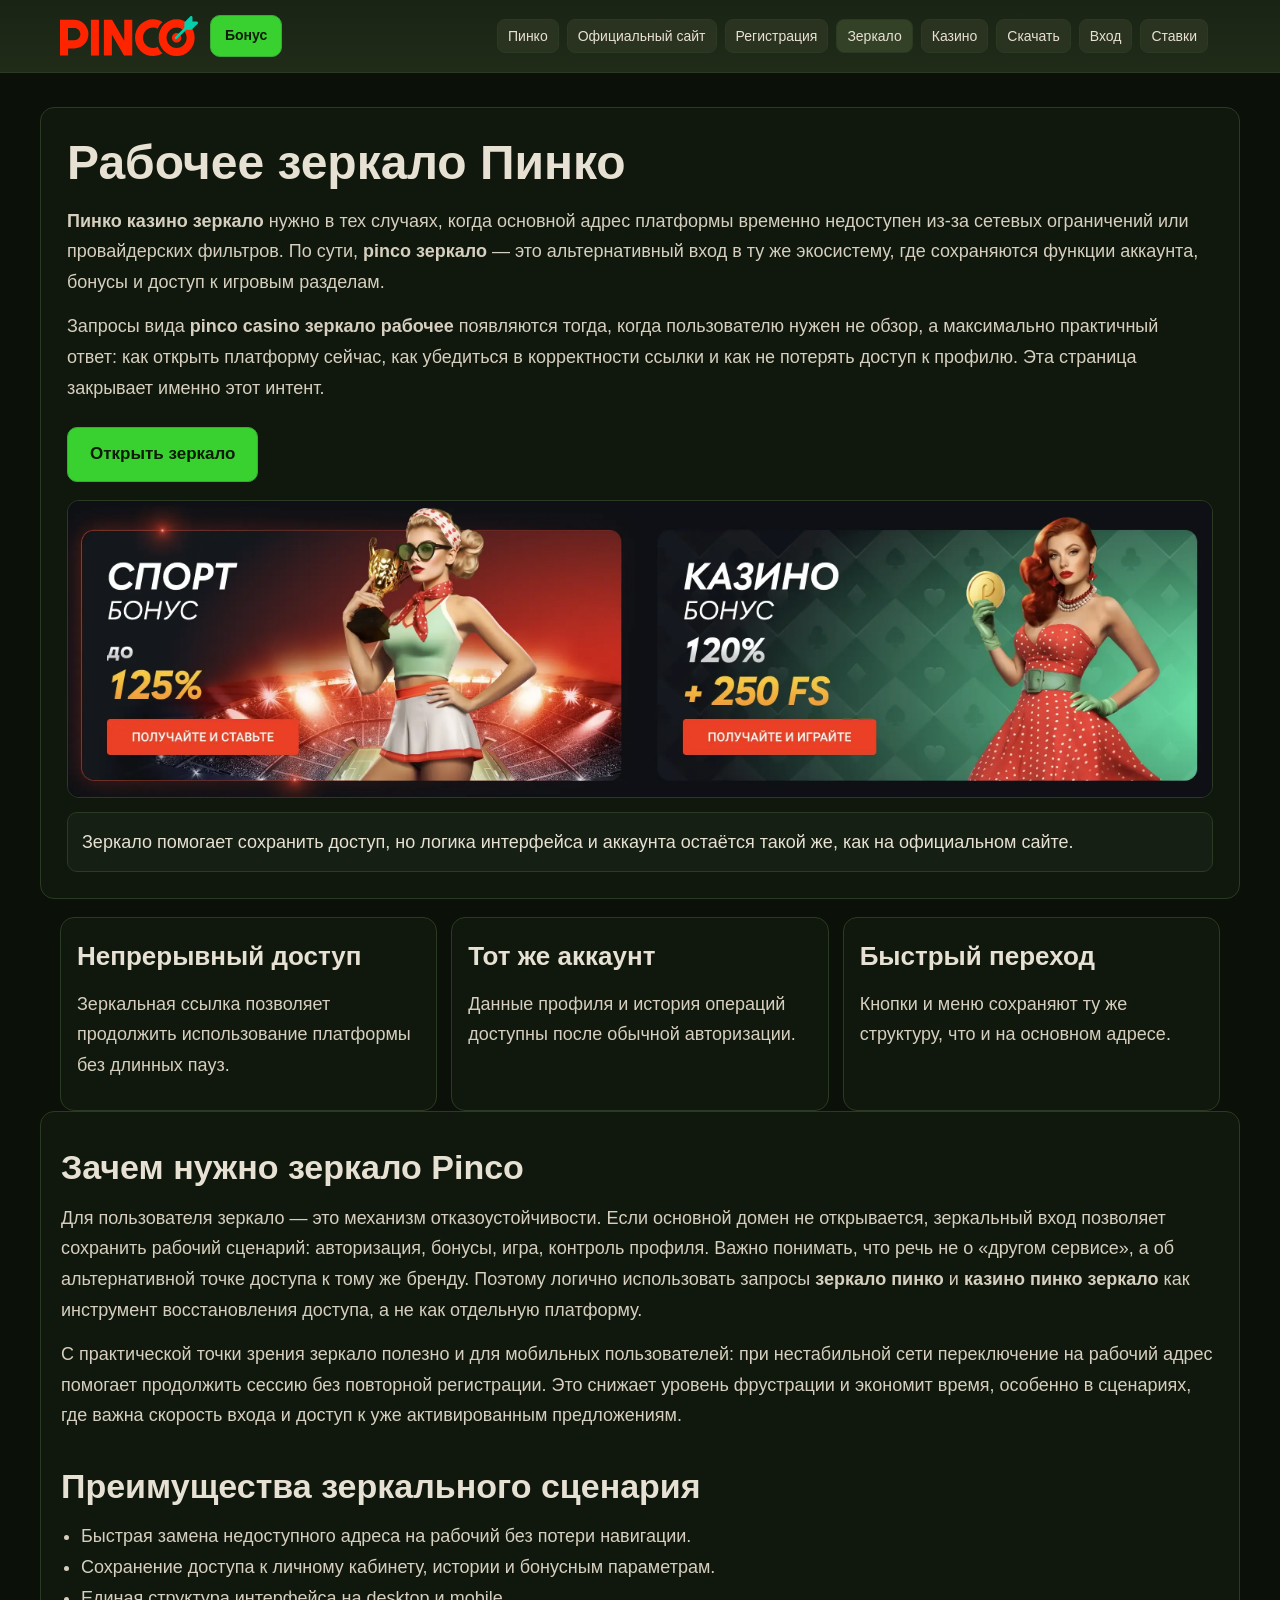
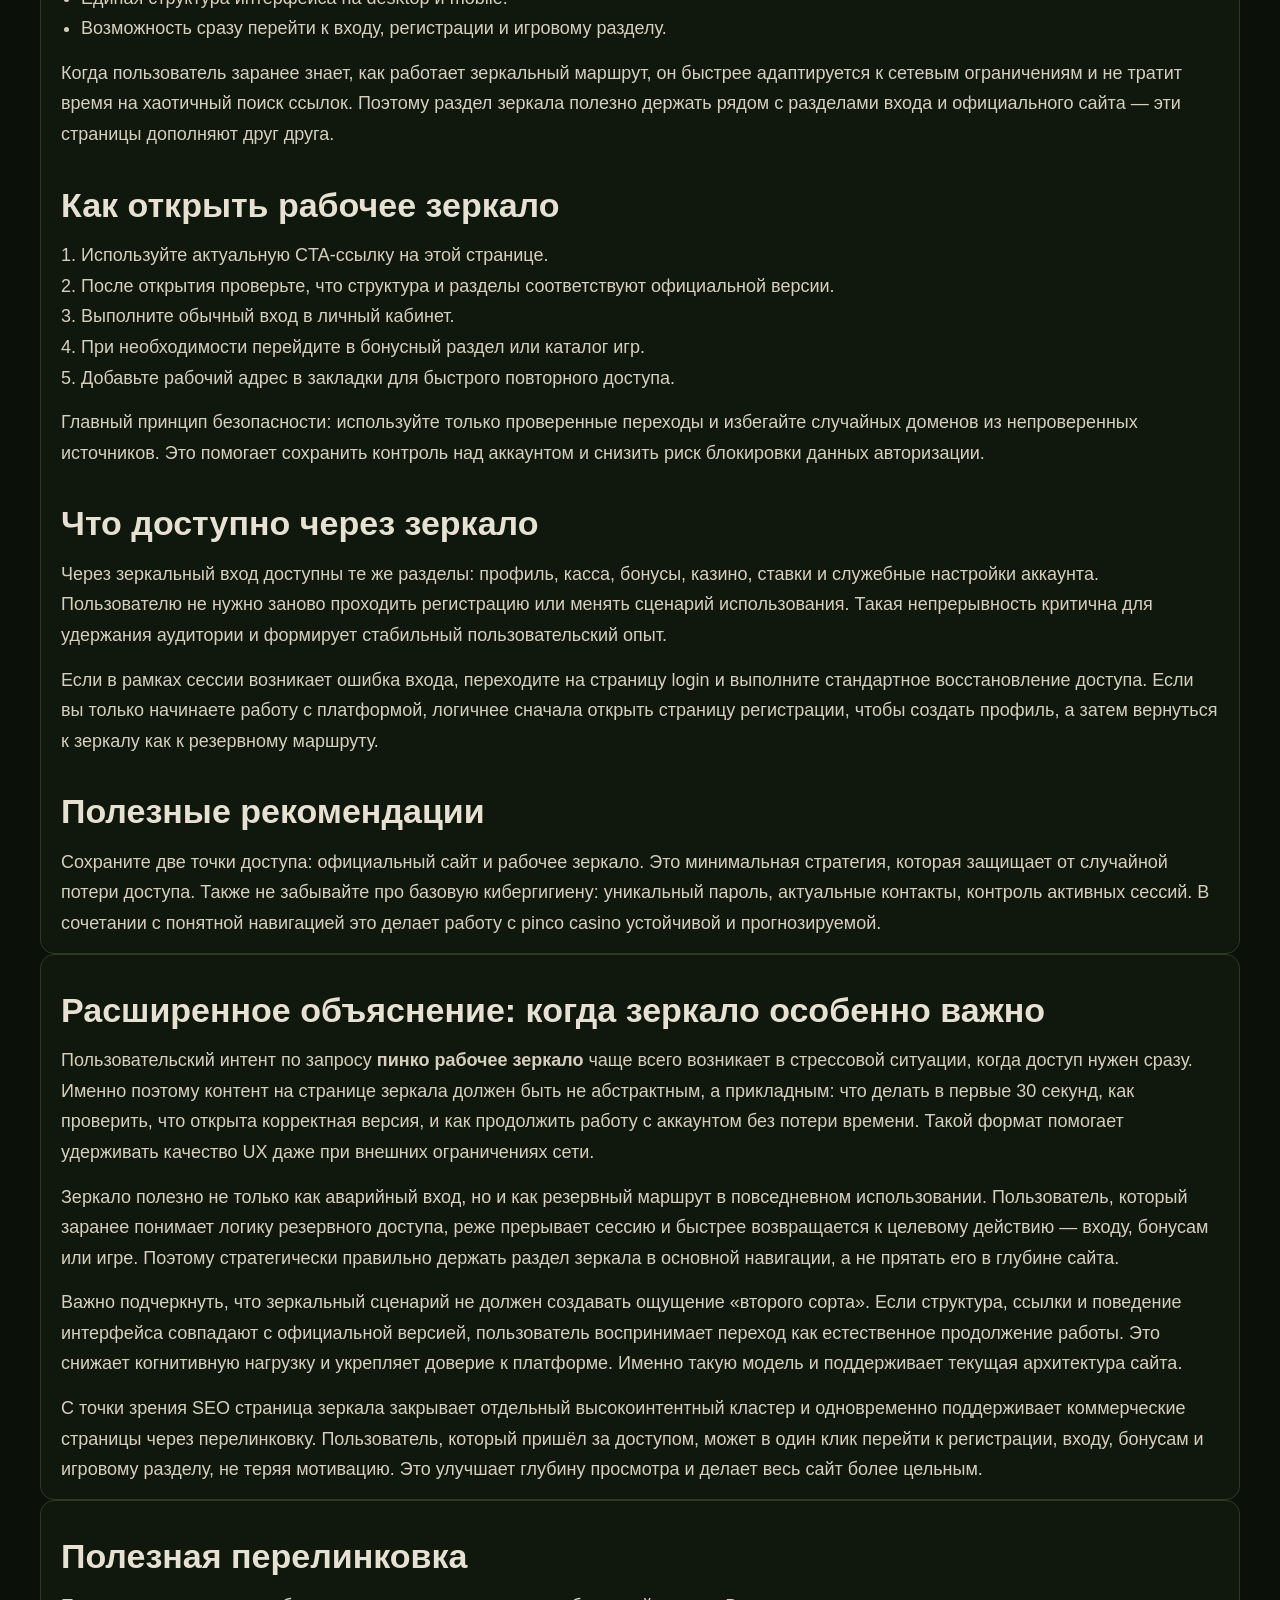
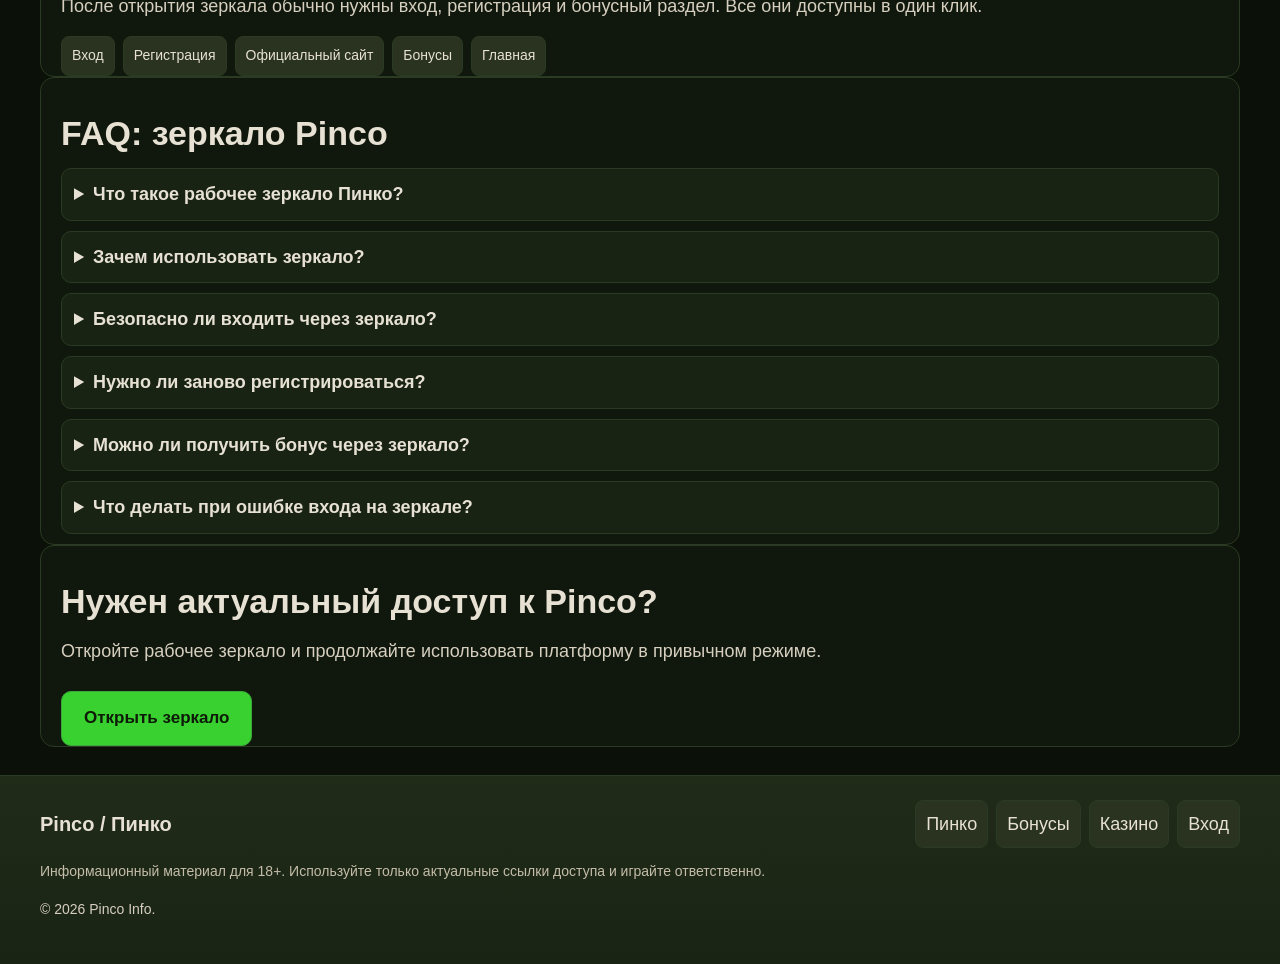
<file: zerkalo.html>
<!doctype html>
<html lang="ru">
<head>
  <meta charset="UTF-8"><meta name="viewport" content="width=device-width, initial-scale=1.0">
  <title>Рабочее зеркало Пинко — актуальная ссылка на Pinco</title>
  <meta name="description" content="Рабочее зеркало Пинко: как открыть pinco casino зеркало, зачем оно нужно, как безопасно использовать и не потерять доступ к аккаунту.">
  <link rel="stylesheet" href="styles.css">
</head>
<body>
<header class="site-header"><div class="container header-inner"><a class="brand" href="index.html"><img src="logo.svg" alt="Пинко зеркало"></a><a class="bonus-btn" href="https://h0xhaw0za1kg7e.xyz/click/69e50e3a6bcc635c8163b50c/154/17298/subaccount" rel="nofollow noopener" target="_blank">Бонус</a><nav class="main-nav"><a href="index.html">Пинко</a><a href="official-site.html">Официальный сайт</a><a href="registration.html">Регистрация</a><a class="active" href="zerkalo.html">Зеркало</a><a href="casino.html">Казино</a><a href="download.html">Скачать</a><a href="login.html">Вход</a><a href="bets.html">Ставки</a></nav><button class="menu-toggle" data-menu-toggle aria-expanded="false">Меню</button></div><div class="mobile-nav" data-mobile-nav><div class="container"><a href="index.html">Пинко</a><a href="official-site.html">Официальный сайт</a><a href="registration.html">Регистрация</a><a href="zerkalo.html">Зеркало</a><a href="casino.html">Казино</a><a href="download.html">Скачать</a><a href="login.html">Вход</a><a href="bets.html">Ставки</a></div></div></header>
<main>
  <section class="hero"><div class="container hero-box"><h1>Рабочее зеркало Пинко</h1>
    <p><strong>Пинко казино зеркало</strong> нужно в тех случаях, когда основной адрес платформы временно недоступен из-за сетевых ограничений или провайдерских фильтров. По сути, <strong>pinco зеркало</strong> — это альтернативный вход в ту же экосистему, где сохраняются функции аккаунта, бонусы и доступ к игровым разделам.</p>
    <p>Запросы вида <strong>pinco casino зеркало рабочее</strong> появляются тогда, когда пользователю нужен не обзор, а максимально практичный ответ: как открыть платформу сейчас, как убедиться в корректности ссылки и как не потерять доступ к профилю. Эта страница закрывает именно этот интент.</p>
    <a class="hero-cta" href="https://h0xhaw0za1kg7e.xyz/click/69e50e3a6bcc635c8163b50c/154/17298/subaccount" rel="nofollow noopener" target="_blank">Открыть зеркало</a>
    <div class="hero-banner"><img src="banner.webp" alt="Рабочее зеркало Pinco"></div><div class="hero-note">Зеркало помогает сохранить доступ, но логика интерфейса и аккаунта остаётся такой же, как на официальном сайте.</div></div></section>
  <section class="container cards"><article class="card"><h3>Непрерывный доступ</h3><p>Зеркальная ссылка позволяет продолжить использование платформы без длинных пауз.</p></article><article class="card"><h3>Тот же аккаунт</h3><p>Данные профиля и история операций доступны после обычной авторизации.</p></article><article class="card"><h3>Быстрый переход</h3><p>Кнопки и меню сохраняют ту же структуру, что и на основном адресе.</p></article></section>
  <section class="container content-box">
    <h2>Зачем нужно зеркало Pinco</h2>
    <p>Для пользователя зеркало — это механизм отказоустойчивости. Если основной домен не открывается, зеркальный вход позволяет сохранить рабочий сценарий: авторизация, бонусы, игра, контроль профиля. Важно понимать, что речь не о «другом сервисе», а об альтернативной точке доступа к тому же бренду. Поэтому логично использовать запросы <strong>зеркало пинко</strong> и <strong>казино пинко зеркало</strong> как инструмент восстановления доступа, а не как отдельную платформу.</p>
    <p>С практической точки зрения зеркало полезно и для мобильных пользователей: при нестабильной сети переключение на рабочий адрес помогает продолжить сессию без повторной регистрации. Это снижает уровень фрустрации и экономит время, особенно в сценариях, где важна скорость входа и доступ к уже активированным предложениям.</p>
    <h2>Преимущества зеркального сценария</h2>
    <ul><li>Быстрая замена недоступного адреса на рабочий без потери навигации.</li><li>Сохранение доступа к личному кабинету, истории и бонусным параметрам.</li><li>Единая структура интерфейса на desktop и mobile.</li><li>Возможность сразу перейти к входу, регистрации и игровому разделу.</li></ul>
    <p>Когда пользователь заранее знает, как работает зеркальный маршрут, он быстрее адаптируется к сетевым ограничениям и не тратит время на хаотичный поиск ссылок. Поэтому раздел зеркала полезно держать рядом с разделами входа и официального сайта — эти страницы дополняют друг друга.</p>
    <h2>Как открыть рабочее зеркало</h2>
    <ol><li>Используйте актуальную CTA-ссылку на этой странице.</li><li>После открытия проверьте, что структура и разделы соответствуют официальной версии.</li><li>Выполните обычный вход в личный кабинет.</li><li>При необходимости перейдите в бонусный раздел или каталог игр.</li><li>Добавьте рабочий адрес в закладки для быстрого повторного доступа.</li></ol>
    <p>Главный принцип безопасности: используйте только проверенные переходы и избегайте случайных доменов из непроверенных источников. Это помогает сохранить контроль над аккаунтом и снизить риск блокировки данных авторизации.</p>
    <h2>Что доступно через зеркало</h2>
    <p>Через зеркальный вход доступны те же разделы: профиль, касса, бонусы, казино, ставки и служебные настройки аккаунта. Пользователю не нужно заново проходить регистрацию или менять сценарий использования. Такая непрерывность критична для удержания аудитории и формирует стабильный пользовательский опыт.</p>
    <p>Если в рамках сессии возникает ошибка входа, переходите на страницу login и выполните стандартное восстановление доступа. Если вы только начинаете работу с платформой, логичнее сначала открыть страницу регистрации, чтобы создать профиль, а затем вернуться к зеркалу как к резервному маршруту.</p>
    <h2>Полезные рекомендации</h2>
    <p>Сохраните две точки доступа: официальный сайт и рабочее зеркало. Это минимальная стратегия, которая защищает от случайной потери доступа. Также не забывайте про базовую кибергигиену: уникальный пароль, актуальные контакты, контроль активных сессий. В сочетании с понятной навигацией это делает работу с pinco casino устойчивой и прогнозируемой.</p>
  </section>
  <section class="container content-box"><h2>Расширенное объяснение: когда зеркало особенно важно</h2><p>Пользовательский интент по запросу <strong>пинко рабочее зеркало</strong> чаще всего возникает в стрессовой ситуации, когда доступ нужен сразу. Именно поэтому контент на странице зеркала должен быть не абстрактным, а прикладным: что делать в первые 30 секунд, как проверить, что открыта корректная версия, и как продолжить работу с аккаунтом без потери времени. Такой формат помогает удерживать качество UX даже при внешних ограничениях сети.</p><p>Зеркало полезно не только как аварийный вход, но и как резервный маршрут в повседневном использовании. Пользователь, который заранее понимает логику резервного доступа, реже прерывает сессию и быстрее возвращается к целевому действию — входу, бонусам или игре. Поэтому стратегически правильно держать раздел зеркала в основной навигации, а не прятать его в глубине сайта.</p><p>Важно подчеркнуть, что зеркальный сценарий не должен создавать ощущение «второго сорта». Если структура, ссылки и поведение интерфейса совпадают с официальной версией, пользователь воспринимает переход как естественное продолжение работы. Это снижает когнитивную нагрузку и укрепляет доверие к платформе. Именно такую модель и поддерживает текущая архитектура сайта.</p><p>С точки зрения SEO страница зеркала закрывает отдельный высокоинтентный кластер и одновременно поддерживает коммерческие страницы через перелинковку. Пользователь, который пришёл за доступом, может в один клик перейти к регистрации, входу, бонусам и игровому разделу, не теряя мотивацию. Это улучшает глубину просмотра и делает весь сайт более цельным.</p></section>
  <section class="container steps-box"><h2>Полезная перелинковка</h2><p>После открытия зеркала обычно нужны вход, регистрация и бонусный раздел. Все они доступны в один клик.</p><div class="related-links"><a href="login.html">Вход</a><a href="registration.html">Регистрация</a><a href="official-site.html">Официальный сайт</a><a href="bonus.html">Бонусы</a><a href="index.html">Главная</a></div></section>
  <section class="container faq-box"><h2>FAQ: зеркало Pinco</h2>
    <details><summary>Что такое рабочее зеркало Пинко?</summary><p>Это альтернативный адрес доступа к той же платформе и вашему аккаунту.</p></details>
    <details><summary>Зачем использовать зеркало?</summary><p>Когда основной домен недоступен, зеркало позволяет продолжить работу без потери функций.</p></details>
    <details><summary>Безопасно ли входить через зеркало?</summary><p>Да, если используется актуальный проверенный переход из надежного источника.</p></details>
    <details><summary>Нужно ли заново регистрироваться?</summary><p>Нет, используется тот же аккаунт и те же данные входа.</p></details>
    <details><summary>Можно ли получить бонус через зеркало?</summary><p>Да, бонусный раздел доступен после обычной авторизации.</p></details>
    <details><summary>Что делать при ошибке входа на зеркале?</summary><p>Перейдите на страницу входа и выполните восстановление доступа по стандартной процедуре.</p></details>
  </section>
  <section class="container cta-box"><h2>Нужен актуальный доступ к Pinco?</h2><p>Откройте рабочее зеркало и продолжайте использовать платформу в привычном режиме.</p><a class="cta-button" href="https://h0xhaw0za1kg7e.xyz/click/69e50e3a6bcc635c8163b50c/154/17298/subaccount" rel="nofollow noopener" target="_blank">Открыть зеркало</a></section>
</main>
<footer class="site-footer"><div class="container footer-inner"><div class="footer-top"><div class="footer-brand">Pinco / Пинко</div><div class="footer-links"><a href="index.html">Пинко</a><a href="bonus.html">Бонусы</a><a href="casino.html">Казино</a><a href="login.html">Вход</a></div></div><p class="footer-disclaimer">Информационный материал для 18+. Используйте только актуальные ссылки доступа и играйте ответственно.</p><p class="copyright">© 2026 Pinco Info.</p></div></footer>
<script src="script.js"></script>
</body>
</html>
</file>
<file: styles.css>
:root {
  --bg: #0b1108;
  --section: #10180d;
  --header-a: #1a2415;
  --header-b: #202b18;
  --card: #1d2917;
  --border: #2b3a22;
  --text: #e7e1d3;
  --muted: #d6cfbf;
  --cta: #39d130;
  --cta-hover: #33be2b;
  --menu: #2a331f;
  --menu-hover: #334126;
  --container: 1200px;
  --radius: 14px;
}

* {
  box-sizing: border-box;
}

html,
body {
  margin: 0;
  padding: 0;
}

body {
  font-family: "Segoe UI", Tahoma, Geneva, Verdana, sans-serif;
  font-size: 18px;
  line-height: 1.7;
  background: var(--bg);
  color: var(--text);
}

a {
  color: #8eea87;
  text-decoration: none;
}

a:hover {
  text-decoration: underline;
}

img {
  max-width: 100%;
  display: block;
}

.container {
  max-width: var(--container);
  margin: 0 auto;
  padding: 0 20px;
  width: 100%;
}

/* Поддержка обеих структур:
   1) section > .container
   2) section.container (старый формат в части страниц) */
main > section {
  width: 100%;
}

main > section.container {
  max-width: var(--container);
  margin: 0 auto;
  padding: 0 20px;
  width: 100%;
}

.site-header {
  position: sticky;
  top: 0;
  z-index: 80;
  border-bottom: 1px solid var(--border);
  background: linear-gradient(180deg, var(--header-a), var(--header-b));
}

.header-inner {
  display: grid;
  grid-template-columns: auto auto 1fr auto;
  align-items: center;
  gap: 12px;
  min-height: 72px;
}

.brand {
  display: inline-flex;
  align-items: center;
}

.brand img {
  width: 138px;
  height: auto;
}

.bonus-btn,
.hero-cta,
.cta-button {
  display: inline-flex;
  align-items: center;
  justify-content: center;
  border-radius: 10px;
  border: 1px solid #3ba93a;
  background: var(--cta);
  color: #0d1b07;
  font-weight: 700;
  text-decoration: none;
  transition: 0.2s ease;
}

.bonus-btn {
  padding: 8px 14px;
  font-size: 14px;
  white-space: nowrap;
}

.bonus-btn:hover,
.hero-cta:hover,
.cta-button:hover {
  background: var(--cta-hover);
  text-decoration: none;
}

.main-nav {
  display: flex;
  justify-content: flex-end;
  gap: 8px;
  flex-wrap: wrap;
}

.main-nav a {
  color: var(--text);
  background: var(--menu);
  border: 1px solid var(--border);
  border-radius: 8px;
  padding: 8px 10px;
  font-size: 14px;
  line-height: 1.2;
  text-decoration: none;
}

.main-nav a:hover,
.main-nav a.active {
  background: var(--menu-hover);
}

.menu-toggle {
  display: none;
  padding: 8px 10px;
  border: 1px solid var(--border);
  border-radius: 8px;
  background: var(--menu);
  color: var(--text);
  cursor: pointer;
  font-size: 14px;
}

.mobile-nav {
  display: none;
  border-top: 1px solid var(--border);
  background: #151f11;
}

.mobile-nav.open {
  display: block;
}

.mobile-nav .container {
  display: grid;
  gap: 6px;
  padding: 10px 0 12px;
}

.mobile-nav a {
  display: block;
  color: var(--text);
  background: var(--menu);
  border: 1px solid var(--border);
  border-radius: 8px;
  padding: 9px 10px;
  font-size: 15px;
  text-decoration: none;
}

.hero {
  padding: 34px 0 18px;
}

.hero-box,
.content-box,
.steps-box,
.faq-box,
.cta-box,
.cards .card {
  background: var(--section);
  border: 1px solid var(--border);
  border-radius: var(--radius);
}

.hero-box {
  padding: 26px;
}

h1 {
  font-size: clamp(32px, 4vw, 48px);
  line-height: 1.2;
  margin: 0 0 14px;
}

h2 {
  font-size: clamp(26px, 3vw, 34px);
  line-height: 1.25;
  margin: 34px 0 14px;
}

h3 {
  font-size: clamp(21px, 2.4vw, 26px);
  margin: 0 0 10px;
}

p {
  margin: 0 0 14px;
  color: var(--muted);
}

ul,
ol {
  margin: 0 0 14px;
  padding-left: 20px;
  color: var(--muted);
}

.hero-cta,
.cta-button {
  margin-top: 10px;
  padding: 12px 22px;
  font-size: 17px;
}

.hero-banner {
  margin-top: 18px;
  border: 1px solid var(--border);
  border-radius: 12px;
  overflow: hidden;
}

.hero-note {
  margin-top: 14px;
  padding: 14px;
  border-radius: 10px;
  background: #161f13;
  border: 1px solid var(--border);
}

.cards {
  margin: 20px 0;
  display: grid;
  grid-template-columns: repeat(3, minmax(0, 1fr));
  gap: 14px;
  width: 100%;
}

.cards .card {
  padding: 16px;
}

.content-box,
.steps-box,
.faq-box,
.cta-box {
  padding: 24px;
  margin: 18px 0;
}

.faq-box details {
  border: 1px solid var(--border);
  border-radius: 10px;
  padding: 10px 12px;
  background: #182314;
  margin-bottom: 10px;
}

.faq-box summary {
  cursor: pointer;
  font-weight: 700;
}

.related-links {
  display: flex;
  flex-wrap: wrap;
  justify-content: flex-start;
  gap: 8px;
  margin-top: 8px;
}

.related-links a {
  background: var(--menu);
  color: var(--text);
  border: 1px solid var(--border);
  border-radius: 8px;
  padding: 7px 10px;
  font-size: 14px;
  text-decoration: none;
}

.site-footer {
  margin-top: 28px;
  border-top: 1px solid var(--border);
  background: linear-gradient(180deg, var(--header-b), var(--header-a));
}

.footer-inner {
  padding: 24px 0 28px;
}

.footer-top {
  display: flex;
  flex-wrap: wrap;
  justify-content: space-between;
  gap: 12px;
  align-items: center;
}

.footer-brand {
  font-size: 20px;
  font-weight: 700;
}

.footer-links {
  display: flex;
  flex-wrap: wrap;
  gap: 8px;
}

.footer-links a {
  color: var(--text);
  background: var(--menu);
  border: 1px solid var(--border);
  border-radius: 8px;
  padding: 8px 10px;
  text-decoration: none;
}

.footer-disclaimer {
  margin-top: 12px;
  color: #c4bda9;
  font-size: 14px;
}

.copyright {
  margin-top: 10px;
  font-size: 14px;
}

@media (max-width: 980px) {
  .header-inner {
    grid-template-columns: auto auto 1fr auto;
    min-height: 64px;
    gap: 8px;
  }

  .main-nav {
    display: none;
  }

  .menu-toggle {
    display: inline-flex;
  }

  .cards {
    grid-template-columns: 1fr;
  }
}

@media (max-width: 680px) {
  body {
    font-size: 16px;
    line-height: 1.65;
  }

  .container {
    padding: 0 12px;
  }

  main > section.container {
    padding: 0 12px;
  }

  .brand img {
    width: 112px;
  }

  .bonus-btn {
    padding: 7px 10px;
    font-size: 13px;
  }

  .hero-box,
  .content-box,
  .steps-box,
  .faq-box,
  .cta-box {
    padding: 16px;
  }

  .hero {
    padding-top: 16px;
  }
}
</file>
